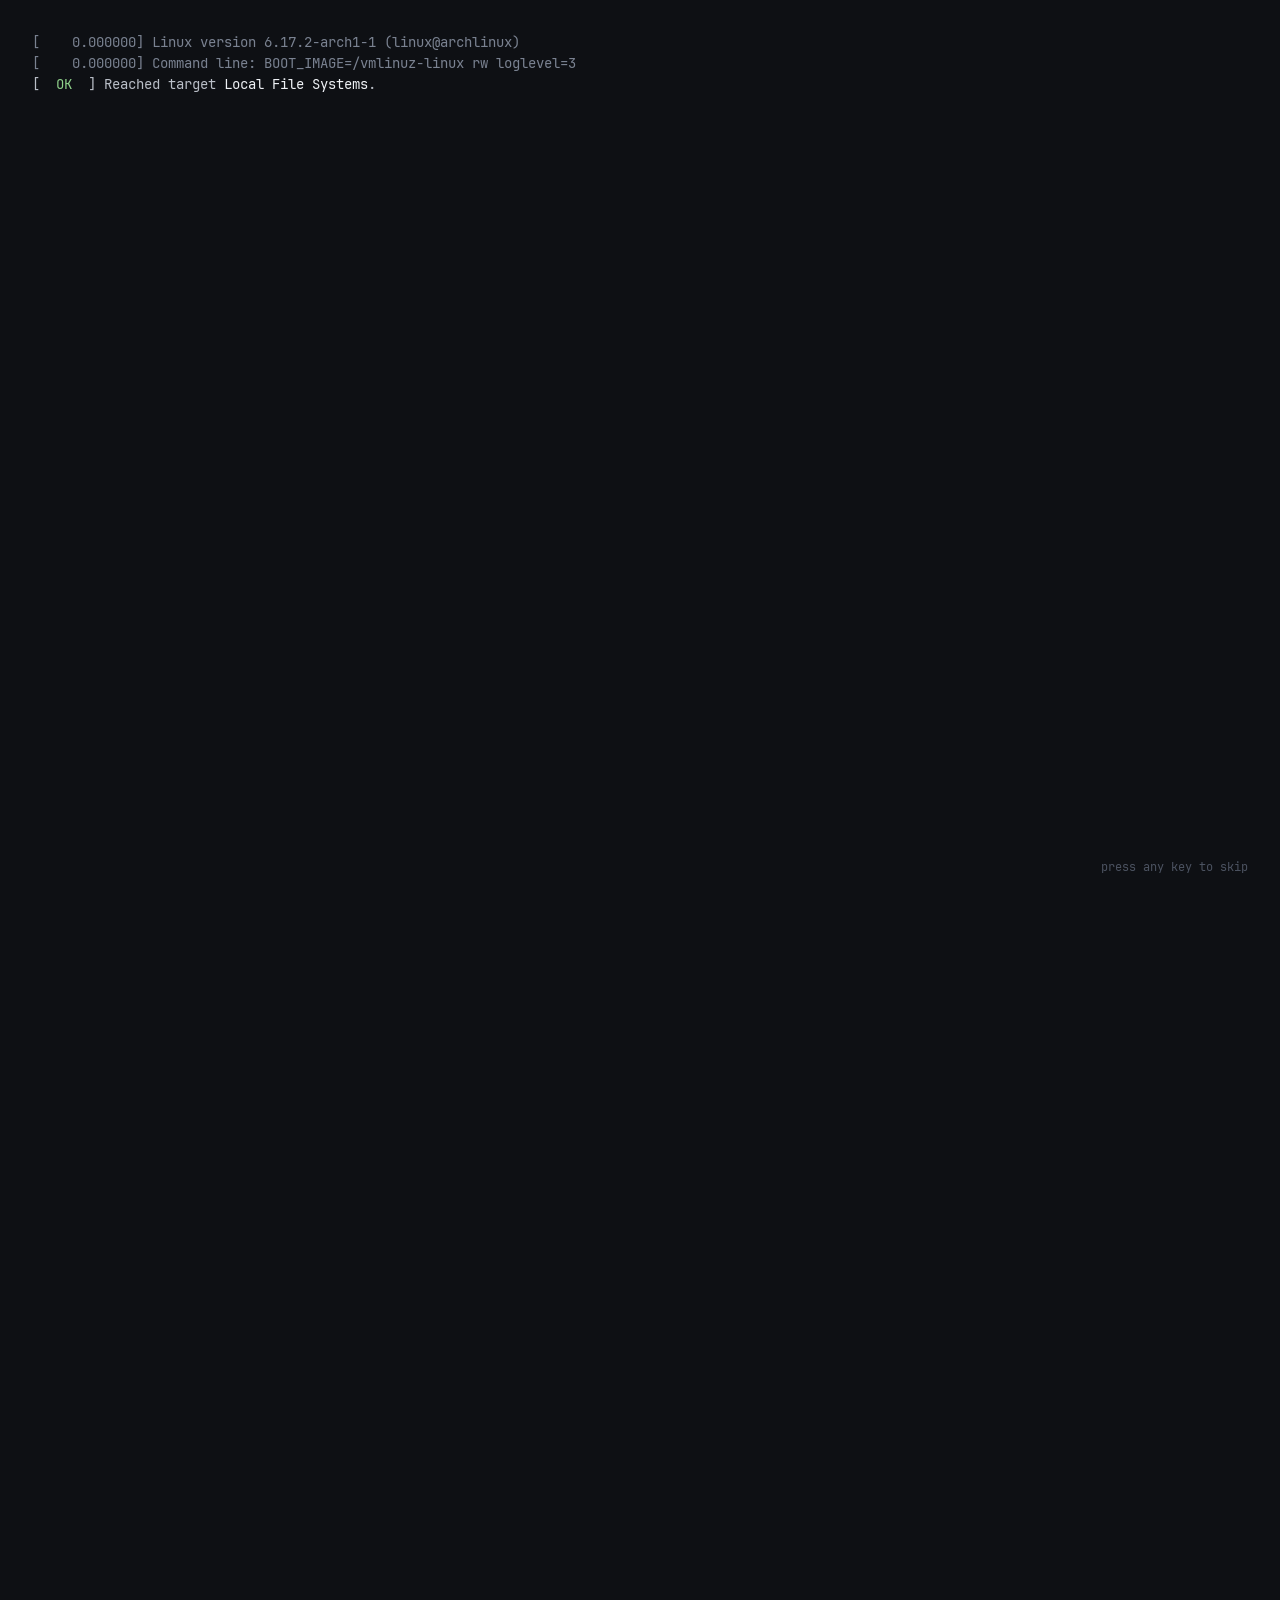
<file: index.html>
<!doctype html>
<html lang="en">
<head>
  <meta charset="utf-8">
  <meta name="viewport" content="width=device-width, initial-scale=1">
  <title>Oliver King</title>
  <meta name="description" content="Oliver King: computer science at Rutgers, VP of RUSLUG, and builder of homelabs, embedded hardware, and AI agents. Based in the NYC area.">
  <meta name="theme-color" content="#0e1014">
  <meta property="og:title" content="Oliver King">
  <meta property="og:description" content="CS @ Rutgers · VP of RUSLUG · homelabs, embedded hardware, and agents.">
  <meta property="og:type" content="website">
  <meta property="og:image" content="https://oliolioxnfre.github.io/portfolio/assets/img/og-icon.png">
  <meta property="og:image:width" content="512">
  <meta property="og:image:height" content="512">
  <meta name="twitter:card" content="summary">
  <link rel="icon" href="favicon.svg" type="image/svg+xml">
  <link rel="preload" href="assets/fonts/JetBrainsMonoNF-Regular.woff2" as="font" type="font/woff2" crossorigin>
  <link rel="stylesheet" href="css/style.css">
  <!-- Decide before first paint whether to play the boot sequence:
       first visit this session, no #deep-link, and motion allowed. -->
  <script>(function (d) { d.classList.add("js"); try { if (!location.hash && !matchMedia("(prefers-reduced-motion: reduce)").matches && sessionStorage.getItem("booted") !== "1") d.classList.add("booting", "intro"); } catch (e) {} })(document.documentElement)</script>
  <script type="module" src="js/home.js"></script>
</head>
<body data-root="./">
  <div id="boot" class="boot" aria-hidden="true">
    <div class="boot-screen" id="boot-screen"></div>
    <p class="boot-skip">press any key to skip</p>
  </div>

  <a class="skip" href="#main">skip to content</a>

  <header class="bar">
    <div class="bar-left">
      <a class="seg seg-session" href="#top" aria-label="Oliver King, home"><span class="nf" aria-hidden="true">&#xf31a;</span><span class="label"> oliver</span></a>
      <nav class="windows" aria-label="Sections">
        <a href="#top" data-win="top"><span class="n">0:</span>whoami</a>
        <a href="#about" data-win="about"><span class="n">1:</span>about</a>
        <a href="#work" data-win="work"><span class="n">2:</span>work</a>
        <a href="#projects" data-win="projects"><span class="n">3:</span>projects</a>
        <a href="#contact" data-win="contact"><span class="n">4:</span>contact</a>
      </nav>
    </div>
    <div class="bar-right">
      <span class="hint" aria-hidden="true"><kbd>:</kbd> cmd</span>
      <span class="seg seg-loc"><span class="nf" aria-hidden="true">&#xf041;</span> nyc</span>
      <span class="seg seg-clock"><span class="nf" aria-hidden="true">&#xf017;</span> <time id="clock">--:--</time></span>
    </div>
  </header>

  <main id="main">
    <!-- Hero -->
    <section id="top" class="hero" aria-labelledby="name">
      <p class="prompt"><span class="ps1">oliver@nyc</span>:<span class="path">~</span>$ <span class="cmd" id="hero-cmd">whoami</span><span class="cursor hero-cursor" aria-hidden="true"></span></p>
      <div class="hero-grid">
        <div class="hero-text">
          <h1 id="name" class="stagger" style="--i:0">Oliver King</h1>
          <p class="tagline stagger" style="--i:1">CS @ Rutgers <span class="sep">·</span> VP of RUSLUG <span class="sep">·</span> homelabs, hardware &amp; agents</p>
          <ul class="links stagger" style="--i:2" id="hero-links">
            <li><a href="https://github.com/oliolioxnfre"><span class="nf" aria-hidden="true">&#xf09b;</span> github</a></li>
            <li><a href="mailto:oli.m.king@proton.me"><span class="nf" aria-hidden="true">&#xf0e0;</span> email</a></li>
            <li><a href="https://www.linkedin.com/in/oliver-m-king"><span class="nf" aria-hidden="true">&#xf0e1;</span> linkedin</a></li>
          </ul>
        </div>
        <figure class="portrait stagger" style="--i:1">
          <img src="assets/img/me.webp" width="832" height="900" alt="Portrait of Oliver King" fetchpriority="high">
        </figure>
      </div>
    </section>

    <!-- About -->
    <section id="about" class="section" aria-labelledby="about-h">
      <header class="sec-head"><span class="sec-num">01</span><h2 id="about-h">About</h2></header>
      <div class="about-grid">
        <div class="prose">
          <p>I'm a computer science student at Rutgers, based in the NYC area. I like working close to the metal (firmware, microcontrollers, my homelab) and building agents that do real work.</p>
          <p>I'm vice president of <a href="https://ruslug.org">RUSLUG</a>, the Rutgers University Student Linux User Group. This past summer I interned at Appenza in Egypt.</p>
        </div>
        <dl class="facts">
          <div><dt><span class="nf" aria-hidden="true">&#xf19d;</span> edu</dt><dd>B.S. Computer Science, Rutgers</dd></div>
          <div><dt><span class="nf" aria-hidden="true">&#xf0c0;</span> club</dt><dd>Vice President, RUSLUG</dd></div>
          <div><dt><span class="nf" aria-hidden="true">&#xf0b1;</span> work</dt><dd>Intern @ Appenza, Egypt</dd></div>
          <div><dt><span class="nf" aria-hidden="true">&#xf041;</span> loc</dt><dd>NYC area</dd></div>
          <div><dt><span class="nf" aria-hidden="true">&#xf120;</span> into</dt><dd>linux, embedded, self-hosting, agents</dd></div>
        </dl>
      </div>
      <figure class="photo">
        <img src="assets/img/ruslug.jpg" width="1400" height="1050" loading="lazy" decoding="async"
             alt="RUSLUG members posing and goofing around in a Rutgers classroom in front of a wall-mounted screen showing a Linux desktop, with a HackRU banner on the wall.">
        <figcaption>RUSLUG, the Rutgers University Student Linux User Group</figcaption>
      </figure>
    </section>

    <!-- Experience -->
    <section id="work" class="section" aria-labelledby="work-h">
      <header class="sec-head"><span class="sec-num">02</span><h2 id="work-h">Experience</h2></header>
      <ol class="timeline" id="timeline"></ol>
    </section>

    <!-- Projects -->
    <section id="projects" class="section" aria-labelledby="projects-h">
      <header class="sec-head"><span class="sec-num">03</span><h2 id="projects-h">Projects</h2></header>
      <ul class="grid" id="project-grid"></ul>
      <noscript><p>Projects are listed on <a href="https://github.com/oliolioxnfre">GitHub</a>.</p></noscript>

      <h3 class="sub-head" id="misc">Other repos</h3>
      <ul class="repos" id="misc-list"></ul>
    </section>

    <!-- Contact -->
    <section id="contact" class="section" aria-labelledby="contact-h">
      <header class="sec-head"><span class="sec-num">04</span><h2 id="contact-h">Contact</h2></header>
      <ul class="contact" id="contact-list">
        <li><a href="mailto:oli.m.king@proton.me"><span class="nf" aria-hidden="true">&#xf0e0;</span><span class="c-k">email</span><span class="c-v">oli.m.king@proton.me</span></a></li>
        <li><a href="https://github.com/oliolioxnfre"><span class="nf" aria-hidden="true">&#xf09b;</span><span class="c-k">github</span><span class="c-v">oliolioxnfre</span></a></li>
        <li><a href="https://www.linkedin.com/in/oliver-m-king"><span class="nf" aria-hidden="true">&#xf0e1;</span><span class="c-k">linkedin</span><span class="c-v">in/oliver-m-king</span></a></li>
      </ul>
    </section>
  </main>

  <footer class="foot">
    <p>© <span id="year">2026</span> oliver king <span class="sep">·</span> plain html/css/js on github pages</p>
    <button type="button" class="reboot" id="reboot"><span class="nf" aria-hidden="true">&#xf2f1;</span> reboot</button>
  </footer>

  <form class="cmdline" id="cmdline" hidden autocomplete="off">
    <label for="cmd-input" class="sr-only">Command</label>
    <span aria-hidden="true">:</span><input id="cmd-input" spellcheck="false" autocapitalize="off">
    <output id="cmd-msg" aria-live="polite"></output>
  </form>
</body>
</html>
</file>
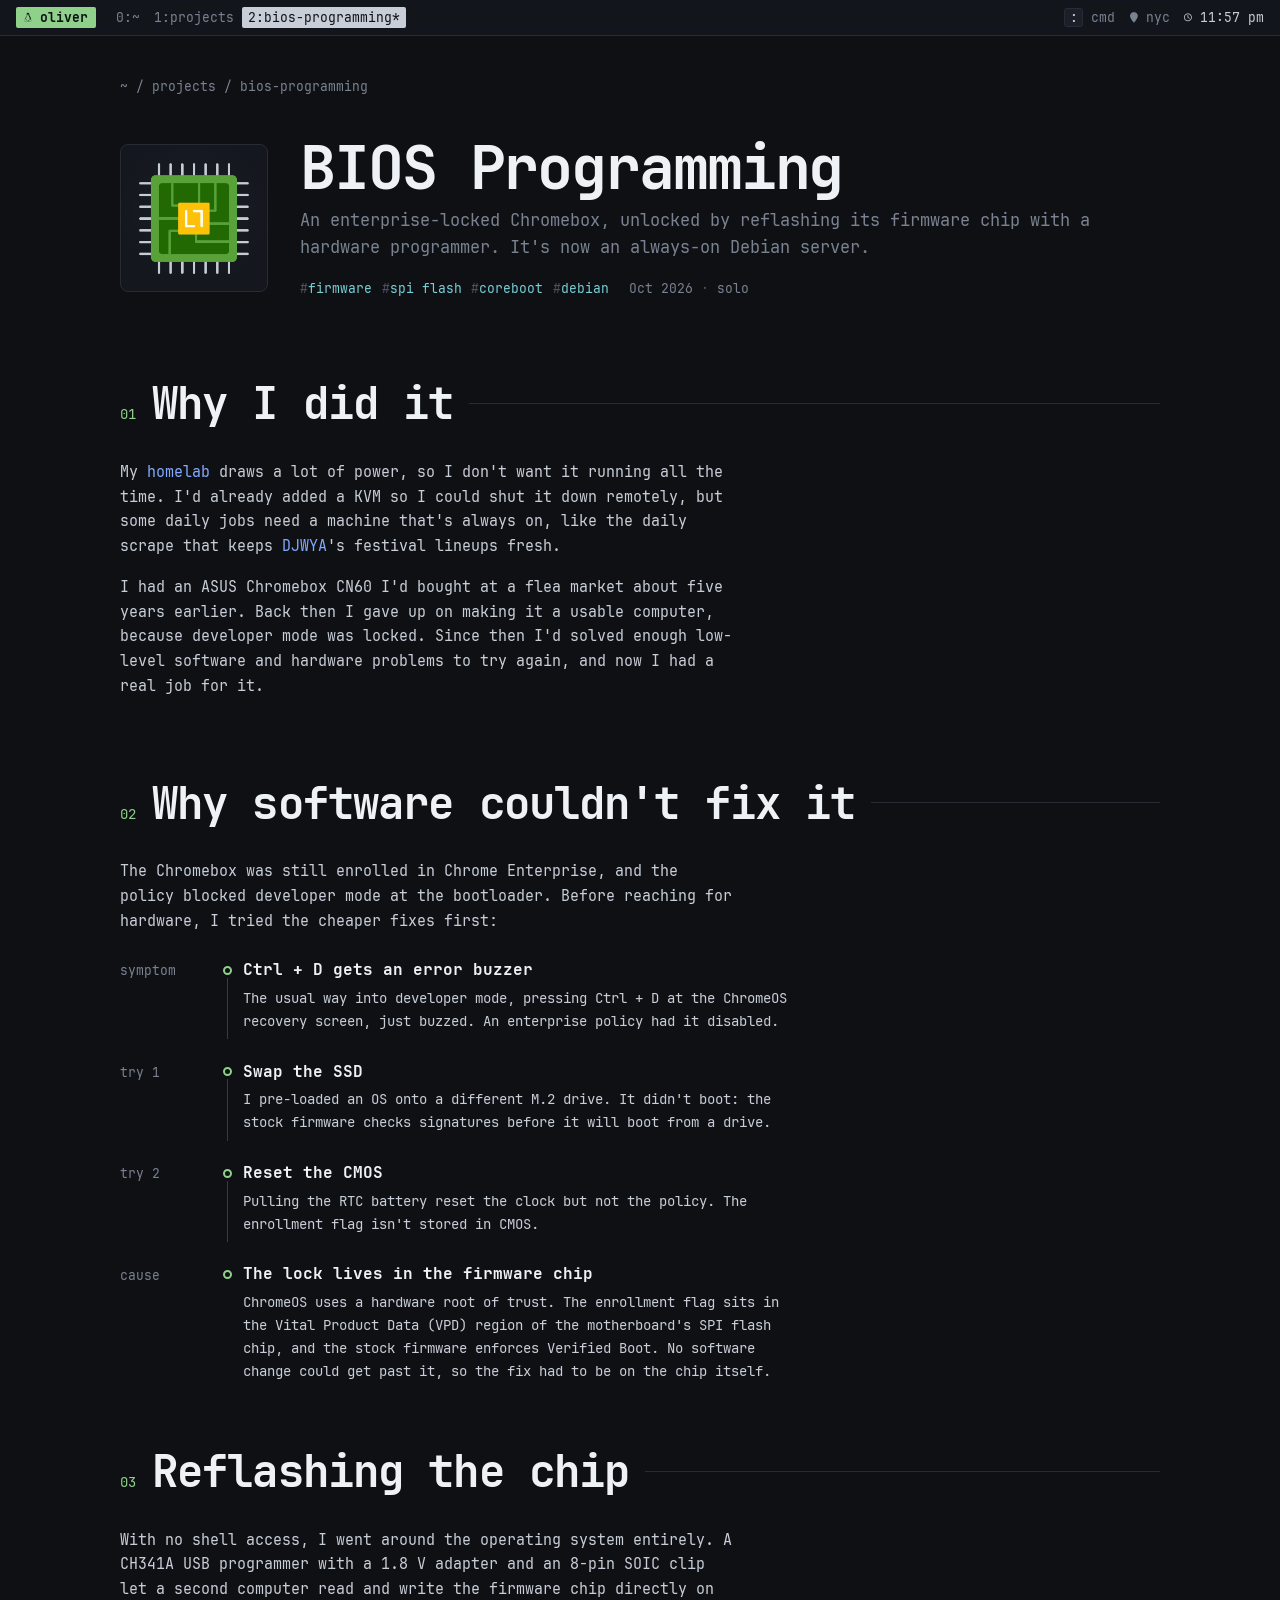
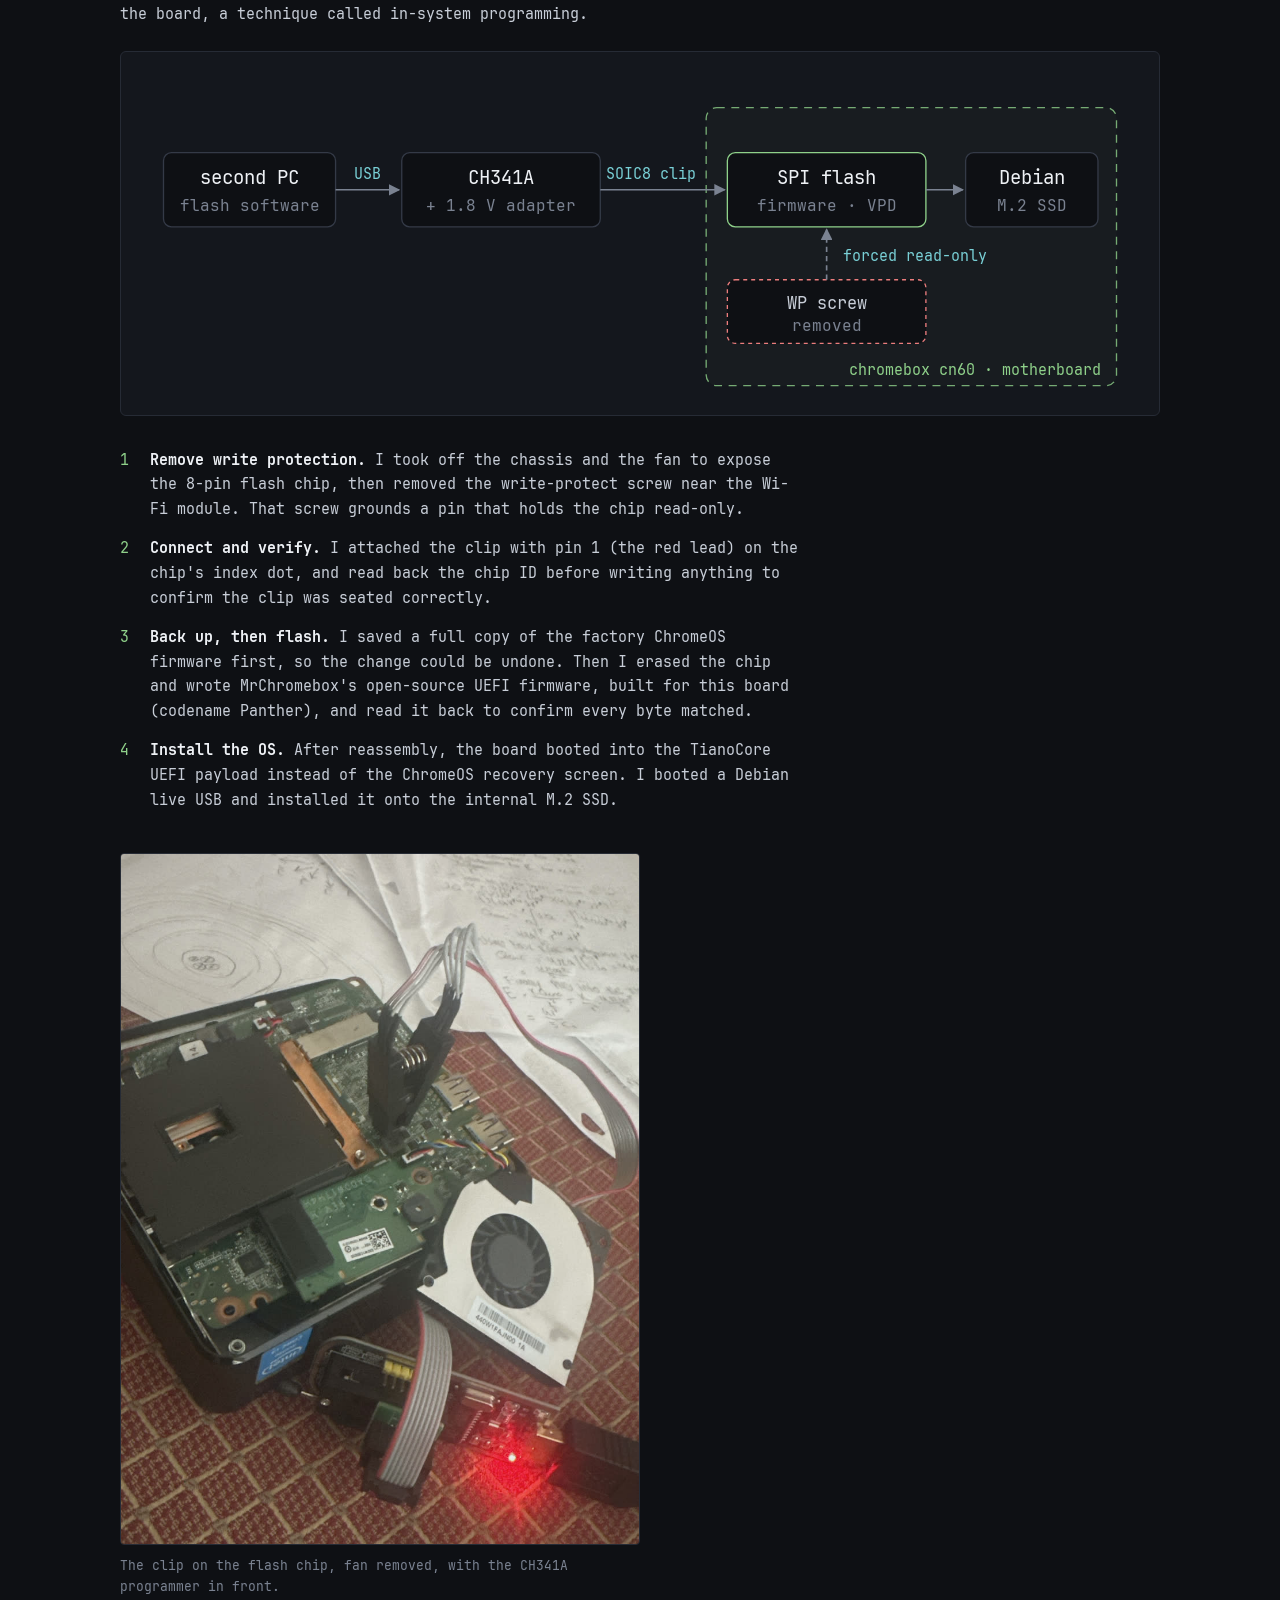
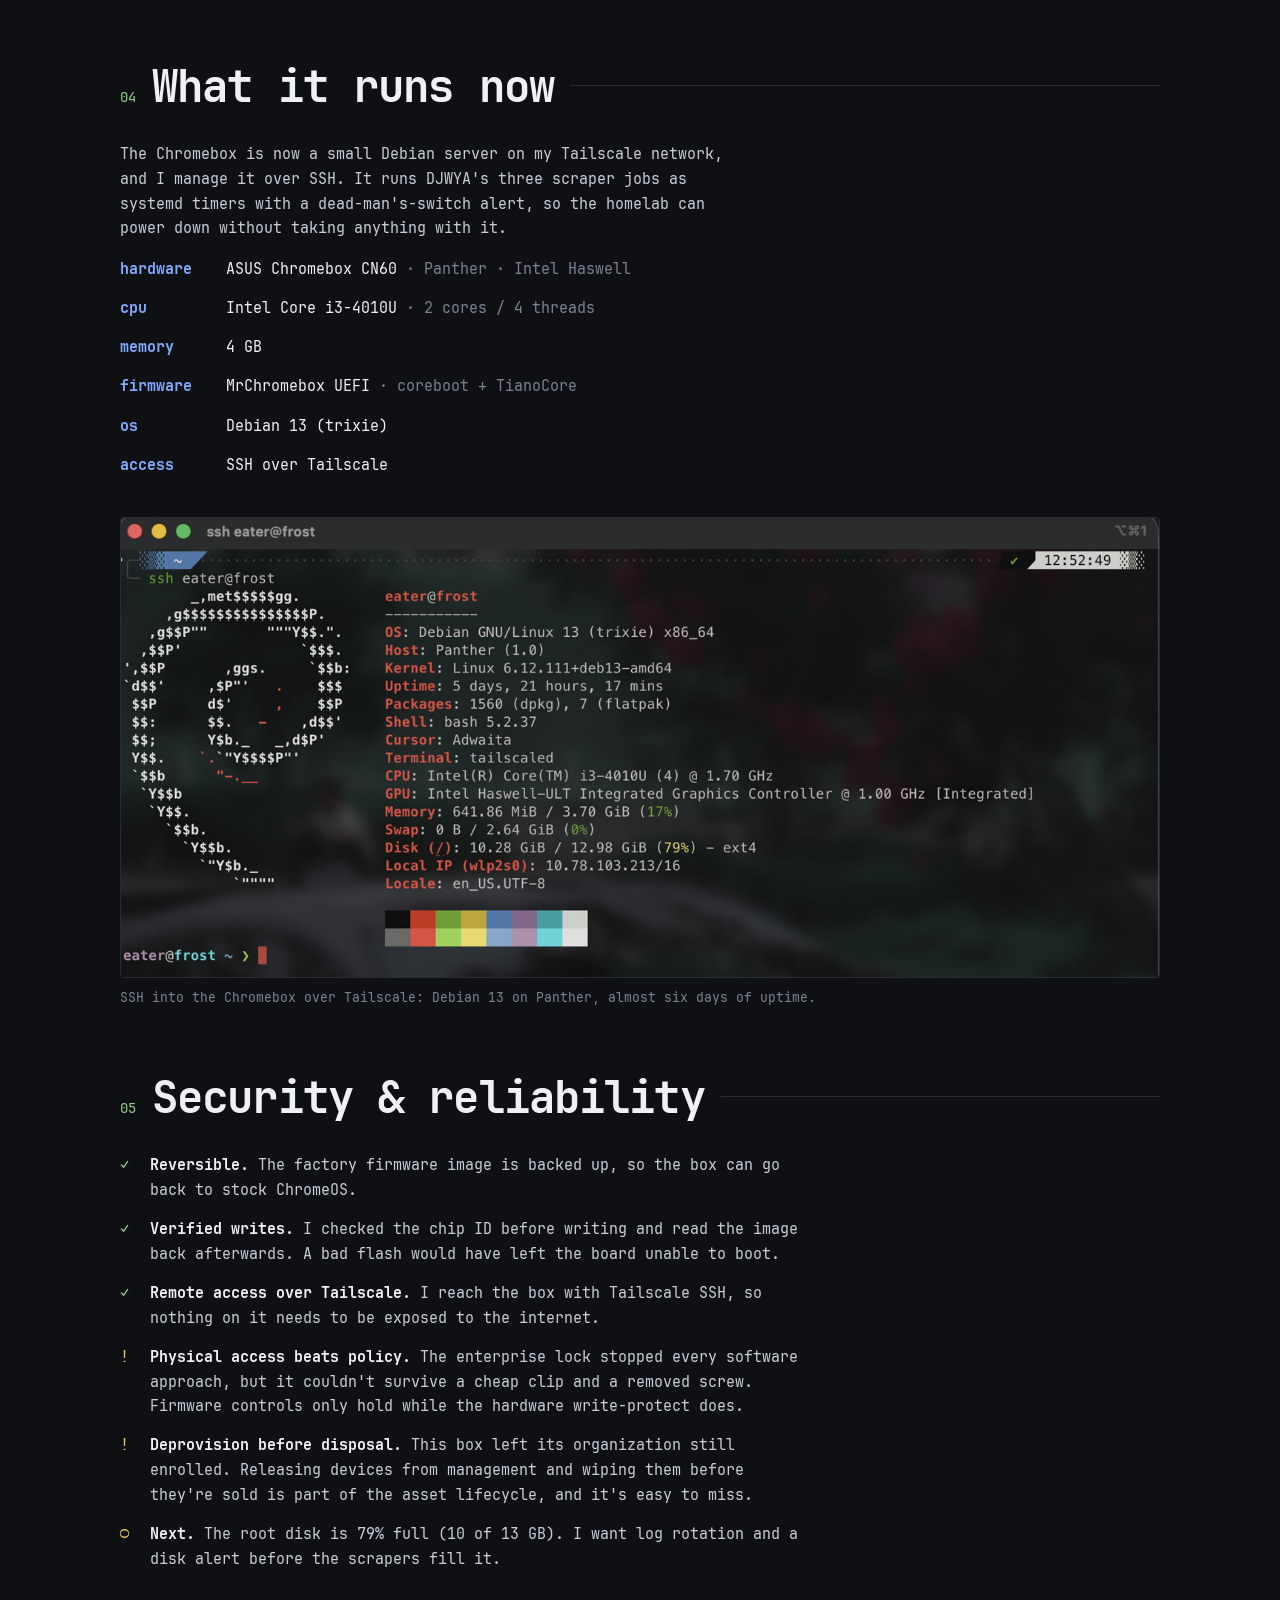
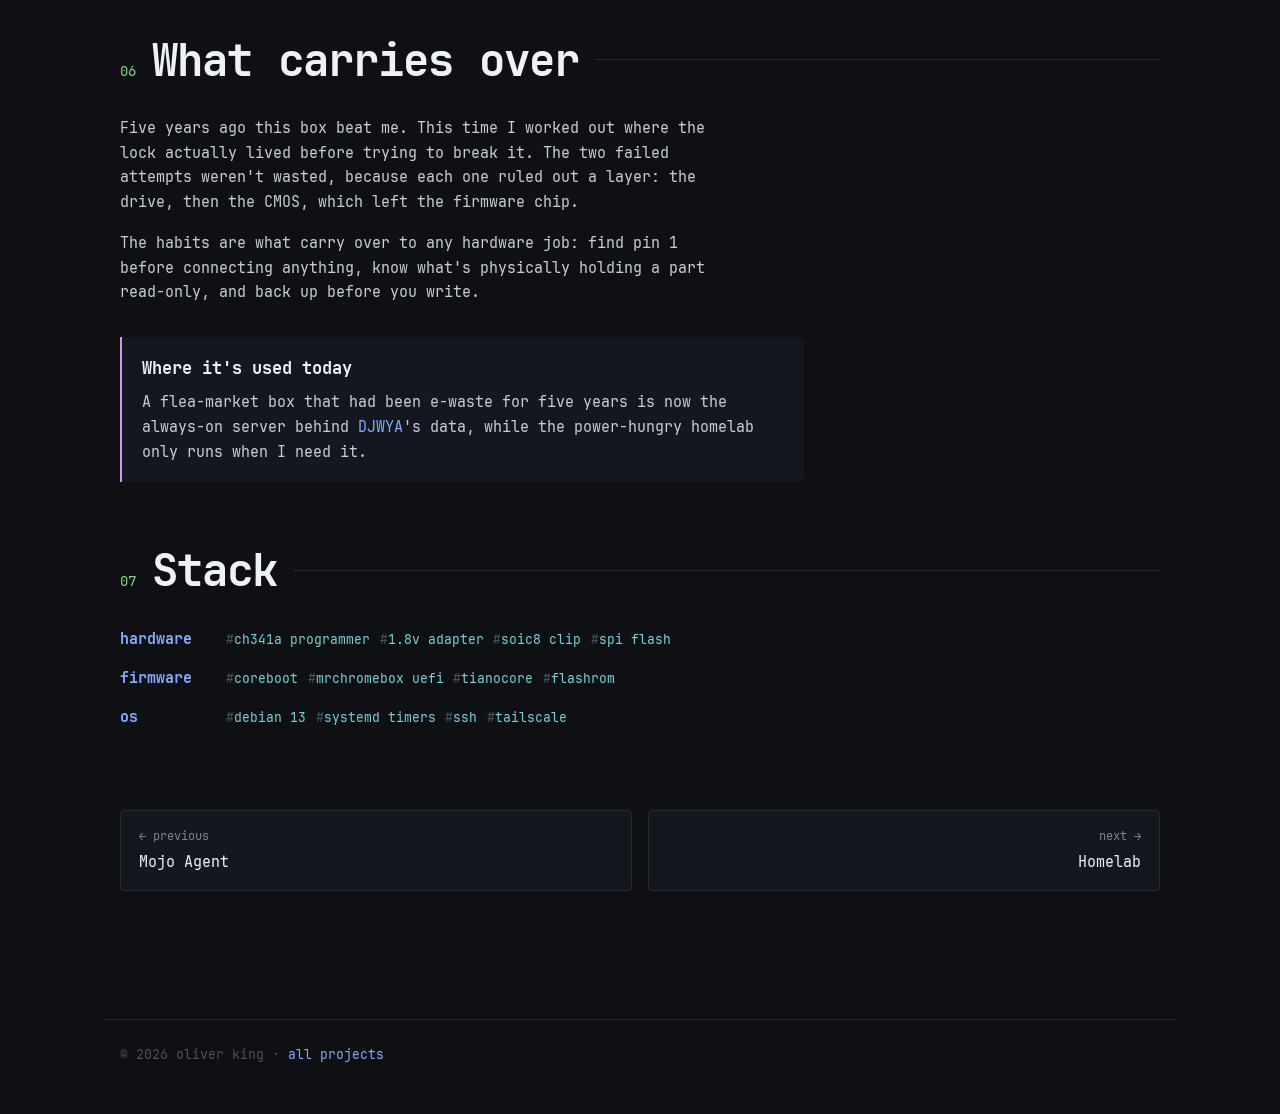
<file: projects/bios-programming/index.html>
<!doctype html>
<html lang="en">
<head>
  <meta charset="utf-8">
  <meta name="viewport" content="width=device-width, initial-scale=1">
  <title>BIOS Programming · Oliver King</title>
  <meta name="description" content="Reflashing the SPI chip of an enterprise-locked ASUS Chromebox with a hardware programmer, turning it into an always-on Debian server.">
  <meta name="theme-color" content="#0e1014">
  <meta property="og:title" content="BIOS Programming · Oliver King">
  <meta property="og:description" content="Reflashing an enterprise-locked Chromebox's firmware with a hardware programmer to turn it into an always-on Debian server.">
  <link rel="icon" href="../../favicon.svg" type="image/svg+xml">
  <link rel="preload" href="../../assets/fonts/JetBrainsMonoNF-Regular.woff2" as="font" type="font/woff2" crossorigin>
  <link rel="stylesheet" href="../../css/style.css">
  <script>document.documentElement.classList.add("js")</script>
  <script type="module" src="../../js/shell.js"></script>
</head>
<body data-root="../../">
  <a class="skip" href="#main">skip to content</a>

  <header class="bar">
    <div class="bar-left">
      <a class="seg seg-session" href="../../" aria-label="Oliver King, home"><span class="nf" aria-hidden="true">&#xf31a;</span><span class="label"> oliver</span></a>
      <nav class="windows" aria-label="Site">
        <a href="../../"><span class="n">0:</span>~</a>
        <a href="../../#projects"><span class="n">1:</span>projects</a>
        <a href="./" aria-current="true"><span class="n">2:</span>bios-programming</a>
      </nav>
    </div>
    <div class="bar-right">
      <span class="hint" aria-hidden="true"><kbd>:</kbd> cmd</span>
      <span class="seg seg-loc"><span class="nf" aria-hidden="true">&#xf041;</span> nyc</span>
      <span class="seg seg-clock"><span class="nf" aria-hidden="true">&#xf017;</span> <time id="clock">--:--</time></span>
    </div>
  </header>

  <main id="main">
    <p class="crumbs"><a href="../../">~</a> / <a href="../../#projects">projects</a> / bios-programming</p>

    <header class="proj-hero">
      <div class="proj-logo">
        <img src="../../assets/img/projects/bios-programming.webp" alt="BIOS Programming logo" style="view-transition-name: logo-bios-programming">
      </div>
      <div>
        <h1>BIOS Programming</h1>
        <p class="tagline">An enterprise-locked Chromebox, unlocked by reflashing its firmware chip with a hardware programmer. It's now an always-on Debian server.</p>
        <ul class="proj-meta">
          <li><ul class="tags" aria-label="Stack"><li>firmware</li><li>spi flash</li><li>coreboot</li><li>debian</li></ul></li>
          <li>Oct 2026 <span class="sep">·</span> solo</li>
        </ul>
      </div>
    </header>

    <div class="proj-body">
      <!-- 01 · why -->
      <section class="section" aria-labelledby="why-h">
        <header class="sec-head"><span class="sec-num">01</span><h2 id="why-h">Why I did it</h2></header>
        <div class="prose">
          <p>My <a href="../homelab/">homelab</a> draws a lot of power, so I don't want it running all the time. I'd already added a KVM so I could shut it down remotely, but some daily jobs need a machine that's always on, like the daily scrape that keeps <a href="../djwya/">DJWYA</a>'s festival lineups fresh.</p>
          <p>I had an ASUS Chromebox CN60 I'd bought at a flea market about five years earlier. Back then I gave up on making it a usable computer, because developer mode was locked. Since then I'd solved enough low-level software and hardware problems to try again, and now I had a real job for it.</p>
        </div>
      </section>

      <!-- 02 · the problem -->
      <section class="section" aria-labelledby="story-h">
        <header class="sec-head"><span class="sec-num">02</span><h2 id="story-h">Why software couldn't fix it</h2></header>
        <div class="prose">
          <p>The Chromebox was still enrolled in Chrome Enterprise, and the policy blocked developer mode at the bootloader. Before reaching for hardware, I tried the cheaper fixes first:</p>
        </div>
        <ol class="timeline story">
          <li><span class="when">symptom</span><span class="dot" aria-hidden="true"></span><div>
            <span class="what">Ctrl + D gets an error buzzer</span>
            <span class="note">The usual way into developer mode, pressing Ctrl + D at the ChromeOS recovery screen, just buzzed. An enterprise policy had it disabled.</span>
          </div></li>
          <li><span class="when">try 1</span><span class="dot" aria-hidden="true"></span><div>
            <span class="what">Swap the SSD</span>
            <span class="note">I pre-loaded an OS onto a different M.2 drive. It didn't boot: the stock firmware checks signatures before it will boot from a drive.</span>
          </div></li>
          <li><span class="when">try 2</span><span class="dot" aria-hidden="true"></span><div>
            <span class="what">Reset the CMOS</span>
            <span class="note">Pulling the RTC battery reset the clock but not the policy. The enrollment flag isn't stored in CMOS.</span>
          </div></li>
          <li><span class="when">cause</span><span class="dot" aria-hidden="true"></span><div>
            <span class="what">The lock lives in the firmware chip</span>
            <span class="note">ChromeOS uses a hardware root of trust. The enrollment flag sits in the Vital Product Data (VPD) region of the motherboard's SPI flash chip, and the stock firmware enforces Verified Boot. No software change could get past it, so the fix had to be on the chip itself.</span>
          </div></li>
        </ol>
      </section>

      <!-- 03 · the fix -->
      <section class="section" aria-labelledby="how-h">
        <header class="sec-head"><span class="sec-num">03</span><h2 id="how-h">Reflashing the chip</h2></header>
        <div class="prose">
          <p>With no shell access, I went around the operating system entirely. A CH341A USB programmer with a 1.8 V adapter and an 8-pin SOIC clip let a second computer read and write the firmware chip directly on the board, a technique called in-system programming.</p>
        </div>
        <figure class="arch">
          <div class="arch-scroll">
            <svg viewBox="0 0 760 250" role="img" aria-labelledby="isp-title isp-desc">
              <title id="isp-title">In-system programming setup</title>
              <desc id="isp-desc">A second computer connects over USB to a CH341A programmer with a 1.8 volt adapter. An 8-pin SOIC clip connects the programmer to the SPI flash chip on the Chromebox motherboard. The flash chip holds the firmware and the VPD region. A write-protect screw grounds the chip into read-only mode and was removed. After flashing, the board boots Debian from its M.2 SSD.</desc>
              <defs>
                <marker id="arw" viewBox="0 0 10 10" refX="9" refY="5" markerWidth="7" markerHeight="7" orient="auto-start-reverse"><path d="M0,0 L10,5 L0,10 z" class="a-head"/></marker>
              </defs>

              <rect class="a-chip" x="430" y="30" width="310" height="210" rx="8"/>
              <text class="a-chip-lbl" x="728" y="232" text-anchor="end">chromebox cn60 · motherboard</text>

              <g class="a-box"><rect x="20" y="64" width="130" height="56" rx="6"/><text x="85" y="88">second PC</text><text class="a-sub" x="85" y="108">flash software</text></g>
              <g class="a-box"><rect x="200" y="64" width="150" height="56" rx="6"/><text x="275" y="88">CH341A</text><text class="a-sub" x="275" y="108">+ 1.8 V adapter</text></g>
              <g class="a-box a-db"><rect x="446" y="64" width="150" height="56" rx="6"/><text x="521" y="88">SPI flash</text><text class="a-sub" x="521" y="108">firmware · VPD</text></g>
              <g class="a-box"><rect x="626" y="64" width="100" height="56" rx="6"/><text x="676" y="88">Debian</text><text class="a-sub" x="676" y="108">M.2 SSD</text></g>
              <g class="a-box a-atk a-ext"><rect x="446" y="160" width="150" height="48" rx="6"/><text x="521" y="182">WP screw</text><text class="a-sub" x="521" y="199">removed</text></g>

              <line class="a-edge" x1="150" y1="92" x2="198" y2="92" marker-end="url(#arw)"/>
              <text class="a-lbl" x="174" y="84" text-anchor="middle">USB</text>
              <line class="a-edge" x1="350" y1="92" x2="444" y2="92" marker-end="url(#arw)"/>
              <text class="a-lbl" x="388" y="84" text-anchor="middle">SOIC8 clip</text>
              <line class="a-edge" x1="596" y1="92" x2="624" y2="92" marker-end="url(#arw)"/>
              <line class="a-edge a-dash" x1="521" y1="160" x2="521" y2="122" marker-end="url(#arw)"/>
              <text class="a-lbl" x="533" y="146">forced read-only</text>
            </svg>
          </div>
        </figure>

        <ol class="checks steps">
          <li><span class="ck" aria-hidden="true">1</span><div><b>Remove write protection.</b> I took off the chassis and the fan to expose the 8-pin flash chip, then removed the write-protect screw near the Wi-Fi module. That screw grounds a pin that holds the chip read-only.</div></li>
          <li><span class="ck" aria-hidden="true">2</span><div><b>Connect and verify.</b> I attached the clip with pin 1 (the red lead) on the chip's index dot, and read back the chip ID before writing anything to confirm the clip was seated correctly.</div></li>
          <li><span class="ck" aria-hidden="true">3</span><div><b>Back up, then flash.</b> I saved a full copy of the factory ChromeOS firmware first, so the change could be undone. Then I erased the chip and wrote MrChromebox's open-source UEFI firmware, built for this board (codename Panther), and read it back to confirm every byte matched.</div></li>
          <li><span class="ck" aria-hidden="true">4</span><div><b>Install the OS.</b> After reassembly, the board booted into the TianoCore UEFI payload instead of the ChromeOS recovery screen. I booted a Debian live USB and installed it onto the internal M.2 SSD.</div></li>
        </ol>

        <figure class="photo tall">
          <img src="../../assets/img/projects/bios-programming/spi-clip.jpg" width="900" height="1200" alt="The opened Chromebox with its fan removed, an SOIC8 test clip clamped onto the flash chip, and the CH341A programmer plugged in with its red light on" loading="lazy" decoding="async">
          <figcaption>The clip on the flash chip, fan removed, with the CH341A programmer in front.</figcaption>
        </figure>
      </section>

      <!-- 04 · result -->
      <section class="section" aria-labelledby="result-h">
        <header class="sec-head"><span class="sec-num">04</span><h2 id="result-h">What it runs now</h2></header>
        <div class="prose">
          <p>The Chromebox is now a small Debian server on my Tailscale network, and I manage it over SSH. It runs DJWYA's three scraper jobs as systemd timers with a dead-man's-switch alert, so the homelab can power down without taking anything with it.</p>
        </div>
        <dl class="stack specs">
          <div><dt>hardware</dt><dd>ASUS Chromebox CN60 <span class="dim">· Panther · Intel Haswell</span></dd></div>
          <div><dt>cpu</dt><dd>Intel Core i3-4010U <span class="dim">· 2 cores / 4 threads</span></dd></div>
          <div><dt>memory</dt><dd>4 GB</dd></div>
          <div><dt>firmware</dt><dd>MrChromebox UEFI <span class="dim">· coreboot + TianoCore</span></dd></div>
          <div><dt>os</dt><dd>Debian 13 (trixie)</dd></div>
          <div><dt>access</dt><dd>SSH over Tailscale</dd></div>
        </dl>
        <figure class="photo">
          <img src="../../assets/img/projects/bios-programming/fastfetch.jpg" width="1400" height="618" alt="Terminal over SSH to the Chromebox showing fastfetch output: Debian GNU/Linux 13 on host Panther, Intel i3-4010U, 3.7 GiB memory, uptime 5 days 21 hours" loading="lazy" decoding="async">
          <figcaption>SSH into the Chromebox over Tailscale: Debian 13 on Panther, almost six days of uptime.</figcaption>
        </figure>
      </section>

      <!-- 05 · security -->
      <section class="section" aria-labelledby="sec-h">
        <header class="sec-head"><span class="sec-num">05</span><h2 id="sec-h">Security &amp; reliability</h2></header>
        <ul class="checks">
          <li><span class="ck" aria-hidden="true">✓</span><div><b>Reversible.</b> The factory firmware image is backed up, so the box can go back to stock ChromeOS.</div></li>
          <li><span class="ck" aria-hidden="true">✓</span><div><b>Verified writes.</b> I checked the chip ID before writing and read the image back afterwards. A bad flash would have left the board unable to boot.</div></li>
          <li><span class="ck" aria-hidden="true">✓</span><div><b>Remote access over Tailscale.</b> I reach the box with Tailscale SSH, so nothing on it needs to be exposed to the internet.</div></li>
          <li><span class="ck todo" aria-hidden="true">!</span><div><b>Physical access beats policy.</b> The enterprise lock stopped every software approach, but it couldn't survive a cheap clip and a removed screw. Firmware controls only hold while the hardware write-protect does.</div></li>
          <li><span class="ck todo" aria-hidden="true">!</span><div><b>Deprovision before disposal.</b> This box left its organization still enrolled. Releasing devices from management and wiping them before they're sold is part of the asset lifecycle, and it's easy to miss.</div></li>
          <li><span class="ck todo" aria-hidden="true">○</span><div><b>Next.</b> The root disk is 79% full (10 of 13 GB). I want log rotation and a disk alert before the scrapers fill it.</div></li>
        </ul>
      </section>

      <!-- 06 · lessons -->
      <section class="section" aria-labelledby="learn-h">
        <header class="sec-head"><span class="sec-num">06</span><h2 id="learn-h">What carries over</h2></header>
        <div class="prose">
          <p>Five years ago this box beat me. This time I worked out where the lock actually lived before trying to break it. The two failed attempts weren't wasted, because each one ruled out a layer: the drive, then the CMOS, which left the firmware chip.</p>
          <p>The habits are what carry over to any hardware job: find pin 1 before connecting anything, know what's physically holding a part read-only, and back up before you write.</p>
        </div>
        <aside class="callout">
          <h3 class="feat-title">Where it's used today</h3>
          <p>A flea-market box that had been e-waste for five years is now the always-on server behind <a href="../djwya/">DJWYA</a>'s data, while the power-hungry homelab only runs when I need it.</p>
        </aside>
      </section>

      <!-- 07 · stack -->
      <section class="section" aria-labelledby="stack-h">
        <header class="sec-head"><span class="sec-num">07</span><h2 id="stack-h">Stack</h2></header>
        <dl class="stack">
          <div><dt>hardware</dt><dd><ul class="tags"><li>ch341a programmer</li><li>1.8v adapter</li><li>soic8 clip</li><li>spi flash</li></ul></dd></div>
          <div><dt>firmware</dt><dd><ul class="tags"><li>coreboot</li><li>mrchromebox uefi</li><li>tianocore</li><li>flashrom</li></ul></dd></div>
          <div><dt>os</dt><dd><ul class="tags"><li>debian 13</li><li>systemd timers</li><li>ssh</li><li>tailscale</li></ul></dd></div>
        </dl>
      </section>
    </div>

    <nav class="proj-nav" aria-label="More projects">
      <a class="prev" href="../mojo-agent/"><span class="lbl">← previous</span>Mojo Agent</a>
      <a class="next" href="../homelab/"><span class="lbl">next →</span>Homelab</a>
    </nav>
  </main>

  <footer class="foot">
    <p>© 2026 oliver king <span class="sep">·</span> <a href="../../#projects">all projects</a></p>
  </footer>

  <form class="cmdline" id="cmdline" hidden autocomplete="off">
    <label for="cmd-input" class="sr-only">Command</label>
    <span aria-hidden="true">:</span><input id="cmd-input" spellcheck="false" autocapitalize="off">
    <output id="cmd-msg" aria-live="polite"></output>
  </form>
</body>
</html>
</file>
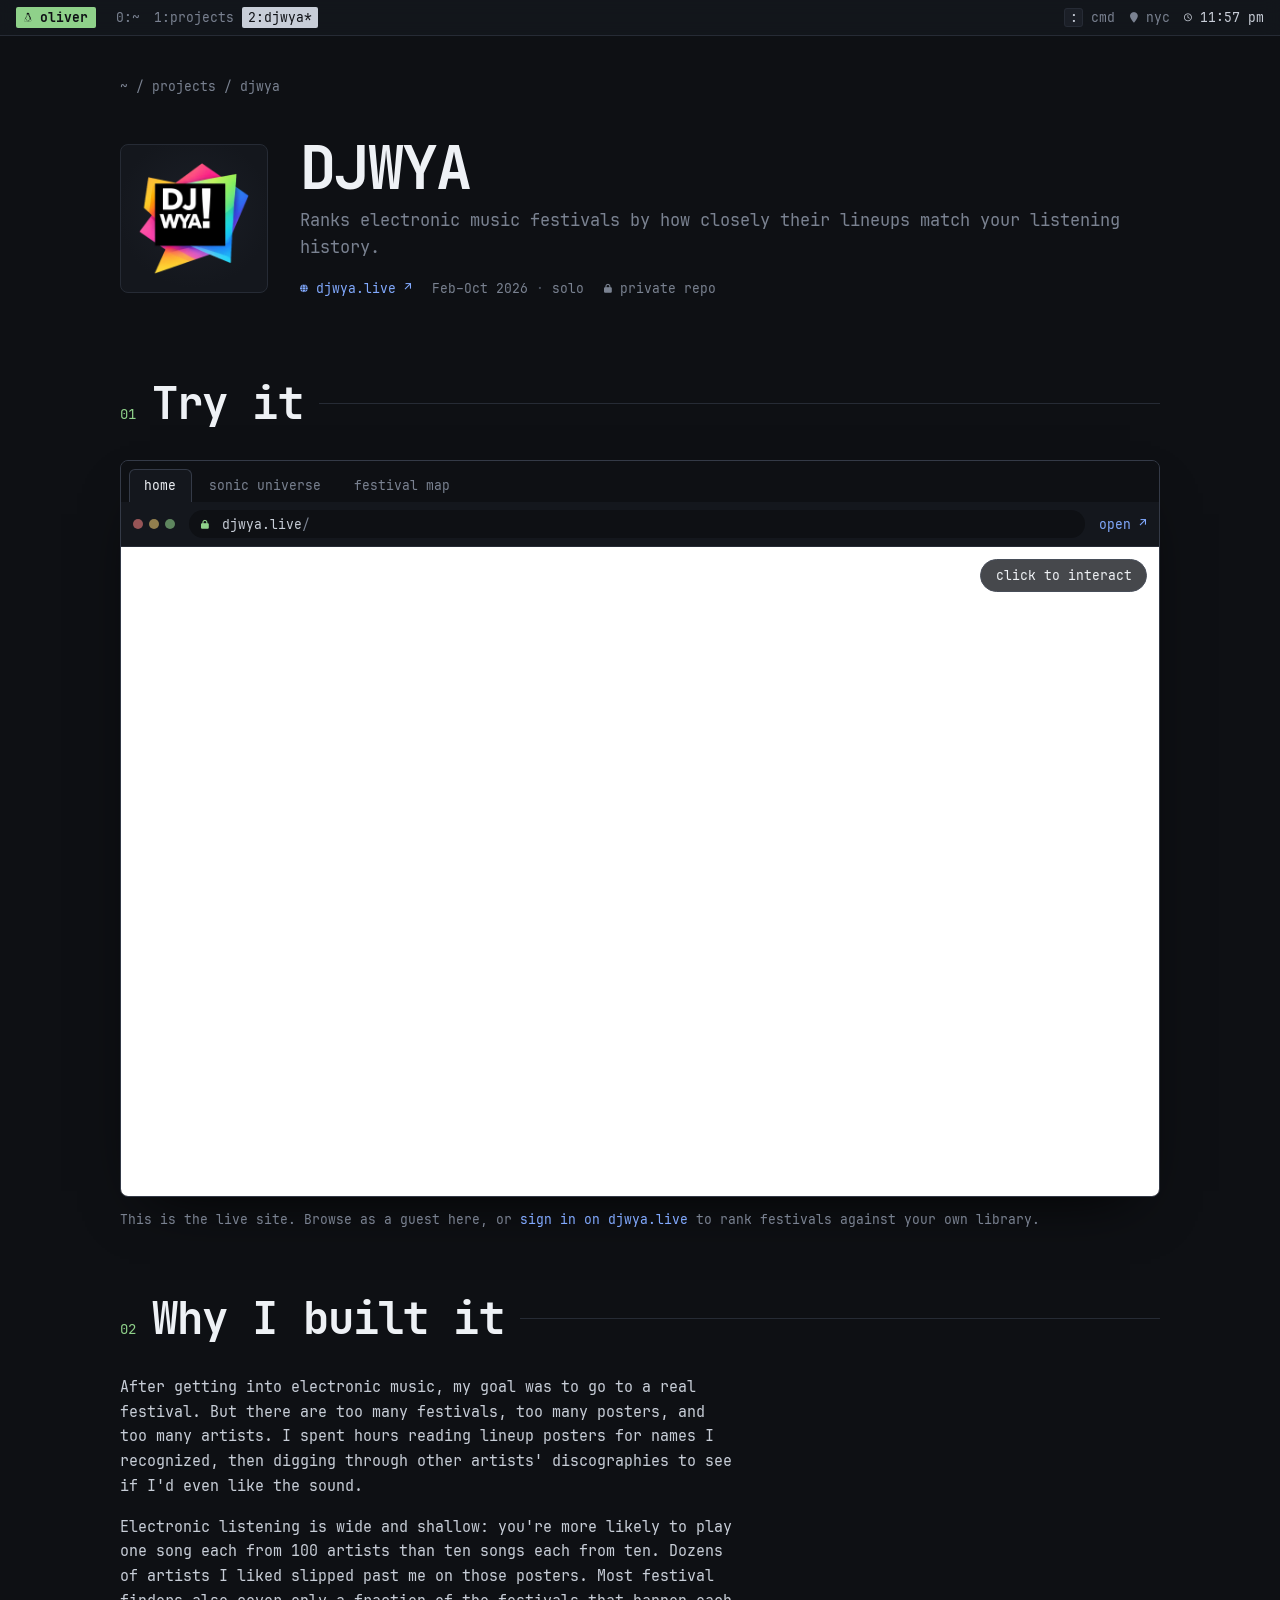
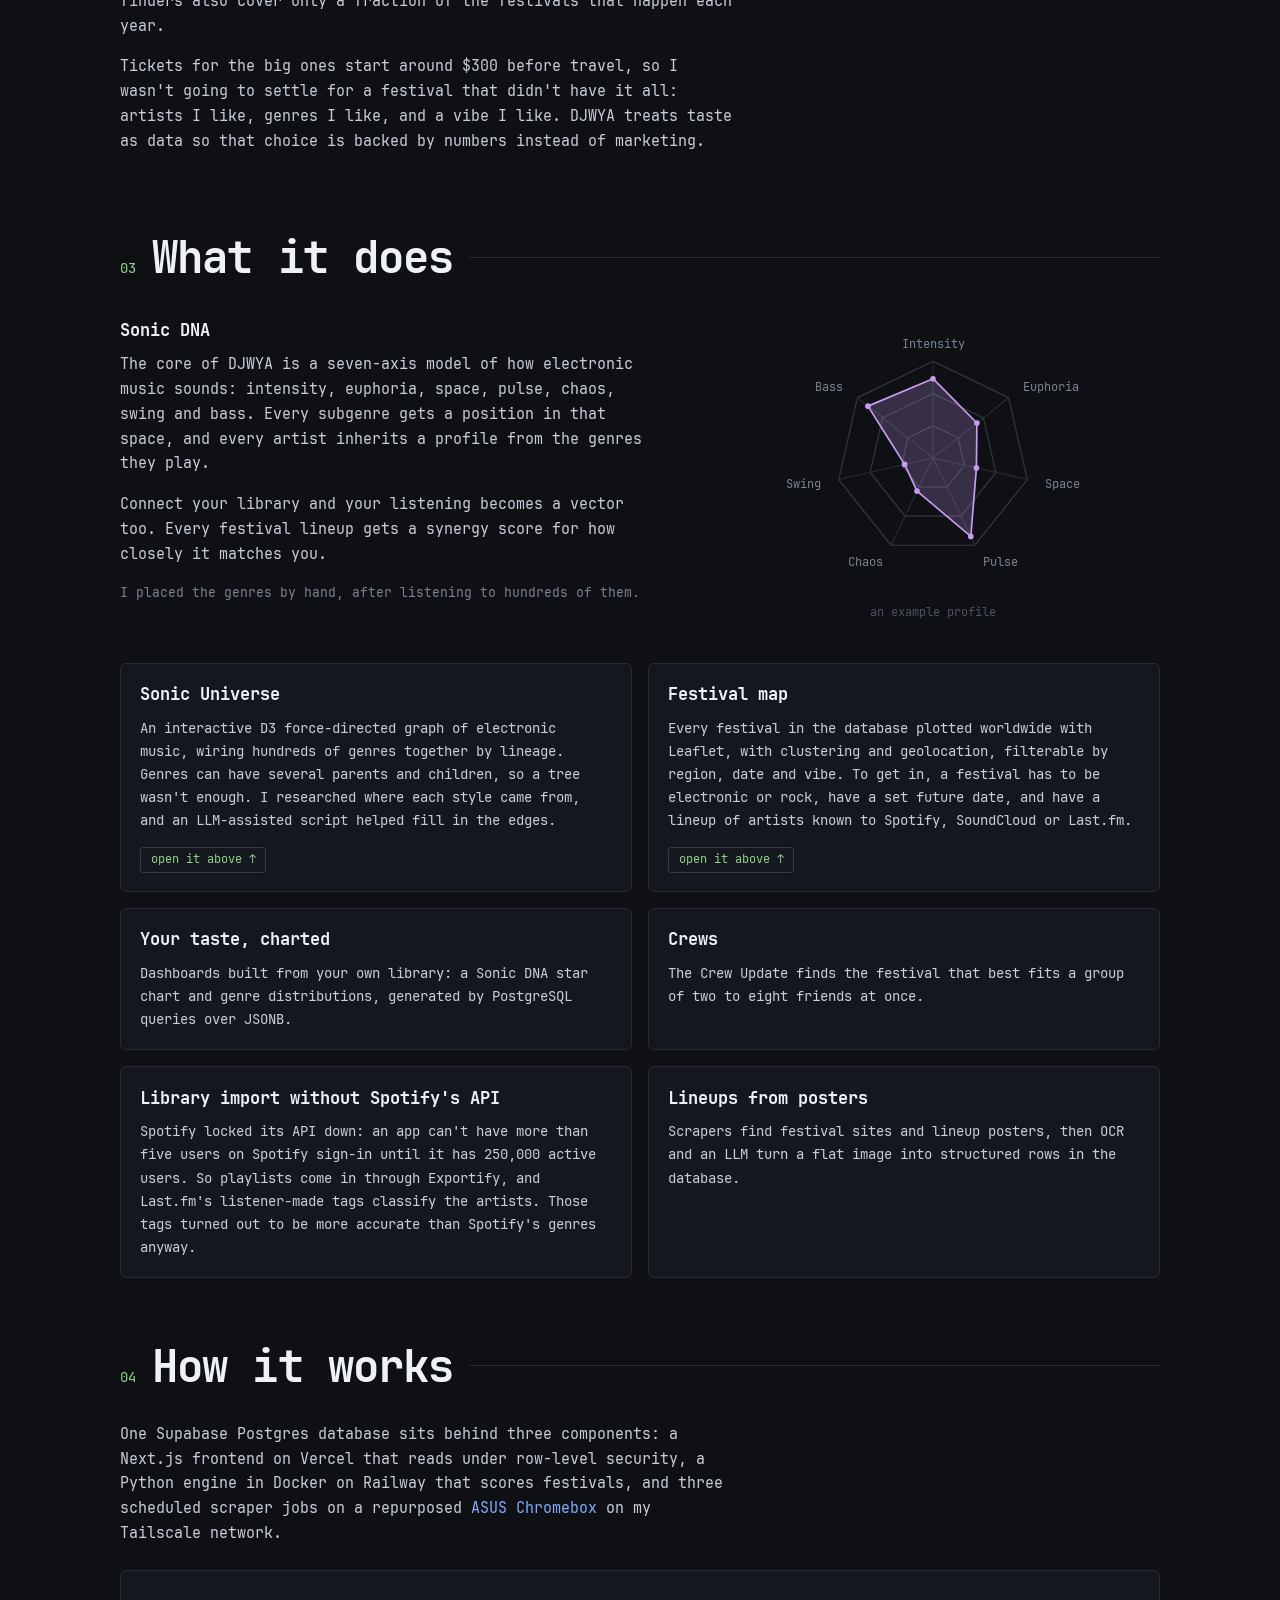
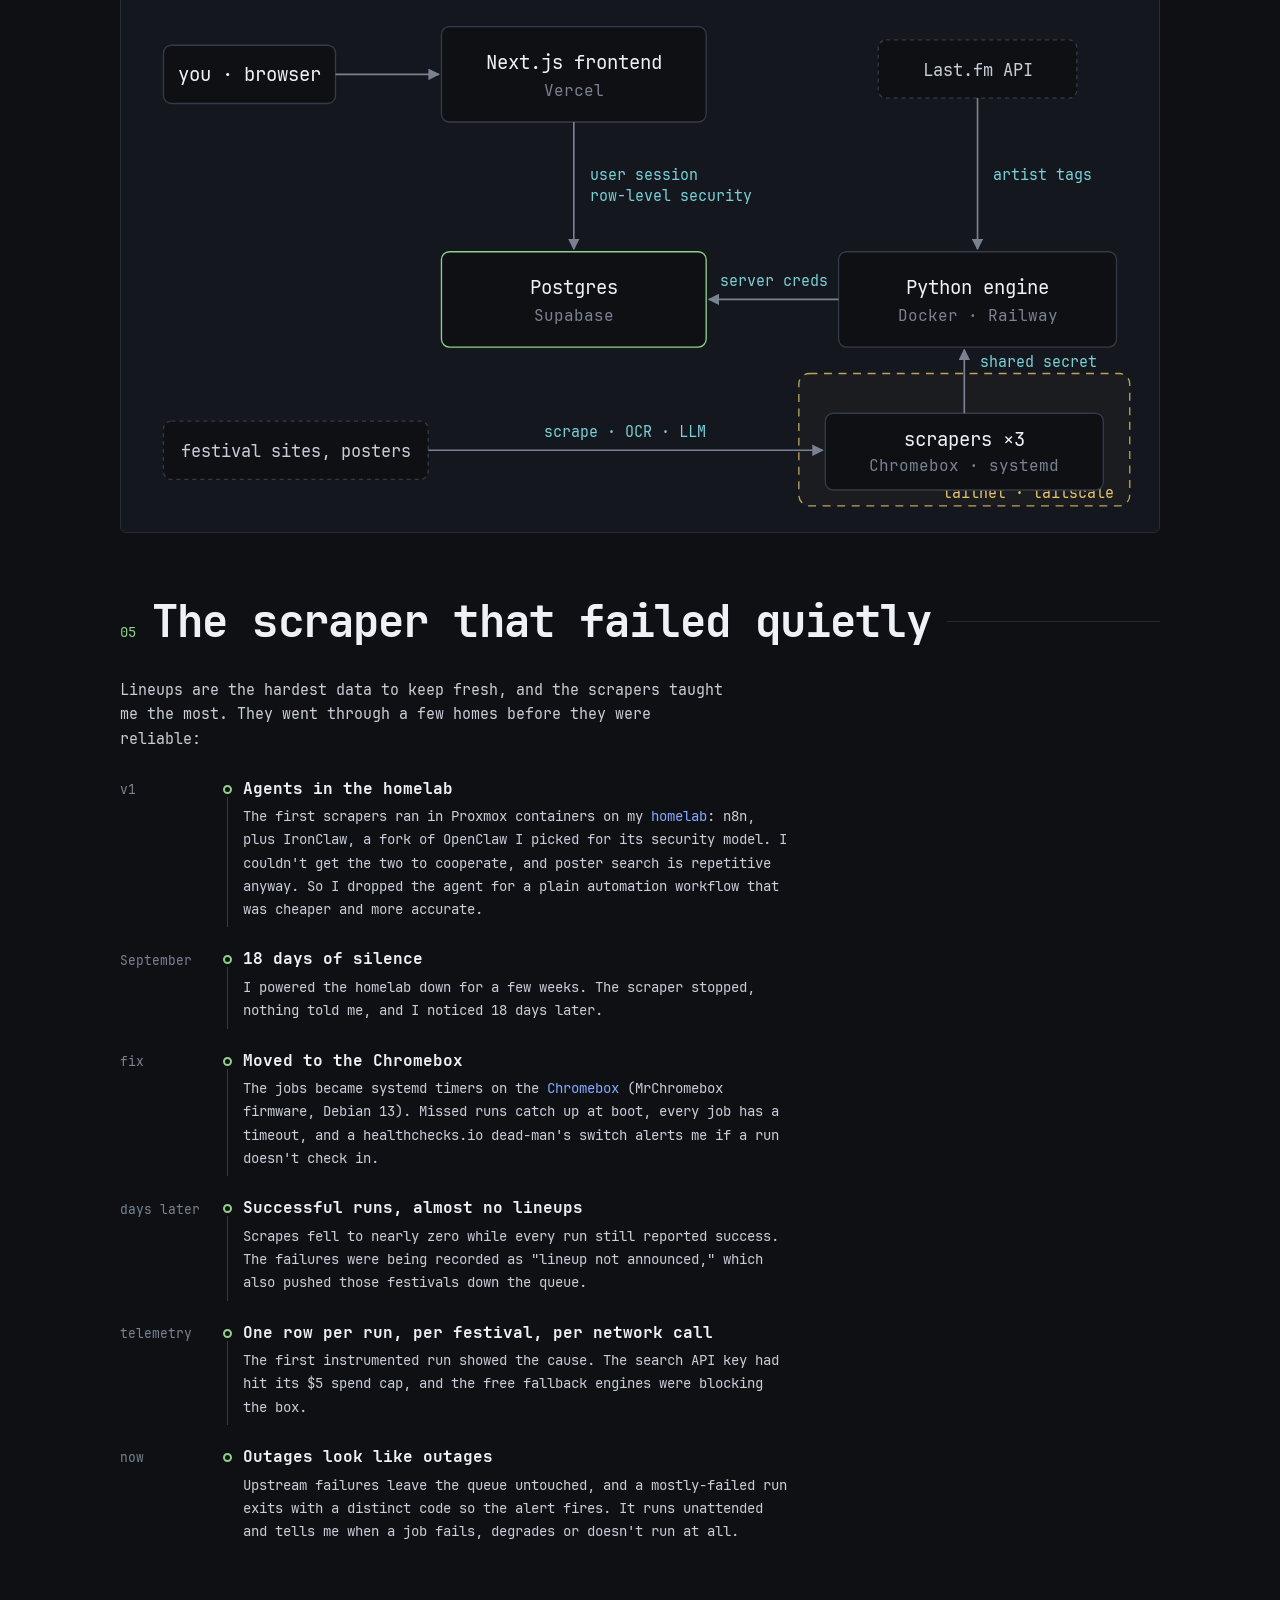
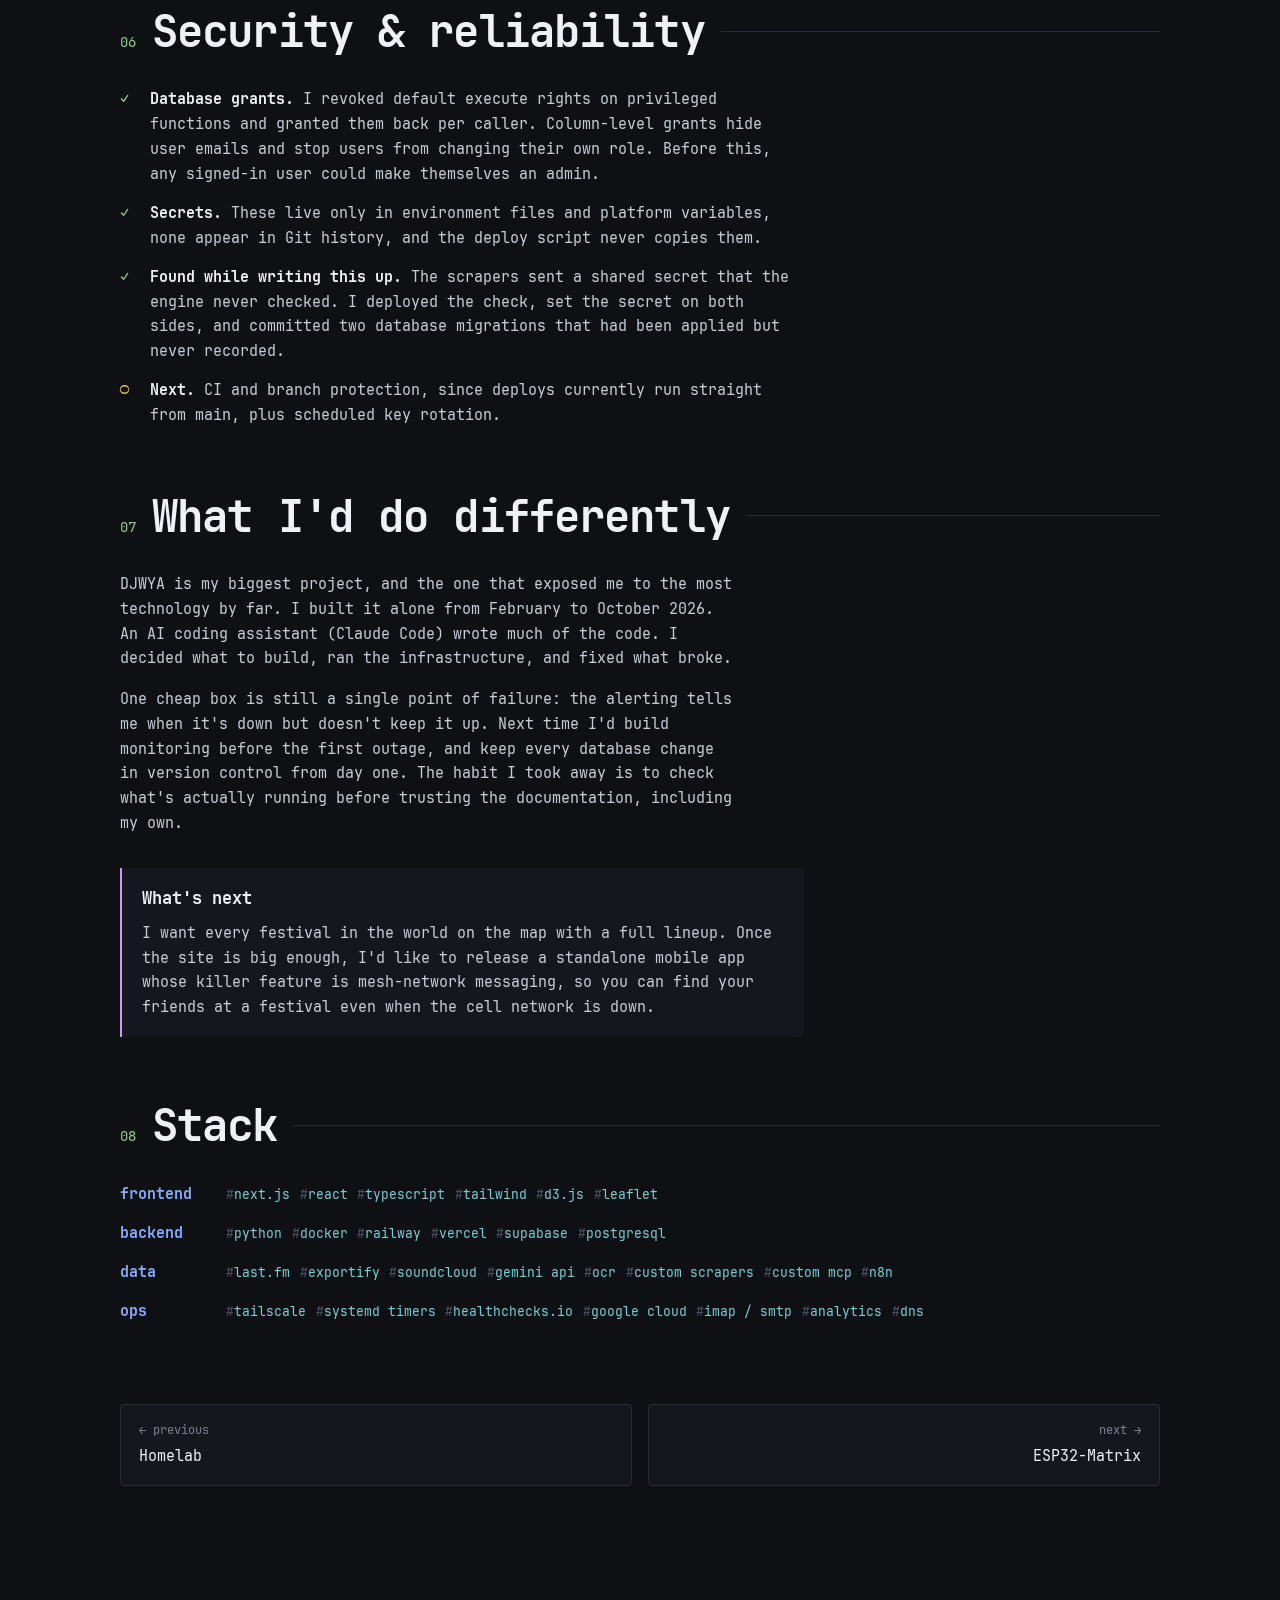
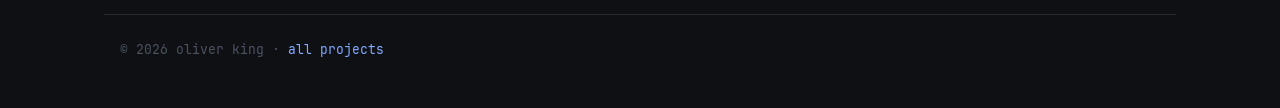
<file: projects/djwya/index.html>
<!doctype html>
<html lang="en">
<head>
  <meta charset="utf-8">
  <meta name="viewport" content="width=device-width, initial-scale=1">
  <title>DJWYA · Oliver King</title>
  <meta name="description" content="DJWYA ranks electronic music festivals by how closely their lineups match your listening history. Built solo, live at djwya.live.">
  <meta name="theme-color" content="#0e1014">
  <meta property="og:title" content="DJWYA · Oliver King">
  <meta property="og:description" content="Ranks electronic music festivals by how closely their lineups match your listening history.">
  <link rel="icon" href="../../favicon.svg" type="image/svg+xml">
  <link rel="preload" href="../../assets/fonts/JetBrainsMonoNF-Regular.woff2" as="font" type="font/woff2" crossorigin>
  <link rel="preconnect" href="https://www.djwya.live">
  <link rel="stylesheet" href="../../css/style.css">
  <script>document.documentElement.classList.add("js")</script>
  <script type="module" src="../../js/shell.js"></script>
  <script type="module" src="../../js/embed.js"></script>
</head>
<body data-root="../../">
  <a class="skip" href="#main">skip to content</a>

  <header class="bar">
    <div class="bar-left">
      <a class="seg seg-session" href="../../" aria-label="Oliver King, home"><span class="nf" aria-hidden="true">&#xf31a;</span><span class="label"> oliver</span></a>
      <nav class="windows" aria-label="Site">
        <a href="../../"><span class="n">0:</span>~</a>
        <a href="../../#projects"><span class="n">1:</span>projects</a>
        <a href="./" aria-current="true"><span class="n">2:</span>djwya</a>
      </nav>
    </div>
    <div class="bar-right">
      <span class="hint" aria-hidden="true"><kbd>:</kbd> cmd</span>
      <span class="seg seg-loc"><span class="nf" aria-hidden="true">&#xf041;</span> nyc</span>
      <span class="seg seg-clock"><span class="nf" aria-hidden="true">&#xf017;</span> <time id="clock">--:--</time></span>
    </div>
  </header>

  <main id="main">
    <p class="crumbs"><a href="../../">~</a> / <a href="../../#projects">projects</a> / djwya</p>

    <header class="proj-hero">
      <div class="proj-logo">
        <img src="../../assets/img/projects/djwya.webp" alt="DJWYA logo" style="view-transition-name: logo-djwya">
      </div>
      <div>
        <h1>DJWYA</h1>
        <p class="tagline">Ranks electronic music festivals by how closely their lineups match your listening history.</p>
        <ul class="proj-meta">
          <li><a href="https://www.djwya.live/"><span class="nf" aria-hidden="true">&#xf0ac;</span> djwya.live ↗</a></li>
          <li>Feb–Oct 2026 <span class="sep">·</span> solo</li>
          <li><span><span class="nf" aria-hidden="true">&#xf023;</span> private repo</span></li>
        </ul>
      </div>
    </header>

    <div class="proj-body">
      <!-- 01 · live demo -->
      <section class="section" aria-labelledby="demo-h">
        <header class="sec-head"><span class="sec-num">01</span><h2 id="demo-h">Try it</h2></header>

        <div class="browser" id="demo" data-origin="https://www.djwya.live">
          <div class="browser-tabs" role="tablist" aria-label="Pages of the live site">
            <button type="button" role="tab" aria-selected="true" data-path="/">home</button>
            <button type="button" role="tab" aria-selected="false" data-path="/graph">sonic universe</button>
            <button type="button" role="tab" aria-selected="false" data-path="/festivals">festival map</button>
          </div>
          <div class="browser-bar">
            <span class="dots" aria-hidden="true"><i></i><i></i><i></i></span>
            <span class="browser-url"><span class="nf" aria-hidden="true">&#xf023;</span> djwya.live<span class="browser-path">/</span></span>
            <a class="browser-open" href="https://www.djwya.live/" target="_blank" rel="noopener">open ↗</a>
          </div>
          <div class="browser-view">
            <iframe src="https://www.djwya.live/" title="DJWYA, live site" loading="lazy"
                    referrerpolicy="strict-origin-when-cross-origin" allow="geolocation; fullscreen"></iframe>
            <button type="button" class="browser-shield"><span>click to interact</span></button>
          </div>
        </div>
        <p class="demo-note">This is the live site. Browse as a guest here, or <a href="https://www.djwya.live/login">sign in on djwya.live</a> to rank festivals against your own library.</p>
      </section>

      <!-- 02 · why -->
      <section class="section" aria-labelledby="why-h">
        <header class="sec-head"><span class="sec-num">02</span><h2 id="why-h">Why I built it</h2></header>
        <div class="prose">
          <p>After getting into electronic music, my goal was to go to a real festival. But there are too many festivals, too many posters, and too many artists. I spent hours reading lineup posters for names I recognized, then digging through other artists' discographies to see if I'd even like the sound.</p>
          <p>Electronic listening is wide and shallow: you're more likely to play one song each from 100 artists than ten songs each from ten. Dozens of artists I liked slipped past me on those posters. Most festival finders also cover only a fraction of the festivals that happen each year.</p>
          <p>Tickets for the big ones start around $300 before travel, so I wasn't going to settle for a festival that didn't have it all: artists I like, genres I like, and a vibe I like. DJWYA treats taste as data so that choice is backed by numbers instead of marketing.</p>
        </div>
      </section>

      <!-- 03 · what it does -->
      <section class="section" aria-labelledby="what-h">
        <header class="sec-head"><span class="sec-num">03</span><h2 id="what-h">What it does</h2></header>

        <div class="dna">
          <div class="prose">
            <h3 class="feat-title">Sonic DNA</h3>
            <p>The core of DJWYA is a seven-axis model of how electronic music sounds: intensity, euphoria, space, pulse, chaos, swing and bass. Every subgenre gets a position in that space, and every artist inherits a profile from the genres they play.</p>
            <p>Connect your library and your listening becomes a vector too. Every festival lineup gets a synergy score for how closely it matches you.</p>
            <p class="dim small">I placed the genres by hand, after listening to hundreds of them.</p>
          </div>
          <figure class="dna-fig">
            <svg class="radar" viewBox="0 0 320 250" role="img" aria-label="Example Sonic DNA profile on seven axes: intensity, euphoria, space, pulse, chaos, swing and bass"><polygon class="r-ring" points="160.0,99.3 182.4,110.1 187.9,134.4 172.4,153.8 147.6,153.8 132.1,134.4 137.6,110.1"/><polygon class="r-ring" points="160.0,70.7 204.8,92.3 215.9,140.8 184.9,179.7 135.1,179.7 104.1,140.8 115.2,92.3"/><polygon class="r-ring" points="160.0,42.0 227.2,74.4 243.8,147.1 197.3,205.5 122.7,205.5 76.2,147.1 92.8,74.4"/><line class="r-spoke" x1="160" y1="128" x2="160.0" y2="42.0"/><line class="r-spoke" x1="160" y1="128" x2="227.2" y2="74.4"/><line class="r-spoke" x1="160" y1="128" x2="243.8" y2="147.1"/><line class="r-spoke" x1="160" y1="128" x2="197.3" y2="205.5"/><line class="r-spoke" x1="160" y1="128" x2="122.7" y2="205.5"/><line class="r-spoke" x1="160" y1="128" x2="76.2" y2="147.1"/><line class="r-spoke" x1="160" y1="128" x2="92.8" y2="74.4"/><polygon class="r-shape" points="160.0,57.5 199.0,96.9 198.6,136.8 193.6,197.7 145.8,157.4 134.8,133.7 102.2,81.9"/><circle class="r-dot" cx="160.0" cy="57.5" r="2.5"/><circle class="r-dot" cx="199.0" cy="96.9" r="2.5"/><circle class="r-dot" cx="198.6" cy="136.8" r="2.5"/><circle class="r-dot" cx="193.6" cy="197.7" r="2.5"/><circle class="r-dot" cx="145.8" cy="157.4" r="2.5"/><circle class="r-dot" cx="134.8" cy="133.7" r="2.5"/><circle class="r-dot" cx="102.2" cy="81.9" r="2.5"/><text class="r-lbl" x="160.0" y="30.0" text-anchor="middle">Intensity</text><text class="r-lbl" x="239.7" y="68.4" text-anchor="start">Euphoria</text><text class="r-lbl" x="259.4" y="154.7" text-anchor="start">Space</text><text class="r-lbl" x="204.3" y="223.9" text-anchor="start">Pulse</text><text class="r-lbl" x="115.7" y="223.9" text-anchor="end">Chaos</text><text class="r-lbl" x="60.6" y="154.7" text-anchor="end">Swing</text><text class="r-lbl" x="80.3" y="68.4" text-anchor="end">Bass</text></svg>
            <figcaption>an example profile</figcaption>
          </figure>
        </div>

        <ul class="features">
          <li>
            <h3 class="feat-title">Sonic Universe</h3>
            <p>An interactive D3 force-directed graph of electronic music, wiring hundreds of genres together by lineage. Genres can have several parents and children, so a tree wasn't enough. I researched where each style came from, and an LLM-assisted script helped fill in the edges.</p>
            <button type="button" class="demo-jump" data-demo="/graph">open it above ↑</button>
          </li>
          <li>
            <h3 class="feat-title">Festival map</h3>
            <p>Every festival in the database plotted worldwide with Leaflet, with clustering and geolocation, filterable by region, date and vibe. To get in, a festival has to be electronic or rock, have a set future date, and have a lineup of artists known to Spotify, SoundCloud or Last.fm.</p>
            <button type="button" class="demo-jump" data-demo="/festivals">open it above ↑</button>
          </li>
          <li>
            <h3 class="feat-title">Your taste, charted</h3>
            <p>Dashboards built from your own library: a Sonic DNA star chart and genre distributions, generated by PostgreSQL queries over JSONB.</p>
          </li>
          <li>
            <h3 class="feat-title">Crews</h3>
            <p>The Crew Update finds the festival that best fits a group of two to eight friends at once.</p>
          </li>
          <li>
            <h3 class="feat-title">Library import without Spotify's API</h3>
            <p>Spotify locked its API down: an app can't have more than five users on Spotify sign-in until it has 250,000 active users. So playlists come in through Exportify, and Last.fm's listener-made tags classify the artists. Those tags turned out to be more accurate than Spotify's genres anyway.</p>
          </li>
          <li>
            <h3 class="feat-title">Lineups from posters</h3>
            <p>Scrapers find festival sites and lineup posters, then OCR and an LLM turn a flat image into structured rows in the database.</p>
          </li>
        </ul>
      </section>

      <!-- 04 · architecture -->
      <section class="section" aria-labelledby="how-h">
        <header class="sec-head"><span class="sec-num">04</span><h2 id="how-h">How it works</h2></header>
        <div class="prose">
          <p>One Supabase Postgres database sits behind three components: a Next.js frontend on Vercel that reads under row-level security, a Python engine in Docker on Railway that scores festivals, and three scheduled scraper jobs on a repurposed <a href="../bios-programming/">ASUS Chromebox</a> on my Tailscale network.</p>
        </div>
        <figure class="arch">
          <div class="arch-scroll">
            <svg viewBox="0 0 760 400" role="img" aria-labelledby="arch-title arch-desc">
              <title id="arch-title">DJWYA architecture</title>
              <desc id="arch-desc">The browser talks to a Next.js frontend on Vercel, which reads Postgres under row-level security. A Python engine on Railway pulls artist tags from Last.fm and writes to Postgres with server credentials. Three scraper jobs on a Chromebox inside the Tailscale network read festival sites and posters and post lineups to the engine with a shared secret.</desc>
              <defs>
                <marker id="arw" viewBox="0 0 10 10" refX="9" refY="5" markerWidth="7" markerHeight="7" orient="auto-start-reverse"><path d="M0,0 L10,5 L0,10 z" class="a-head"/></marker>
              </defs>

              <rect class="a-net" x="500" y="292" width="250" height="100" rx="8"/>
              <text class="a-net-lbl" x="738" y="386" text-anchor="end">tailnet · tailscale</text>

              <g class="a-box"><rect x="20" y="44" width="130" height="44" rx="6"/><text x="85" y="71">you · browser</text></g>
              <g class="a-box"><rect x="230" y="30" width="200" height="72" rx="6"/><text x="330" y="62">Next.js frontend</text><text class="a-sub" x="330" y="82">Vercel</text></g>
              <g class="a-box a-db"><rect x="230" y="200" width="200" height="72" rx="6"/><text x="330" y="232">Postgres</text><text class="a-sub" x="330" y="252">Supabase</text></g>
              <g class="a-box"><rect x="530" y="200" width="210" height="72" rx="6"/><text x="635" y="232">Python engine</text><text class="a-sub" x="635" y="252">Docker · Railway</text></g>
              <g class="a-box a-ext"><rect x="560" y="40" width="150" height="44" rx="6"/><text x="635" y="67">Last.fm API</text></g>
              <g class="a-box"><rect x="520" y="322" width="210" height="58" rx="6"/><text x="625" y="347">scrapers ×3</text><text class="a-sub" x="625" y="366">Chromebox · systemd</text></g>
              <g class="a-box a-ext"><rect x="20" y="328" width="200" height="44" rx="6"/><text x="120" y="355">festival sites, posters</text></g>

              <line class="a-edge" x1="150" y1="66" x2="228" y2="66" marker-end="url(#arw)"/>
              <line class="a-edge" x1="330" y1="102" x2="330" y2="198" marker-end="url(#arw)"/>
              <text class="a-lbl" x="342" y="146">user session</text><text class="a-lbl" x="342" y="162">row-level security</text>
              <line class="a-edge" x1="530" y1="236" x2="432" y2="236" marker-end="url(#arw)"/>
              <text class="a-lbl" x="481" y="226" text-anchor="middle">server creds</text>
              <line class="a-edge" x1="635" y1="84" x2="635" y2="198" marker-end="url(#arw)"/>
              <text class="a-lbl" x="647" y="146">artist tags</text>
              <line class="a-edge" x1="625" y1="322" x2="625" y2="274" marker-end="url(#arw)"/>
              <text class="a-lbl" x="637" y="287">shared secret</text>
              <line class="a-edge" x1="220" y1="350" x2="518" y2="350" marker-end="url(#arw)"/>
              <text class="a-lbl" x="369" y="340" text-anchor="middle">scrape · OCR · LLM</text>
            </svg>
          </div>
        </figure>
      </section>

      <!-- 05 · the interesting problem -->
      <section class="section" aria-labelledby="story-h">
        <header class="sec-head"><span class="sec-num">05</span><h2 id="story-h">The scraper that failed quietly</h2></header>
        <div class="prose">
          <p>Lineups are the hardest data to keep fresh, and the scrapers taught me the most. They went through a few homes before they were reliable:</p>
        </div>
        <ol class="timeline story">
          <li><span class="when">v1</span><span class="dot" aria-hidden="true"></span><div>
            <span class="what">Agents in the homelab</span>
            <span class="note">The first scrapers ran in Proxmox containers on my <a href="../homelab/">homelab</a>: n8n, plus IronClaw, a fork of OpenClaw I picked for its security model. I couldn't get the two to cooperate, and poster search is repetitive anyway. So I dropped the agent for a plain automation workflow that was cheaper and more accurate.</span>
          </div></li>
          <li><span class="when">September</span><span class="dot" aria-hidden="true"></span><div>
            <span class="what">18 days of silence</span>
            <span class="note">I powered the homelab down for a few weeks. The scraper stopped, nothing told me, and I noticed 18 days later.</span>
          </div></li>
          <li><span class="when">fix</span><span class="dot" aria-hidden="true"></span><div>
            <span class="what">Moved to the Chromebox</span>
            <span class="note">The jobs became systemd timers on the <a href="../bios-programming/">Chromebox</a> (MrChromebox firmware, Debian 13). Missed runs catch up at boot, every job has a timeout, and a healthchecks.io dead-man's switch alerts me if a run doesn't check in.</span>
          </div></li>
          <li><span class="when">days later</span><span class="dot" aria-hidden="true"></span><div>
            <span class="what">Successful runs, almost no lineups</span>
            <span class="note">Scrapes fell to nearly zero while every run still reported success. The failures were being recorded as "lineup not announced," which also pushed those festivals down the queue.</span>
          </div></li>
          <li><span class="when">telemetry</span><span class="dot" aria-hidden="true"></span><div>
            <span class="what">One row per run, per festival, per network call</span>
            <span class="note">The first instrumented run showed the cause. The search API key had hit its $5 spend cap, and the free fallback engines were blocking the box.</span>
          </div></li>
          <li><span class="when">now</span><span class="dot" aria-hidden="true"></span><div>
            <span class="what">Outages look like outages</span>
            <span class="note">Upstream failures leave the queue untouched, and a mostly-failed run exits with a distinct code so the alert fires. It runs unattended and tells me when a job fails, degrades or doesn't run at all.</span>
          </div></li>
        </ol>
      </section>

      <!-- 06 · security -->
      <section class="section" aria-labelledby="sec-h">
        <header class="sec-head"><span class="sec-num">06</span><h2 id="sec-h">Security &amp; reliability</h2></header>
        <ul class="checks">
          <li><span class="ck" aria-hidden="true">✓</span><div><b>Database grants.</b> I revoked default execute rights on privileged functions and granted them back per caller. Column-level grants hide user emails and stop users from changing their own role. Before this, any signed-in user could make themselves an admin.</div></li>
          <li><span class="ck" aria-hidden="true">✓</span><div><b>Secrets.</b> These live only in environment files and platform variables, none appear in Git history, and the deploy script never copies them.</div></li>
          <li><span class="ck" aria-hidden="true">✓</span><div><b>Found while writing this up.</b> The scrapers sent a shared secret that the engine never checked. I deployed the check, set the secret on both sides, and committed two database migrations that had been applied but never recorded.</div></li>
          <li><span class="ck todo" aria-hidden="true">○</span><div><b>Next.</b> CI and branch protection, since deploys currently run straight from main, plus scheduled key rotation.</div></li>
        </ul>
      </section>

      <!-- 07 · lessons -->
      <section class="section" aria-labelledby="learn-h">
        <header class="sec-head"><span class="sec-num">07</span><h2 id="learn-h">What I'd do differently</h2></header>
        <div class="prose">
          <p>DJWYA is my biggest project, and the one that exposed me to the most technology by far. I built it alone from February to October 2026. An AI coding assistant (Claude Code) wrote much of the code. I decided what to build, ran the infrastructure, and fixed what broke.</p>
          <p>One cheap box is still a single point of failure: the alerting tells me when it's down but doesn't keep it up. Next time I'd build monitoring before the first outage, and keep every database change in version control from day one. The habit I took away is to check what's actually running before trusting the documentation, including my own.</p>
        </div>
        <aside class="callout">
          <h3 class="feat-title">What's next</h3>
          <p>I want every festival in the world on the map with a full lineup. Once the site is big enough, I'd like to release a standalone mobile app whose killer feature is mesh-network messaging, so you can find your friends at a festival even when the cell network is down.</p>
        </aside>
      </section>

      <!-- 08 · stack -->
      <section class="section" aria-labelledby="stack-h">
        <header class="sec-head"><span class="sec-num">08</span><h2 id="stack-h">Stack</h2></header>
        <dl class="stack">
          <div><dt>frontend</dt><dd><ul class="tags"><li>next.js</li><li>react</li><li>typescript</li><li>tailwind</li><li>d3.js</li><li>leaflet</li></ul></dd></div>
          <div><dt>backend</dt><dd><ul class="tags"><li>python</li><li>docker</li><li>railway</li><li>vercel</li><li>supabase</li><li>postgresql</li></ul></dd></div>
          <div><dt>data</dt><dd><ul class="tags"><li>last.fm</li><li>exportify</li><li>soundcloud</li><li>gemini api</li><li>ocr</li><li>custom scrapers</li><li>custom mcp</li><li>n8n</li></ul></dd></div>
          <div><dt>ops</dt><dd><ul class="tags"><li>tailscale</li><li>systemd timers</li><li>healthchecks.io</li><li>google cloud</li><li>imap / smtp</li><li>analytics</li><li>dns</li></ul></dd></div>
        </dl>
      </section>
    </div>

    <nav class="proj-nav" aria-label="More projects">
      <a class="prev" href="../homelab/"><span class="lbl">← previous</span>Homelab</a>
      <a class="next" href="../esp32-matrix/"><span class="lbl">next →</span>ESP32-Matrix</a>
    </nav>
  </main>

  <footer class="foot">
    <p>© 2026 oliver king <span class="sep">·</span> <a href="../../#projects">all projects</a></p>
  </footer>

  <form class="cmdline" id="cmdline" hidden autocomplete="off">
    <label for="cmd-input" class="sr-only">Command</label>
    <span aria-hidden="true">:</span><input id="cmd-input" spellcheck="false" autocapitalize="off">
    <output id="cmd-msg" aria-live="polite"></output>
  </form>
</body>
</html>
</file>
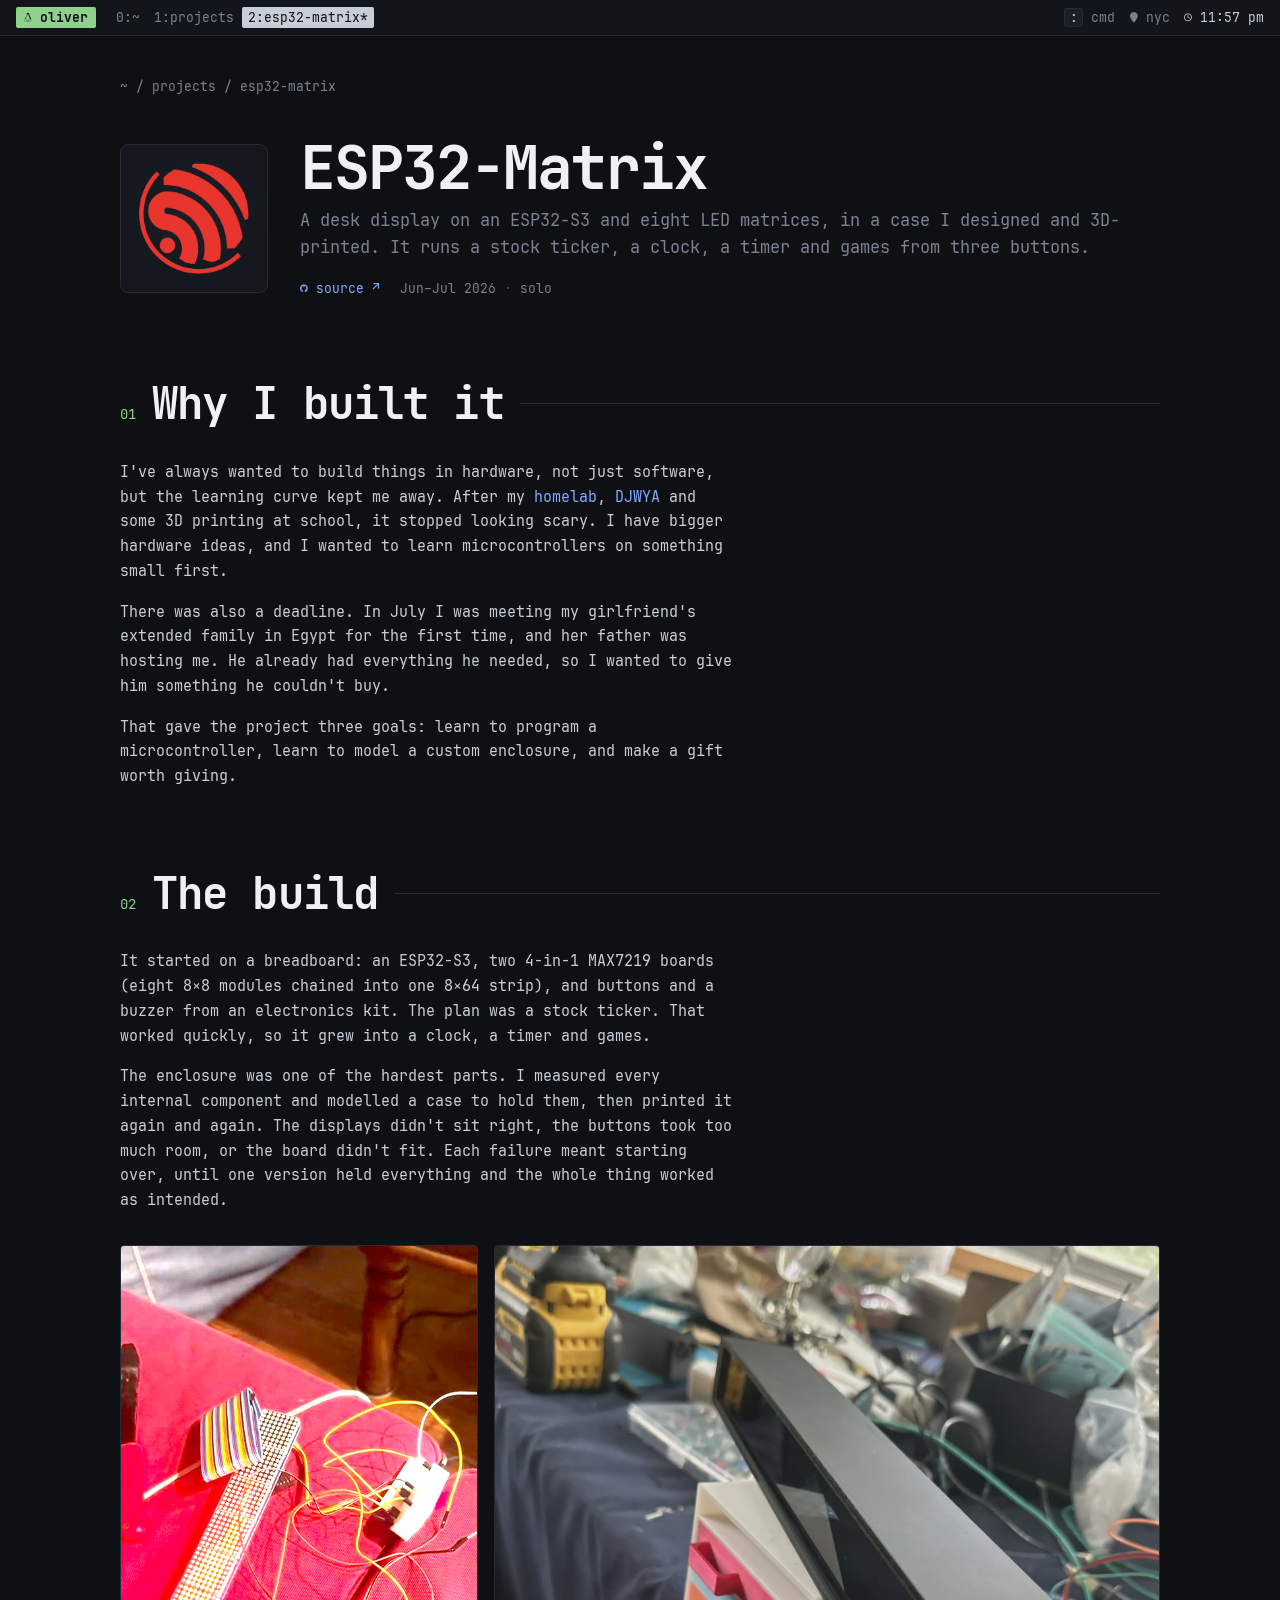
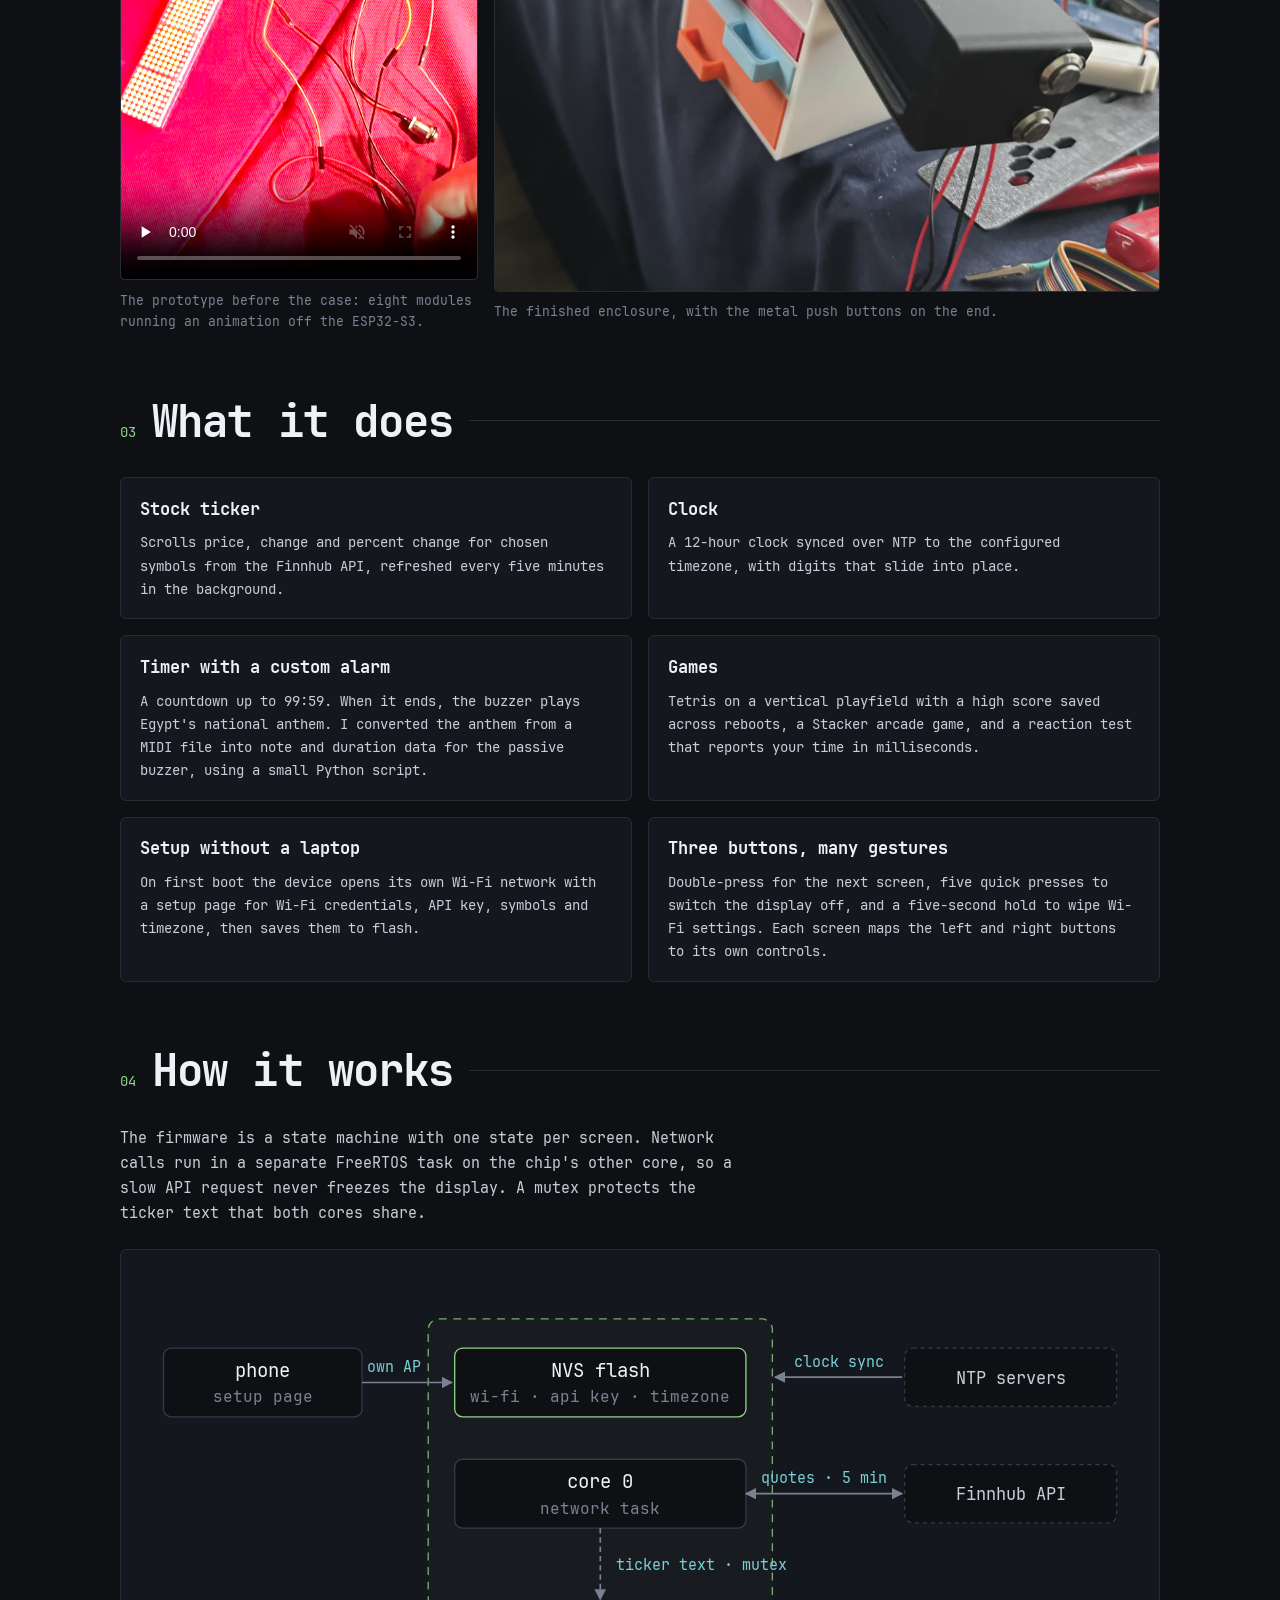
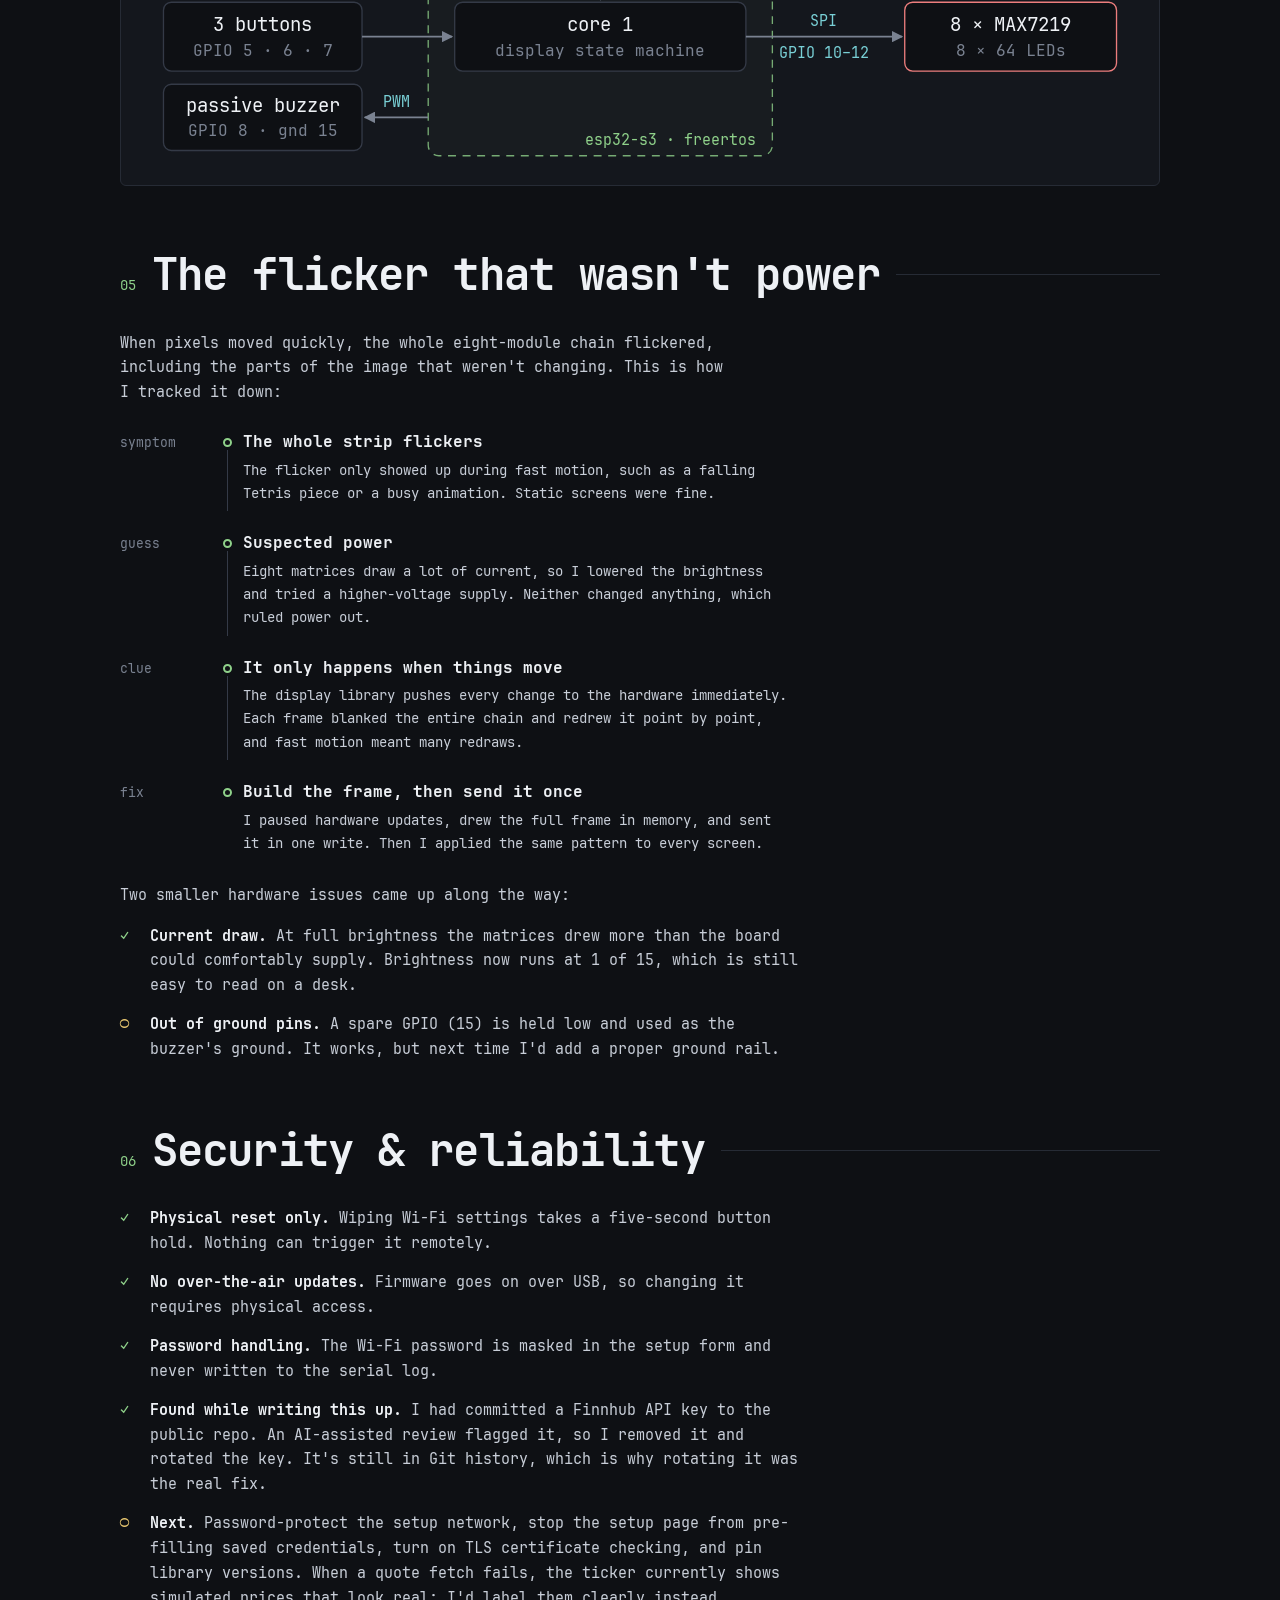
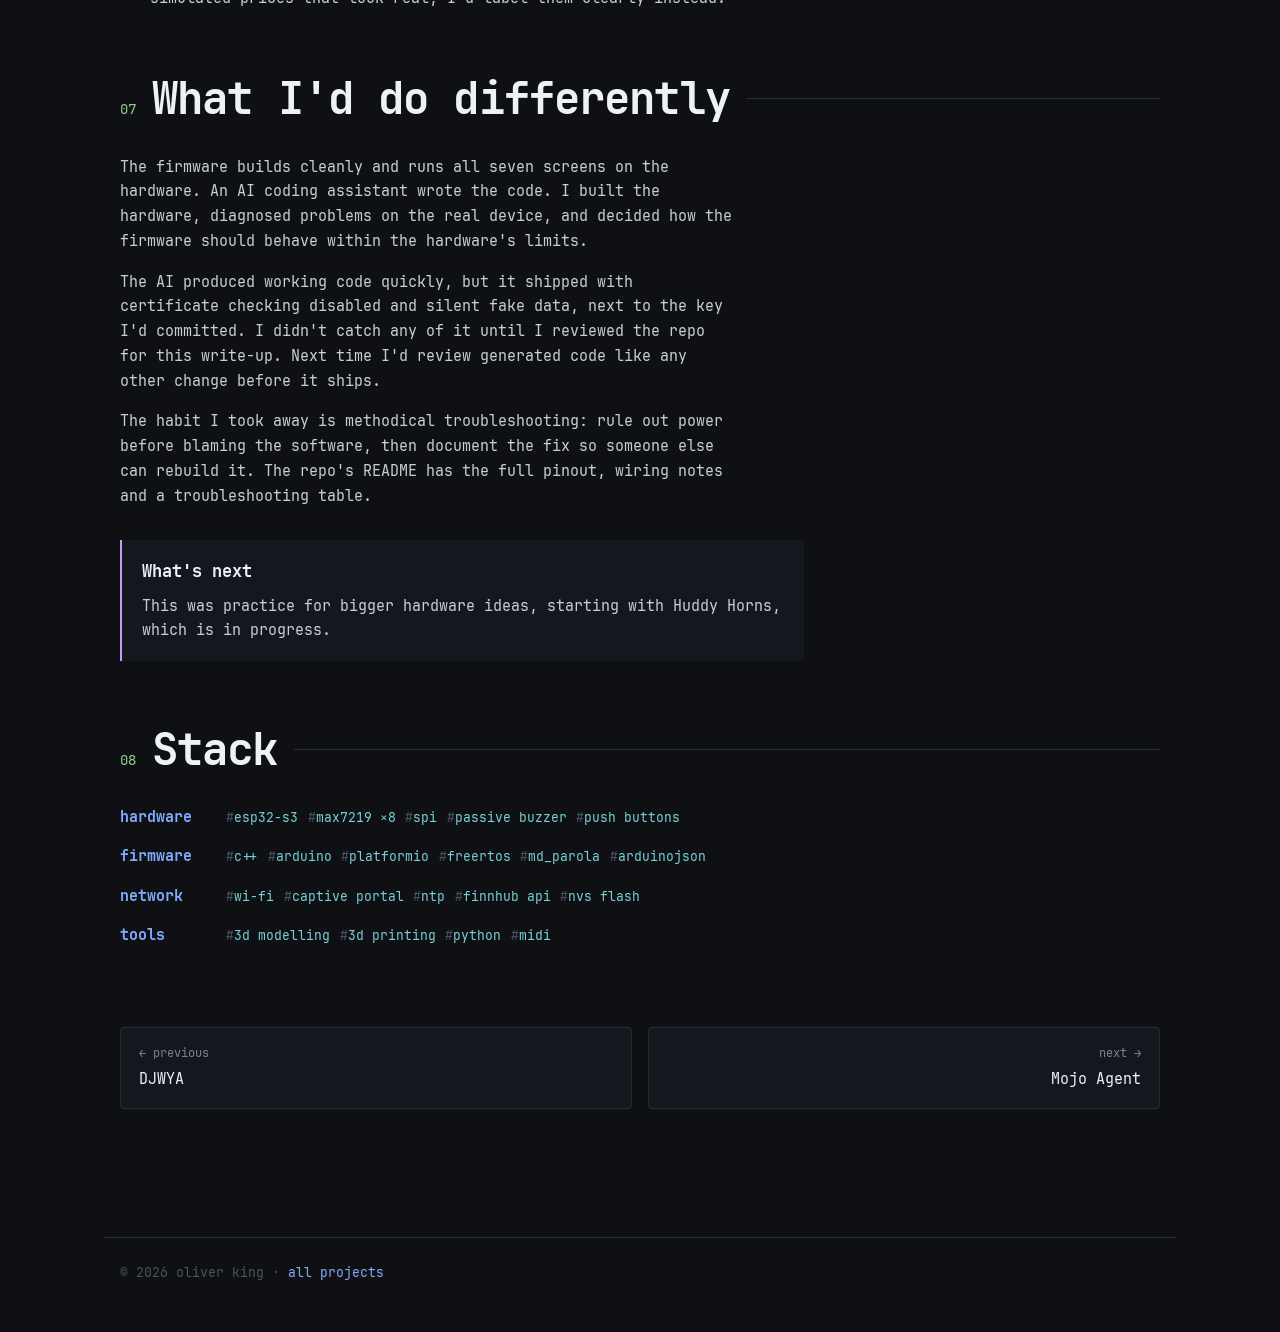
<file: projects/esp32-matrix/index.html>
<!doctype html>
<html lang="en">
<head>
  <meta charset="utf-8">
  <meta name="viewport" content="width=device-width, initial-scale=1">
  <title>ESP32-Matrix · Oliver King</title>
  <meta name="description" content="A desk display I built from an ESP32-S3 and eight MAX7219 LED matrices in a 3D-printed case: stock ticker, clock, timer and games on three buttons.">
  <meta name="theme-color" content="#0e1014">
  <meta property="og:title" content="ESP32-Matrix · Oliver King">
  <meta property="og:description" content="ESP32-S3 desk display on eight LED matrices in a 3D-printed case: stock ticker, clock, timer and games.">
  <link rel="icon" href="../../favicon.svg" type="image/svg+xml">
  <link rel="preload" href="../../assets/fonts/JetBrainsMonoNF-Regular.woff2" as="font" type="font/woff2" crossorigin>
  <link rel="stylesheet" href="../../css/style.css">
  <script>document.documentElement.classList.add("js")</script>
  <script type="module" src="../../js/shell.js"></script>
</head>
<body data-root="../../">
  <a class="skip" href="#main">skip to content</a>

  <header class="bar">
    <div class="bar-left">
      <a class="seg seg-session" href="../../" aria-label="Oliver King, home"><span class="nf" aria-hidden="true">&#xf31a;</span><span class="label"> oliver</span></a>
      <nav class="windows" aria-label="Site">
        <a href="../../"><span class="n">0:</span>~</a>
        <a href="../../#projects"><span class="n">1:</span>projects</a>
        <a href="./" aria-current="true"><span class="n">2:</span>esp32-matrix</a>
      </nav>
    </div>
    <div class="bar-right">
      <span class="hint" aria-hidden="true"><kbd>:</kbd> cmd</span>
      <span class="seg seg-loc"><span class="nf" aria-hidden="true">&#xf041;</span> nyc</span>
      <span class="seg seg-clock"><span class="nf" aria-hidden="true">&#xf017;</span> <time id="clock">--:--</time></span>
    </div>
  </header>

  <main id="main">
    <p class="crumbs"><a href="../../">~</a> / <a href="../../#projects">projects</a> / esp32-matrix</p>

    <header class="proj-hero">
      <div class="proj-logo">
        <img src="../../assets/img/projects/esp32-matrix.webp" alt="ESP32-Matrix logo" style="view-transition-name: logo-esp32-matrix">
      </div>
      <div>
        <h1>ESP32-Matrix</h1>
        <p class="tagline">A desk display on an ESP32-S3 and eight LED matrices, in a case I designed and 3D-printed. It runs a stock ticker, a clock, a timer and games from three buttons.</p>
        <ul class="proj-meta">
          <li><a href="https://github.com/oliolioxnfre/ESP32AttiaMatrix"><span class="nf" aria-hidden="true">&#xf09b;</span> source ↗</a></li>
          <li>Jun–Jul 2026 <span class="sep">·</span> solo</li>
        </ul>
      </div>
    </header>

    <div class="proj-body">
      <!-- 01 · why -->
      <section class="section" aria-labelledby="why-h">
        <header class="sec-head"><span class="sec-num">01</span><h2 id="why-h">Why I built it</h2></header>
        <div class="prose">
          <p>I've always wanted to build things in hardware, not just software, but the learning curve kept me away. After my <a href="../homelab/">homelab</a>, <a href="../djwya/">DJWYA</a> and some 3D printing at school, it stopped looking scary. I have bigger hardware ideas, and I wanted to learn microcontrollers on something small first.</p>
          <p>There was also a deadline. In July I was meeting my girlfriend's extended family in Egypt for the first time, and her father was hosting me. He already had everything he needed, so I wanted to give him something he couldn't buy.</p>
          <p>That gave the project three goals: learn to program a microcontroller, learn to model a custom enclosure, and make a gift worth giving.</p>
        </div>
      </section>

      <!-- 02 · the build -->
      <section class="section" aria-labelledby="build-h">
        <header class="sec-head"><span class="sec-num">02</span><h2 id="build-h">The build</h2></header>
        <div class="prose">
          <p>It started on a breadboard: an ESP32-S3, two 4-in-1 MAX7219 boards (eight 8×8 modules chained into one 8×64 strip), and buttons and a buzzer from an electronics kit. The plan was a stock ticker. That worked quickly, so it grew into a clock, a timer and games.</p>
          <p>The enclosure was one of the hardest parts. I measured every internal component and modelled a case to hold them, then printed it again and again. The displays didn't sit right, the buttons took too much room, or the board didn't fit. Each failure meant starting over, until one version held everything and the whole thing worked as intended.</p>
        </div>
        <div class="gallery">
          <figure>
            <video src="../../assets/img/projects/esp32-matrix/prototype.mp4" poster="../../assets/img/projects/esp32-matrix/prototype-poster.jpg" width="540" height="960" controls muted loop playsinline preload="none" aria-label="The bare LED strip on a workbench running an animation, wired to the ESP32-S3"></video>
            <figcaption>The prototype before the case: eight modules running an animation off the ESP32-S3.</figcaption>
          </figure>
          <figure>
            <img src="../../assets/img/projects/esp32-matrix/enclosure.jpg" width="1400" height="1361" alt="The finished black 3D-printed enclosure on a workbench, with two metal push buttons on its end and wires running out the back" loading="lazy" decoding="async">
            <figcaption>The finished enclosure, with the metal push buttons on the end.</figcaption>
          </figure>
        </div>
      </section>

      <!-- 03 · what it does -->
      <section class="section" aria-labelledby="what-h">
        <header class="sec-head"><span class="sec-num">03</span><h2 id="what-h">What it does</h2></header>
        <ul class="features">
          <li>
            <h3 class="feat-title">Stock ticker</h3>
            <p>Scrolls price, change and percent change for chosen symbols from the Finnhub API, refreshed every five minutes in the background.</p>
          </li>
          <li>
            <h3 class="feat-title">Clock</h3>
            <p>A 12-hour clock synced over NTP to the configured timezone, with digits that slide into place.</p>
          </li>
          <li>
            <h3 class="feat-title">Timer with a custom alarm</h3>
            <p>A countdown up to 99:59. When it ends, the buzzer plays Egypt's national anthem. I converted the anthem from a MIDI file into note and duration data for the passive buzzer, using a small Python script.</p>
          </li>
          <li>
            <h3 class="feat-title">Games</h3>
            <p>Tetris on a vertical playfield with a high score saved across reboots, a Stacker arcade game, and a reaction test that reports your time in milliseconds.</p>
          </li>
          <li>
            <h3 class="feat-title">Setup without a laptop</h3>
            <p>On first boot the device opens its own Wi-Fi network with a setup page for Wi-Fi credentials, API key, symbols and timezone, then saves them to flash.</p>
          </li>
          <li>
            <h3 class="feat-title">Three buttons, many gestures</h3>
            <p>Double-press for the next screen, five quick presses to switch the display off, and a five-second hold to wipe Wi-Fi settings. Each screen maps the left and right buttons to its own controls.</p>
          </li>
        </ul>
      </section>

      <!-- 04 · how it works -->
      <section class="section" aria-labelledby="how-h">
        <header class="sec-head"><span class="sec-num">04</span><h2 id="how-h">How it works</h2></header>
        <div class="prose">
          <p>The firmware is a state machine with one state per screen. Network calls run in a separate FreeRTOS task on the chip's other core, so a slow API request never freezes the display. A mutex protects the ticker text that both cores share.</p>
        </div>
        <figure class="arch">
          <div class="arch-scroll">
            <svg viewBox="0 0 760 380" role="img" aria-labelledby="esp-title esp-desc">
              <title id="esp-title">ESP32-Matrix wiring and firmware</title>
              <desc id="esp-desc">The ESP32-S3 runs a network task on core 0, which fetches quotes from the Finnhub API, and the display state machine on core 1, which drives eight MAX7219 modules over SPI on GPIO 10 to 12. The two share ticker text under a mutex. Three buttons connect on GPIO 5, 6 and 7, and a passive buzzer on GPIO 8 uses GPIO 15 as its ground. A phone joins the device's own Wi-Fi network to save settings to NVS flash, and the clock syncs from NTP servers.</desc>
              <defs>
                <marker id="arw" viewBox="0 0 10 10" refX="9" refY="5" markerWidth="7" markerHeight="7" orient="auto-start-reverse"><path d="M0,0 L10,5 L0,10 z" class="a-head"/></marker>
              </defs>

              <rect class="a-chip" x="220" y="40" width="260" height="330" rx="8"/>
              <text class="a-chip-lbl" x="468" y="362" text-anchor="end">esp32-s3 · freertos</text>

              <g class="a-box a-db"><rect x="240" y="62" width="220" height="52" rx="6"/><text x="350" y="84">NVS flash</text><text class="a-sub" x="350" y="103">wi-fi · api key · timezone</text></g>
              <g class="a-box"><rect x="240" y="146" width="220" height="52" rx="6"/><text x="350" y="168">core 0</text><text class="a-sub" x="350" y="187">network task</text></g>
              <g class="a-box"><rect x="240" y="254" width="220" height="52" rx="6"/><text x="350" y="276">core 1</text><text class="a-sub" x="350" y="295">display state machine</text></g>

              <g class="a-box"><rect x="20" y="62" width="150" height="52" rx="6"/><text x="95" y="84">phone</text><text class="a-sub" x="95" y="103">setup page</text></g>
              <g class="a-box"><rect x="20" y="254" width="150" height="52" rx="6"/><text x="95" y="276">3 buttons</text><text class="a-sub" x="95" y="295">GPIO 5 · 6 · 7</text></g>
              <g class="a-box"><rect x="20" y="316" width="150" height="50" rx="6"/><text x="95" y="337">passive buzzer</text><text class="a-sub" x="95" y="355">GPIO 8 · gnd 15</text></g>

              <g class="a-box a-ext"><rect x="580" y="62" width="160" height="44" rx="6"/><text x="660" y="89">NTP servers</text></g>
              <g class="a-box a-ext"><rect x="580" y="150" width="160" height="44" rx="6"/><text x="660" y="177">Finnhub API</text></g>
              <g class="a-box a-led"><rect x="580" y="254" width="160" height="52" rx="6"/><text x="660" y="276">8 × MAX7219</text><text class="a-sub" x="660" y="295">8 × 64 LEDs</text></g>

              <line class="a-edge" x1="170" y1="88" x2="238" y2="88" marker-end="url(#arw)"/>
              <text class="a-lbl" x="194" y="80" text-anchor="middle">own AP</text>
              <line class="a-edge" x1="578" y1="84" x2="482" y2="84" marker-end="url(#arw)"/>
              <text class="a-lbl" x="530" y="76" text-anchor="middle">clock sync</text>
              <line class="a-edge" x1="460" y1="172" x2="578" y2="172" marker-end="url(#arw)" marker-start="url(#arw)"/>
              <text class="a-lbl" x="519" y="164" text-anchor="middle">quotes · 5 min</text>
              <line class="a-edge a-dash" x1="350" y1="198" x2="350" y2="252" marker-end="url(#arw)"/>
              <text class="a-lbl" x="362" y="230">ticker text · mutex</text>
              <line class="a-edge" x1="170" y1="280" x2="238" y2="280" marker-end="url(#arw)"/>
              <line class="a-edge" x1="460" y1="280" x2="578" y2="280" marker-end="url(#arw)"/>
              <text class="a-lbl" x="519" y="272" text-anchor="middle">SPI</text>
              <text class="a-lbl" x="519" y="296" text-anchor="middle">GPIO 10–12</text>
              <line class="a-edge" x1="220" y1="341" x2="172" y2="341" marker-end="url(#arw)"/>
              <text class="a-lbl" x="196" y="333" text-anchor="middle">PWM</text>
            </svg>
          </div>
        </figure>
      </section>

      <!-- 05 · the interesting problem -->
      <section class="section" aria-labelledby="story-h">
        <header class="sec-head"><span class="sec-num">05</span><h2 id="story-h">The flicker that wasn't power</h2></header>
        <div class="prose">
          <p>When pixels moved quickly, the whole eight-module chain flickered, including the parts of the image that weren't changing. This is how I tracked it down:</p>
        </div>
        <ol class="timeline story">
          <li><span class="when">symptom</span><span class="dot" aria-hidden="true"></span><div>
            <span class="what">The whole strip flickers</span>
            <span class="note">The flicker only showed up during fast motion, such as a falling Tetris piece or a busy animation. Static screens were fine.</span>
          </div></li>
          <li><span class="when">guess</span><span class="dot" aria-hidden="true"></span><div>
            <span class="what">Suspected power</span>
            <span class="note">Eight matrices draw a lot of current, so I lowered the brightness and tried a higher-voltage supply. Neither changed anything, which ruled power out.</span>
          </div></li>
          <li><span class="when">clue</span><span class="dot" aria-hidden="true"></span><div>
            <span class="what">It only happens when things move</span>
            <span class="note">The display library pushes every change to the hardware immediately. Each frame blanked the entire chain and redrew it point by point, and fast motion meant many redraws.</span>
          </div></li>
          <li><span class="when">fix</span><span class="dot" aria-hidden="true"></span><div>
            <span class="what">Build the frame, then send it once</span>
            <span class="note">I paused hardware updates, drew the full frame in memory, and sent it in one write. Then I applied the same pattern to every screen.</span>
          </div></li>
        </ol>
        <div class="prose story-after">
          <p>Two smaller hardware issues came up along the way:</p>
        </div>
        <ul class="checks">
          <li><span class="ck" aria-hidden="true">✓</span><div><b>Current draw.</b> At full brightness the matrices drew more than the board could comfortably supply. Brightness now runs at 1 of 15, which is still easy to read on a desk.</div></li>
          <li><span class="ck todo" aria-hidden="true">○</span><div><b>Out of ground pins.</b> A spare GPIO (15) is held low and used as the buzzer's ground. It works, but next time I'd add a proper ground rail.</div></li>
        </ul>
      </section>

      <!-- 06 · security -->
      <section class="section" aria-labelledby="sec-h">
        <header class="sec-head"><span class="sec-num">06</span><h2 id="sec-h">Security &amp; reliability</h2></header>
        <ul class="checks">
          <li><span class="ck" aria-hidden="true">✓</span><div><b>Physical reset only.</b> Wiping Wi-Fi settings takes a five-second button hold. Nothing can trigger it remotely.</div></li>
          <li><span class="ck" aria-hidden="true">✓</span><div><b>No over-the-air updates.</b> Firmware goes on over USB, so changing it requires physical access.</div></li>
          <li><span class="ck" aria-hidden="true">✓</span><div><b>Password handling.</b> The Wi-Fi password is masked in the setup form and never written to the serial log.</div></li>
          <li><span class="ck" aria-hidden="true">✓</span><div><b>Found while writing this up.</b> I had committed a Finnhub API key to the public repo. An AI-assisted review flagged it, so I removed it and rotated the key. It's still in Git history, which is why rotating it was the real fix.</div></li>
          <li><span class="ck todo" aria-hidden="true">○</span><div><b>Next.</b> Password-protect the setup network, stop the setup page from pre-filling saved credentials, turn on TLS certificate checking, and pin library versions. When a quote fetch fails, the ticker currently shows simulated prices that look real; I'd label them clearly instead.</div></li>
        </ul>
      </section>

      <!-- 07 · lessons -->
      <section class="section" aria-labelledby="learn-h">
        <header class="sec-head"><span class="sec-num">07</span><h2 id="learn-h">What I'd do differently</h2></header>
        <div class="prose">
          <p>The firmware builds cleanly and runs all seven screens on the hardware. An AI coding assistant wrote the code. I built the hardware, diagnosed problems on the real device, and decided how the firmware should behave within the hardware's limits.</p>
          <p>The AI produced working code quickly, but it shipped with certificate checking disabled and silent fake data, next to the key I'd committed. I didn't catch any of it until I reviewed the repo for this write-up. Next time I'd review generated code like any other change before it ships.</p>
          <p>The habit I took away is methodical troubleshooting: rule out power before blaming the software, then document the fix so someone else can rebuild it. The repo's README has the full pinout, wiring notes and a troubleshooting table.</p>
        </div>
        <aside class="callout">
          <h3 class="feat-title">What's next</h3>
          <p>This was practice for bigger hardware ideas, starting with Huddy Horns, which is in progress.</p>
        </aside>
      </section>

      <!-- 08 · stack -->
      <section class="section" aria-labelledby="stack-h">
        <header class="sec-head"><span class="sec-num">08</span><h2 id="stack-h">Stack</h2></header>
        <dl class="stack">
          <div><dt>hardware</dt><dd><ul class="tags"><li>esp32-s3</li><li>max7219 ×8</li><li>spi</li><li>passive buzzer</li><li>push buttons</li></ul></dd></div>
          <div><dt>firmware</dt><dd><ul class="tags"><li>c++</li><li>arduino</li><li>platformio</li><li>freertos</li><li>md_parola</li><li>arduinojson</li></ul></dd></div>
          <div><dt>network</dt><dd><ul class="tags"><li>wi-fi</li><li>captive portal</li><li>ntp</li><li>finnhub api</li><li>nvs flash</li></ul></dd></div>
          <div><dt>tools</dt><dd><ul class="tags"><li>3d modelling</li><li>3d printing</li><li>python</li><li>midi</li></ul></dd></div>
        </dl>
      </section>
    </div>

    <nav class="proj-nav" aria-label="More projects">
      <a class="prev" href="../djwya/"><span class="lbl">← previous</span>DJWYA</a>
      <a class="next" href="../mojo-agent/"><span class="lbl">next →</span>Mojo Agent</a>
    </nav>
  </main>

  <footer class="foot">
    <p>© 2026 oliver king <span class="sep">·</span> <a href="../../#projects">all projects</a></p>
  </footer>

  <form class="cmdline" id="cmdline" hidden autocomplete="off">
    <label for="cmd-input" class="sr-only">Command</label>
    <span aria-hidden="true">:</span><input id="cmd-input" spellcheck="false" autocapitalize="off">
    <output id="cmd-msg" aria-live="polite"></output>
  </form>
</body>
</html>
</file>
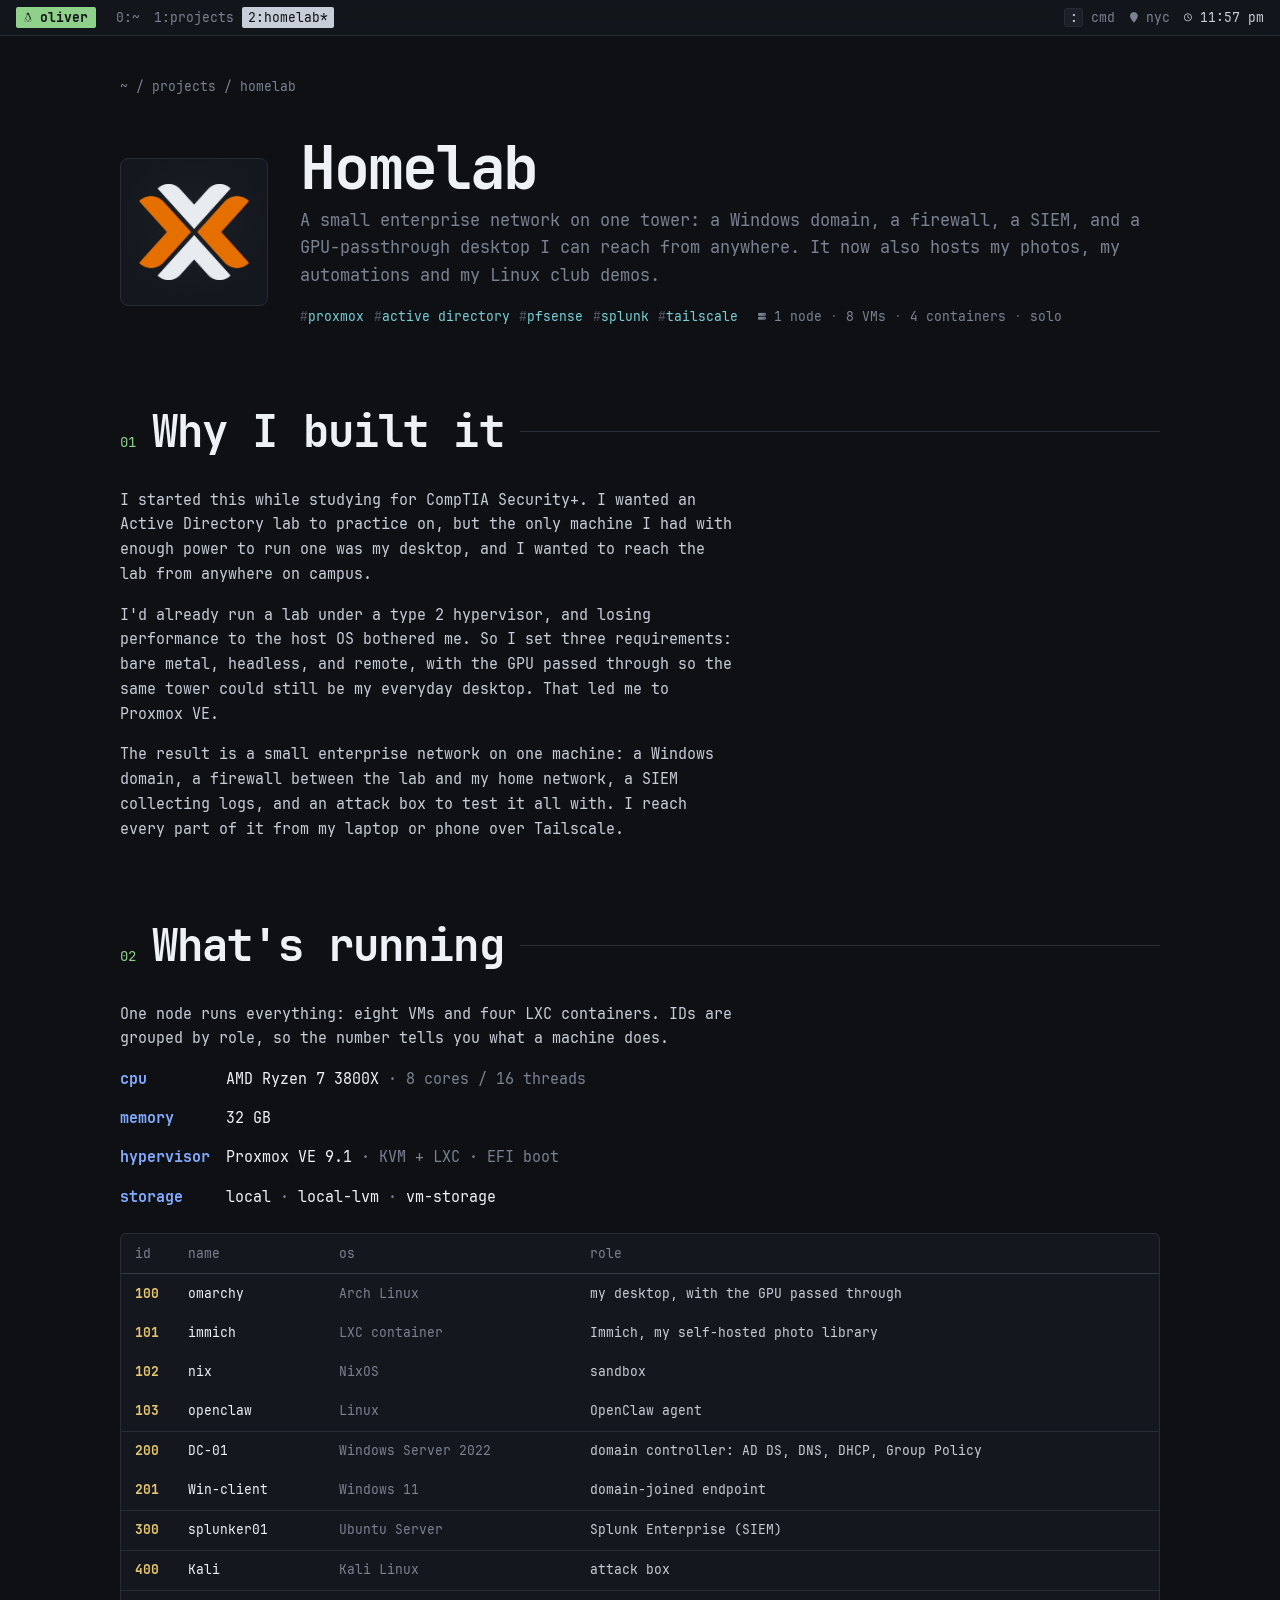
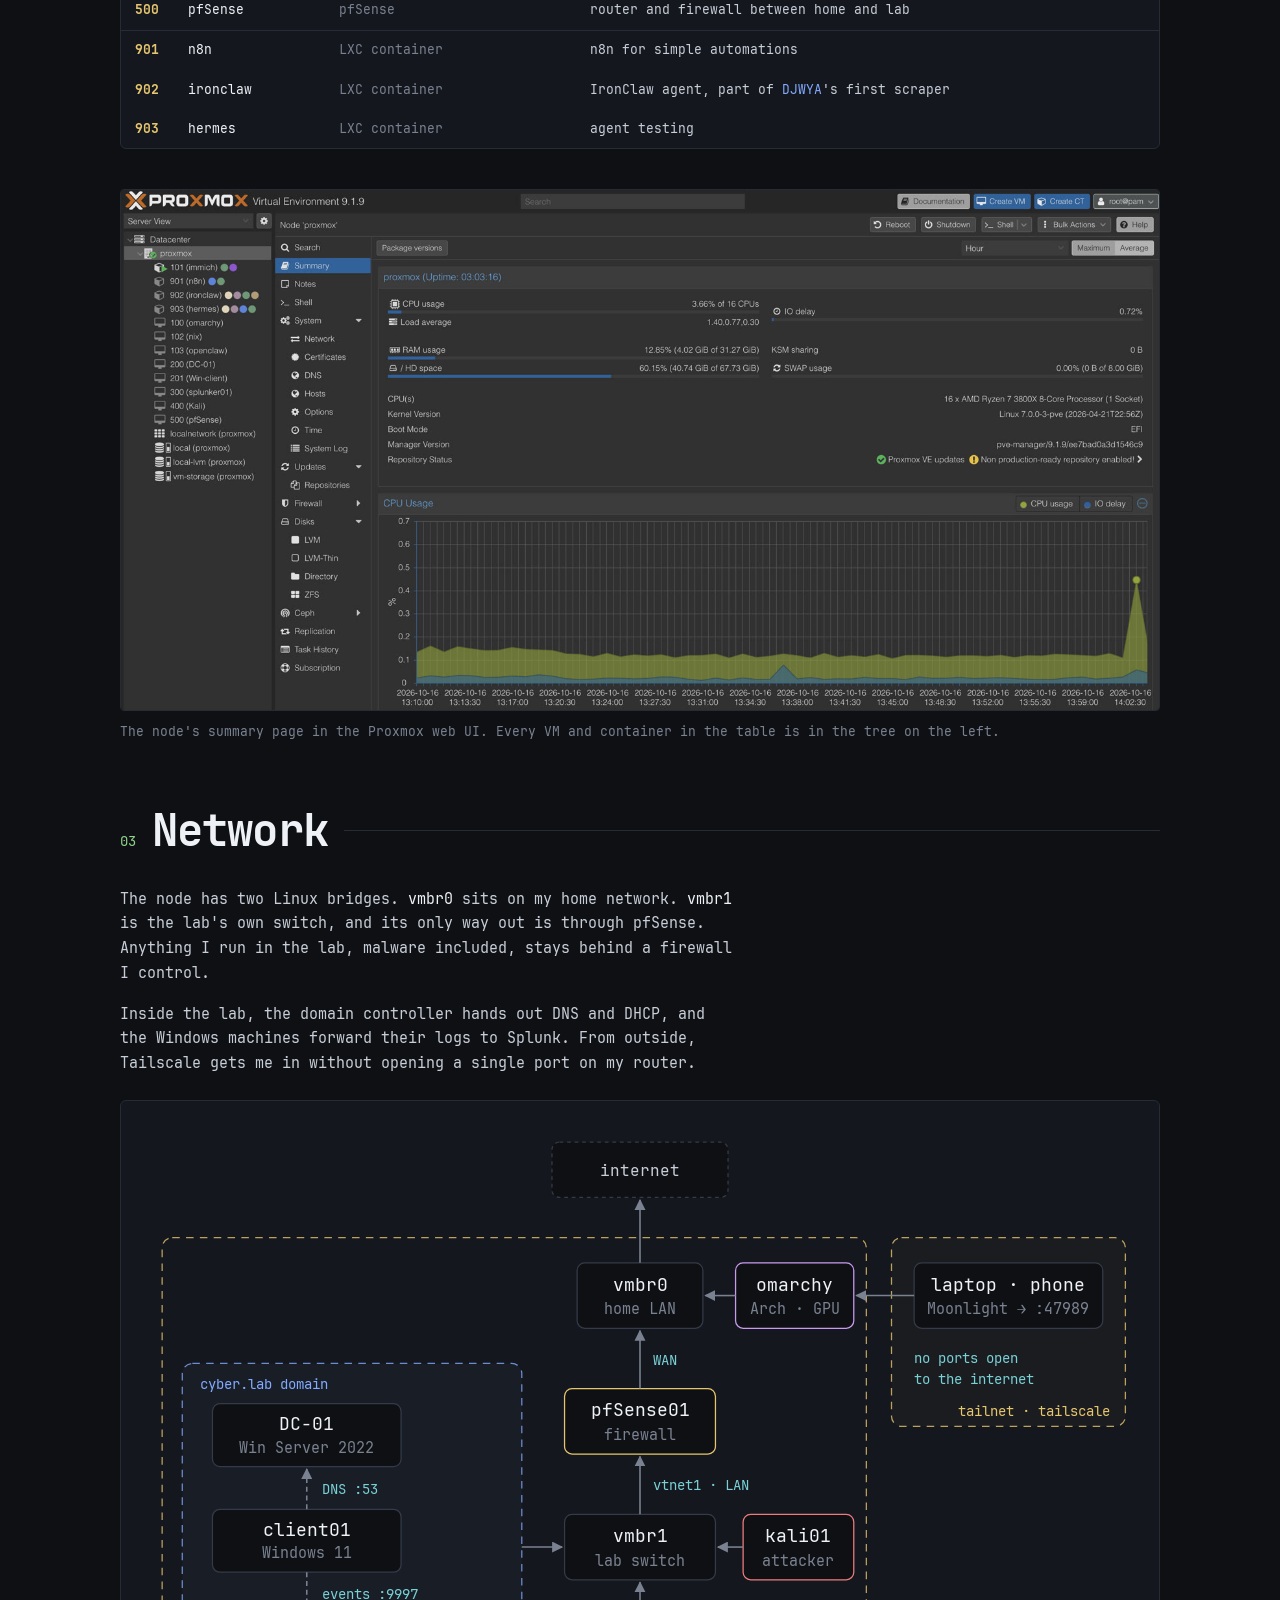
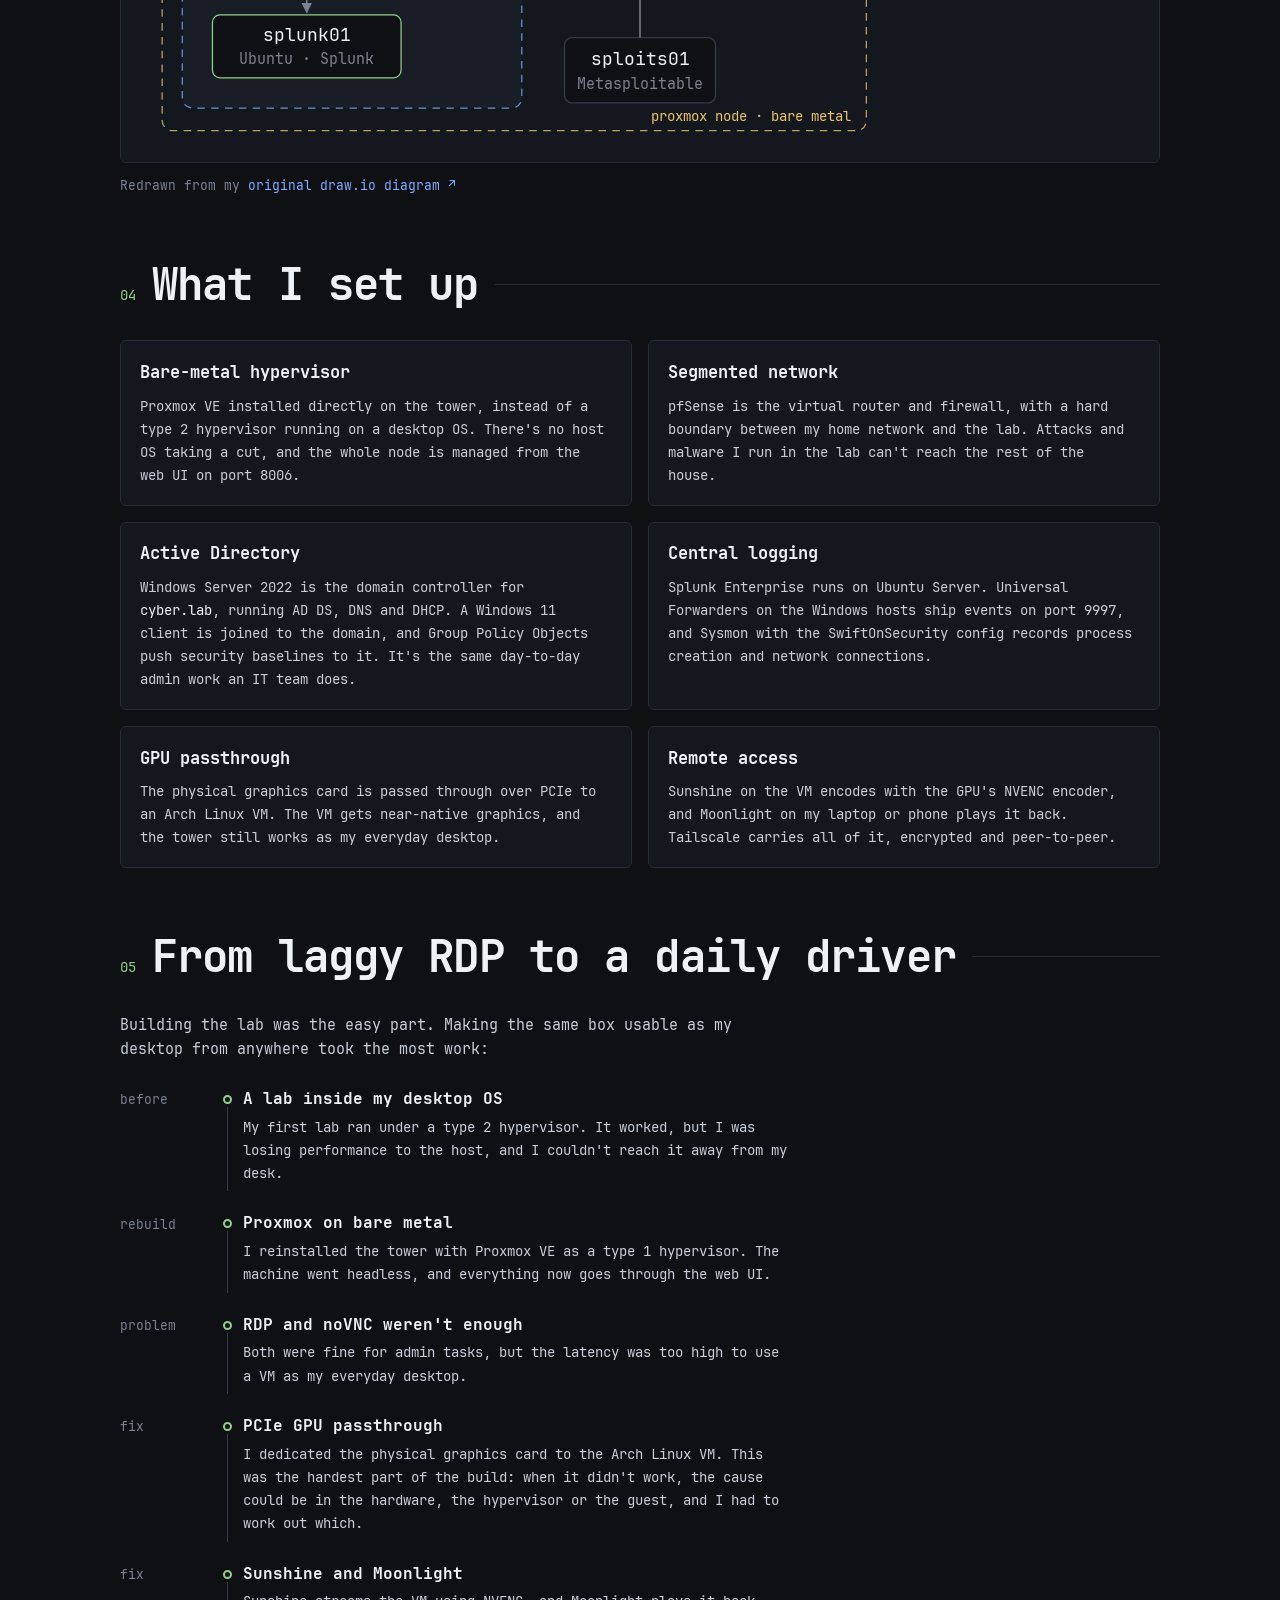
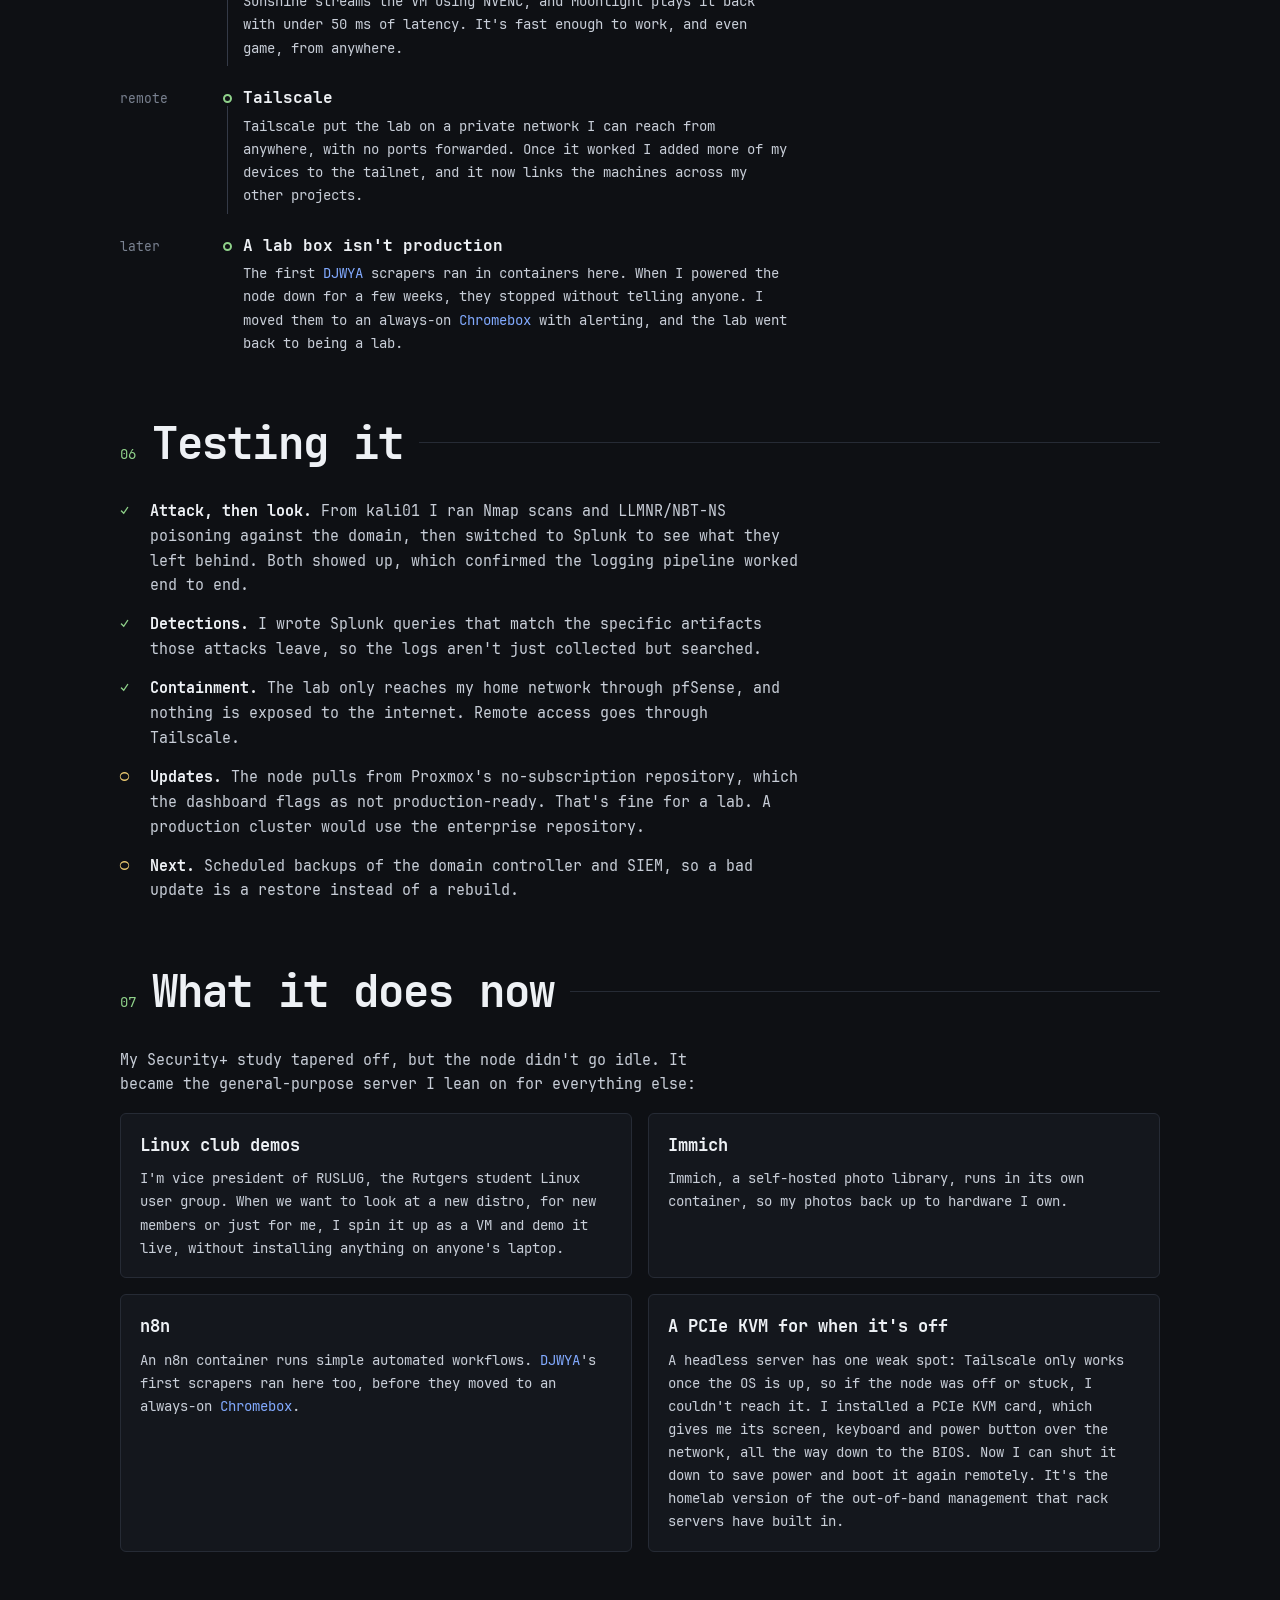
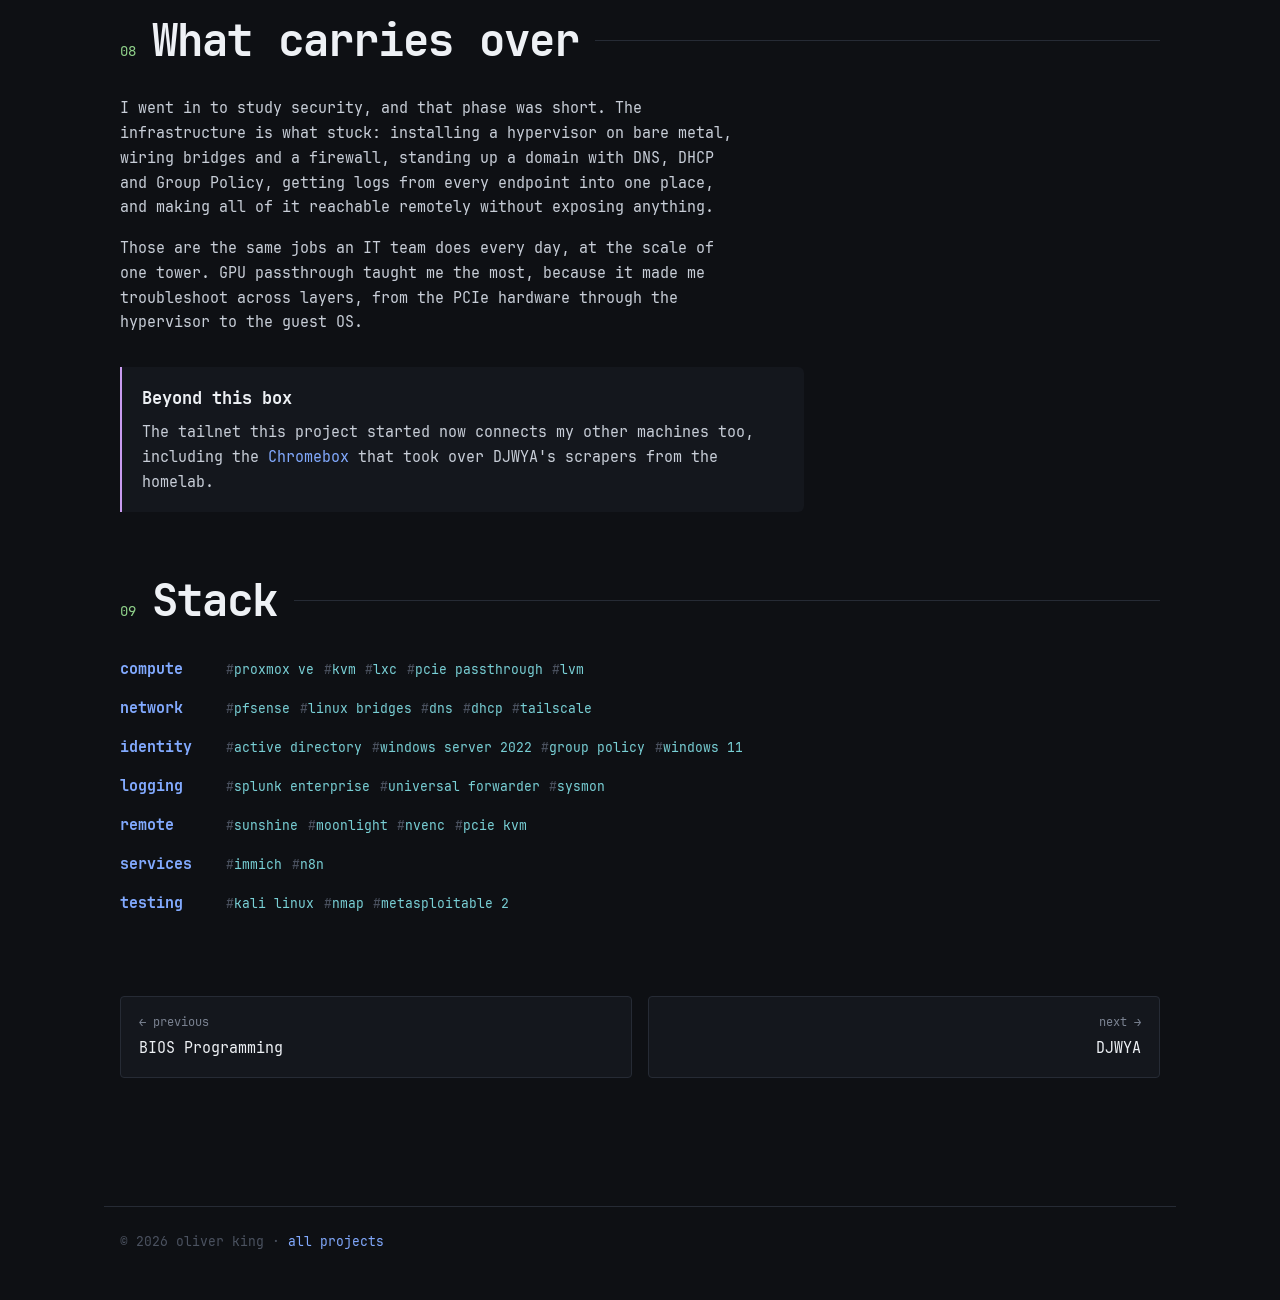
<file: projects/homelab/index.html>
<!doctype html>
<html lang="en">
<head>
  <meta charset="utf-8">
  <meta name="viewport" content="width=device-width, initial-scale=1">
  <title>Homelab · Oliver King</title>
  <meta name="description" content="A small enterprise network on one tower: Proxmox on bare metal, a pfSense-segmented lab, an Active Directory domain, Splunk logging, and GPU passthrough streamed anywhere over Tailscale.">
  <meta name="theme-color" content="#0e1014">
  <meta property="og:title" content="Homelab · Oliver King">
  <meta property="og:description" content="Proxmox on bare metal running an Active Directory domain, pfSense, Splunk and a GPU-passthrough desktop I can reach from anywhere.">
  <link rel="icon" href="../../favicon.svg" type="image/svg+xml">
  <link rel="preload" href="../../assets/fonts/JetBrainsMonoNF-Regular.woff2" as="font" type="font/woff2" crossorigin>
  <link rel="stylesheet" href="../../css/style.css">
  <script>document.documentElement.classList.add("js")</script>
  <script type="module" src="../../js/shell.js"></script>
</head>
<body data-root="../../">
  <a class="skip" href="#main">skip to content</a>

  <header class="bar">
    <div class="bar-left">
      <a class="seg seg-session" href="../../" aria-label="Oliver King, home"><span class="nf" aria-hidden="true">&#xf31a;</span><span class="label"> oliver</span></a>
      <nav class="windows" aria-label="Site">
        <a href="../../"><span class="n">0:</span>~</a>
        <a href="../../#projects"><span class="n">1:</span>projects</a>
        <a href="./" aria-current="true"><span class="n">2:</span>homelab</a>
      </nav>
    </div>
    <div class="bar-right">
      <span class="hint" aria-hidden="true"><kbd>:</kbd> cmd</span>
      <span class="seg seg-loc"><span class="nf" aria-hidden="true">&#xf041;</span> nyc</span>
      <span class="seg seg-clock"><span class="nf" aria-hidden="true">&#xf017;</span> <time id="clock">--:--</time></span>
    </div>
  </header>

  <main id="main">
    <p class="crumbs"><a href="../../">~</a> / <a href="../../#projects">projects</a> / homelab</p>

    <header class="proj-hero">
      <div class="proj-logo">
        <img src="../../assets/img/projects/homelab.webp" alt="Homelab logo" style="view-transition-name: logo-homelab">
      </div>
      <div>
        <h1>Homelab</h1>
        <p class="tagline">A small enterprise network on one tower: a Windows domain, a firewall, a SIEM, and a GPU-passthrough desktop I can reach from anywhere. It now also hosts my photos, my automations and my Linux club demos.</p>
        <ul class="proj-meta">
          <li><ul class="tags" aria-label="Stack"><li>proxmox</li><li>active directory</li><li>pfsense</li><li>splunk</li><li>tailscale</li></ul></li>
          <li><span><span class="nf" aria-hidden="true">&#xf233;</span> 1 node <span class="sep">·</span> 8 VMs <span class="sep">·</span> 4 containers <span class="sep">·</span> solo</span></li>
        </ul>
      </div>
    </header>

    <div class="proj-body">
      <!-- 01 · why -->
      <section class="section" aria-labelledby="why-h">
        <header class="sec-head"><span class="sec-num">01</span><h2 id="why-h">Why I built it</h2></header>
        <div class="prose">
          <p>I started this while studying for CompTIA Security+. I wanted an Active Directory lab to practice on, but the only machine I had with enough power to run one was my desktop, and I wanted to reach the lab from anywhere on campus.</p>
          <p>I'd already run a lab under a type 2 hypervisor, and losing performance to the host OS bothered me. So I set three requirements: bare metal, headless, and remote, with the GPU passed through so the same tower could still be my everyday desktop. That led me to Proxmox VE.</p>
          <p>The result is a small enterprise network on one machine: a Windows domain, a firewall between the lab and my home network, a SIEM collecting logs, and an attack box to test it all with. I reach every part of it from my laptop or phone over Tailscale.</p>
        </div>
      </section>

      <!-- 02 · inventory -->
      <section class="section" aria-labelledby="inv-h">
        <header class="sec-head"><span class="sec-num">02</span><h2 id="inv-h">What's running</h2></header>
        <div class="prose">
          <p>One node runs everything: eight VMs and four LXC containers. IDs are grouped by role, so the number tells you what a machine does.</p>
        </div>
        <dl class="stack specs">
          <div><dt>cpu</dt><dd>AMD Ryzen 7 3800X <span class="dim">· 8 cores / 16 threads</span></dd></div>
          <div><dt>memory</dt><dd>32 GB</dd></div>
          <div><dt>hypervisor</dt><dd>Proxmox VE 9.1 <span class="dim">· KVM + LXC · EFI boot</span></dd></div>
          <div><dt>storage</dt><dd>local <span class="dim">·</span> local-lvm <span class="dim">·</span> vm-storage</dd></div>
        </dl>
        <div class="inv-wrap">
          <table class="inv">
            <caption class="sr-only">Virtual machines and containers on the Proxmox node</caption>
            <thead><tr><th scope="col">id</th><th scope="col">name</th><th scope="col">os</th><th scope="col">role</th></tr></thead>
            <tbody>
              <tr class="g"><th scope="row">100</th><td>omarchy</td><td>Arch Linux</td><td>my desktop, with the GPU passed through</td></tr>
              <tr><th scope="row">101</th><td>immich</td><td>LXC container</td><td>Immich, my self-hosted photo library</td></tr>
              <tr><th scope="row">102</th><td>nix</td><td>NixOS</td><td>sandbox</td></tr>
              <tr><th scope="row">103</th><td>openclaw</td><td>Linux</td><td>OpenClaw agent</td></tr>
              <tr class="g"><th scope="row">200</th><td>DC-01</td><td>Windows Server 2022</td><td>domain controller: AD DS, DNS, DHCP, Group Policy</td></tr>
              <tr><th scope="row">201</th><td>Win-client</td><td>Windows 11</td><td>domain-joined endpoint</td></tr>
              <tr class="g"><th scope="row">300</th><td>splunker01</td><td>Ubuntu Server</td><td>Splunk Enterprise (SIEM)</td></tr>
              <tr class="g"><th scope="row">400</th><td>Kali</td><td>Kali Linux</td><td>attack box</td></tr>
              <tr class="g"><th scope="row">500</th><td>pfSense</td><td>pfSense</td><td>router and firewall between home and lab</td></tr>
              <tr class="g"><th scope="row">901</th><td>n8n</td><td>LXC container</td><td>n8n for simple automations</td></tr>
              <tr><th scope="row">902</th><td>ironclaw</td><td>LXC container</td><td>IronClaw agent, part of <a href="../djwya/">DJWYA</a>'s first scraper</td></tr>
              <tr><th scope="row">903</th><td>hermes</td><td>LXC container</td><td>agent testing</td></tr>
            </tbody>
          </table>
        </div>
        <figure class="photo">
          <img src="../../assets/img/projects/homelab/proxmox-dashboard.jpg" width="1600" height="802" alt="Proxmox VE 9.1.9 node summary: 16 CPUs on a Ryzen 7 3800X, 31 GiB RAM, and a tree on the left listing the containers immich, n8n, ironclaw and hermes and the VMs omarchy, nix, openclaw, DC-01, Win-client, splunker01, Kali and pfSense" loading="lazy" decoding="async">
          <figcaption>The node's summary page in the Proxmox web UI. Every VM and container in the table is in the tree on the left.</figcaption>
        </figure>
      </section>

      <!-- 03 · network -->
      <section class="section" aria-labelledby="net-h">
        <header class="sec-head"><span class="sec-num">03</span><h2 id="net-h">Network</h2></header>
        <div class="prose">
          <p>The node has two Linux bridges. <code>vmbr0</code> sits on my home network. <code>vmbr1</code> is the lab's own switch, and its only way out is through pfSense. Anything I run in the lab, malware included, stays behind a firewall I control.</p>
          <p>Inside the lab, the domain controller hands out DNS and DHCP, and the Windows machines forward their logs to Splunk. From outside, Tailscale gets me in without opening a single port on my router.</p>
        </div>
        <figure class="arch">
          <div class="arch-scroll">
            <svg viewBox="0 0 800 500" role="img" aria-labelledby="net-title net-desc">
              <title id="net-title">Homelab network</title>
              <desc id="net-desc">A single Proxmox node. The vmbr0 bridge connects to the home network and the internet. pfSense routes between vmbr0 and vmbr1, the isolated lab switch. On vmbr1 are the cyber.lab domain (DC-01, client01 and splunk01), kali01 and sploits01. client01 uses DC-01 for DNS on port 53 and forwards events to splunk01 on port 9997. The Arch desktop VM sits on vmbr0, and a laptop and phone on the Tailscale network stream it with Moonlight on port 47989.</desc>
              <defs>
                <marker id="arw" viewBox="0 0 10 10" refX="9" refY="5" markerWidth="7" markerHeight="7" orient="auto-start-reverse"><path d="M0,0 L10,5 L0,10 z" class="a-head"/></marker>
              </defs>

              <rect class="a-net a-node" x="20" y="96" width="560" height="392" rx="8"/>
              <text class="a-net-lbl" x="568" y="480" text-anchor="end">proxmox node · bare metal</text>
              <rect class="a-dom" x="36" y="196" width="270" height="274" rx="8"/>
              <text class="a-dom-lbl" x="50" y="216">cyber.lab domain</text>
              <rect class="a-net" x="600" y="96" width="186" height="150" rx="8"/>
              <text class="a-net-lbl" x="774" y="238" text-anchor="end">tailnet · tailscale</text>

              <g class="a-box a-ext"><rect x="330" y="20" width="140" height="44" rx="6"/><text x="400" y="47">internet</text></g>
              <g class="a-box"><rect x="350" y="116" width="100" height="52" rx="6"/><text x="400" y="138">vmbr0</text><text class="a-sub" x="400" y="157">home LAN</text></g>
              <g class="a-box a-gpu"><rect x="476" y="116" width="94" height="52" rx="6"/><text x="523" y="138">omarchy</text><text class="a-sub" x="523" y="157">Arch · GPU</text></g>
              <g class="a-box a-fw"><rect x="340" y="216" width="120" height="52" rx="6"/><text x="400" y="238">pfSense01</text><text class="a-sub" x="400" y="257">firewall</text></g>
              <g class="a-box"><rect x="340" y="316" width="120" height="52" rx="6"/><text x="400" y="338">vmbr1</text><text class="a-sub" x="400" y="357">lab switch</text></g>
              <g class="a-box"><rect x="340" y="414" width="120" height="52" rx="6"/><text x="400" y="436">sploits01</text><text class="a-sub" x="400" y="455">Metasploitable</text></g>
              <g class="a-box a-atk"><rect x="482" y="316" width="88" height="52" rx="6"/><text x="526" y="338">kali01</text><text class="a-sub" x="526" y="357">attacker</text></g>
              <g class="a-box"><rect x="60" y="228" width="150" height="50" rx="6"/><text x="135" y="249">DC-01</text><text class="a-sub" x="135" y="267">Win Server 2022</text></g>
              <g class="a-box"><rect x="60" y="312" width="150" height="50" rx="6"/><text x="135" y="333">client01</text><text class="a-sub" x="135" y="351">Windows 11</text></g>
              <g class="a-box a-db"><rect x="60" y="396" width="150" height="50" rx="6"/><text x="135" y="417">splunk01</text><text class="a-sub" x="135" y="435">Ubuntu · Splunk</text></g>
              <g class="a-box"><rect x="618" y="116" width="150" height="52" rx="6"/><text x="693" y="138">laptop · phone</text><text class="a-sub" x="693" y="157">Moonlight → :47989</text></g>
              <text class="a-lbl" x="618" y="196">no ports open</text>
              <text class="a-lbl" x="618" y="212">to the internet</text>

              <line class="a-edge" x1="400" y1="116" x2="400" y2="66" marker-end="url(#arw)"/>
              <line class="a-edge" x1="476" y1="142" x2="452" y2="142" marker-end="url(#arw)"/>
              <line class="a-edge" x1="618" y1="142" x2="572" y2="142" marker-end="url(#arw)"/>
              <line class="a-edge" x1="400" y1="216" x2="400" y2="170" marker-end="url(#arw)"/>
              <text class="a-lbl" x="410" y="197">WAN</text>
              <line class="a-edge" x1="400" y1="316" x2="400" y2="270" marker-end="url(#arw)"/>
              <text class="a-lbl" x="410" y="297">vtnet1 · LAN</text>
              <line class="a-edge" x1="400" y1="414" x2="400" y2="370" marker-end="url(#arw)"/>
              <line class="a-edge" x1="482" y1="342" x2="462" y2="342" marker-end="url(#arw)"/>
              <line class="a-edge" x1="306" y1="342" x2="338" y2="342" marker-end="url(#arw)"/>
              <line class="a-edge a-dash" x1="135" y1="312" x2="135" y2="280" marker-end="url(#arw)"/>
              <text class="a-lbl" x="147" y="300">DNS :53</text>
              <line class="a-edge a-dash" x1="135" y1="362" x2="135" y2="394" marker-end="url(#arw)"/>
              <text class="a-lbl" x="147" y="383">events :9997</text>
            </svg>
          </div>
        </figure>
        <p class="demo-note">Redrawn from my <a href="../../assets/img/projects/homelab/network-diagram.jpg">original draw.io diagram ↗</a></p>
      </section>

      <!-- 04 · what I set up -->
      <section class="section" aria-labelledby="what-h">
        <header class="sec-head"><span class="sec-num">04</span><h2 id="what-h">What I set up</h2></header>
        <ul class="features">
          <li>
            <h3 class="feat-title">Bare-metal hypervisor</h3>
            <p>Proxmox VE installed directly on the tower, instead of a type 2 hypervisor running on a desktop OS. There's no host OS taking a cut, and the whole node is managed from the web UI on port 8006.</p>
          </li>
          <li>
            <h3 class="feat-title">Segmented network</h3>
            <p>pfSense is the virtual router and firewall, with a hard boundary between my home network and the lab. Attacks and malware I run in the lab can't reach the rest of the house.</p>
          </li>
          <li>
            <h3 class="feat-title">Active Directory</h3>
            <p>Windows Server 2022 is the domain controller for <code>cyber.lab</code>, running AD DS, DNS and DHCP. A Windows 11 client is joined to the domain, and Group Policy Objects push security baselines to it. It's the same day-to-day admin work an IT team does.</p>
          </li>
          <li>
            <h3 class="feat-title">Central logging</h3>
            <p>Splunk Enterprise runs on Ubuntu Server. Universal Forwarders on the Windows hosts ship events on port 9997, and Sysmon with the SwiftOnSecurity config records process creation and network connections.</p>
          </li>
          <li>
            <h3 class="feat-title">GPU passthrough</h3>
            <p>The physical graphics card is passed through over PCIe to an Arch Linux VM. The VM gets near-native graphics, and the tower still works as my everyday desktop.</p>
          </li>
          <li>
            <h3 class="feat-title">Remote access</h3>
            <p>Sunshine on the VM encodes with the GPU's NVENC encoder, and Moonlight on my laptop or phone plays it back. Tailscale carries all of it, encrypted and peer-to-peer.</p>
          </li>
        </ul>
      </section>

      <!-- 05 · the interesting problem -->
      <section class="section" aria-labelledby="story-h">
        <header class="sec-head"><span class="sec-num">05</span><h2 id="story-h">From laggy RDP to a daily driver</h2></header>
        <div class="prose">
          <p>Building the lab was the easy part. Making the same box usable as my desktop from anywhere took the most work:</p>
        </div>
        <ol class="timeline story">
          <li><span class="when">before</span><span class="dot" aria-hidden="true"></span><div>
            <span class="what">A lab inside my desktop OS</span>
            <span class="note">My first lab ran under a type 2 hypervisor. It worked, but I was losing performance to the host, and I couldn't reach it away from my desk.</span>
          </div></li>
          <li><span class="when">rebuild</span><span class="dot" aria-hidden="true"></span><div>
            <span class="what">Proxmox on bare metal</span>
            <span class="note">I reinstalled the tower with Proxmox VE as a type 1 hypervisor. The machine went headless, and everything now goes through the web UI.</span>
          </div></li>
          <li><span class="when">problem</span><span class="dot" aria-hidden="true"></span><div>
            <span class="what">RDP and noVNC weren't enough</span>
            <span class="note">Both were fine for admin tasks, but the latency was too high to use a VM as my everyday desktop.</span>
          </div></li>
          <li><span class="when">fix</span><span class="dot" aria-hidden="true"></span><div>
            <span class="what">PCIe GPU passthrough</span>
            <span class="note">I dedicated the physical graphics card to the Arch Linux VM. This was the hardest part of the build: when it didn't work, the cause could be in the hardware, the hypervisor or the guest, and I had to work out which.</span>
          </div></li>
          <li><span class="when">fix</span><span class="dot" aria-hidden="true"></span><div>
            <span class="what">Sunshine and Moonlight</span>
            <span class="note">Sunshine streams the VM using NVENC, and Moonlight plays it back with under 50 ms of latency. It's fast enough to work, and even game, from anywhere.</span>
          </div></li>
          <li><span class="when">remote</span><span class="dot" aria-hidden="true"></span><div>
            <span class="what">Tailscale</span>
            <span class="note">Tailscale put the lab on a private network I can reach from anywhere, with no ports forwarded. Once it worked I added more of my devices to the tailnet, and it now links the machines across my other projects.</span>
          </div></li>
          <li><span class="when">later</span><span class="dot" aria-hidden="true"></span><div>
            <span class="what">A lab box isn't production</span>
            <span class="note">The first <a href="../djwya/">DJWYA</a> scrapers ran in containers here. When I powered the node down for a few weeks, they stopped without telling anyone. I moved them to an always-on <a href="../bios-programming/">Chromebox</a> with alerting, and the lab went back to being a lab.</span>
          </div></li>
        </ol>
      </section>

      <!-- 06 · testing -->
      <section class="section" aria-labelledby="test-h">
        <header class="sec-head"><span class="sec-num">06</span><h2 id="test-h">Testing it</h2></header>
        <ul class="checks">
          <li><span class="ck" aria-hidden="true">✓</span><div><b>Attack, then look.</b> From kali01 I ran Nmap scans and LLMNR/NBT-NS poisoning against the domain, then switched to Splunk to see what they left behind. Both showed up, which confirmed the logging pipeline worked end to end.</div></li>
          <li><span class="ck" aria-hidden="true">✓</span><div><b>Detections.</b> I wrote Splunk queries that match the specific artifacts those attacks leave, so the logs aren't just collected but searched.</div></li>
          <li><span class="ck" aria-hidden="true">✓</span><div><b>Containment.</b> The lab only reaches my home network through pfSense, and nothing is exposed to the internet. Remote access goes through Tailscale.</div></li>
          <li><span class="ck todo" aria-hidden="true">○</span><div><b>Updates.</b> The node pulls from Proxmox's no-subscription repository, which the dashboard flags as not production-ready. That's fine for a lab. A production cluster would use the enterprise repository.</div></li>
          <li><span class="ck todo" aria-hidden="true">○</span><div><b>Next.</b> Scheduled backups of the domain controller and SIEM, so a bad update is a restore instead of a rebuild.</div></li>
        </ul>
      </section>

      <!-- 07 · now -->
      <section class="section" aria-labelledby="now-h">
        <header class="sec-head"><span class="sec-num">07</span><h2 id="now-h">What it does now</h2></header>
        <div class="prose">
          <p>My Security+ study tapered off, but the node didn't go idle. It became the general-purpose server I lean on for everything else:</p>
        </div>
        <ul class="features">
          <li>
            <h3 class="feat-title">Linux club demos</h3>
            <p>I'm vice president of RUSLUG, the Rutgers student Linux user group. When we want to look at a new distro, for new members or just for me, I spin it up as a VM and demo it live, without installing anything on anyone's laptop.</p>
          </li>
          <li>
            <h3 class="feat-title">Immich</h3>
            <p>Immich, a self-hosted photo library, runs in its own container, so my photos back up to hardware I own.</p>
          </li>
          <li>
            <h3 class="feat-title">n8n</h3>
            <p>An n8n container runs simple automated workflows. <a href="../djwya/">DJWYA</a>'s first scrapers ran here too, before they moved to an always-on <a href="../bios-programming/">Chromebox</a>.</p>
          </li>
          <li>
            <h3 class="feat-title">A PCIe KVM for when it's off</h3>
            <p>A headless server has one weak spot: Tailscale only works once the OS is up, so if the node was off or stuck, I couldn't reach it. I installed a PCIe KVM card, which gives me its screen, keyboard and power button over the network, all the way down to the BIOS. Now I can shut it down to save power and boot it again remotely. It's the homelab version of the out-of-band management that rack servers have built in.</p>
          </li>
        </ul>
      </section>

      <!-- 08 · lessons -->
      <section class="section" aria-labelledby="learn-h">
        <header class="sec-head"><span class="sec-num">08</span><h2 id="learn-h">What carries over</h2></header>
        <div class="prose">
          <p>I went in to study security, and that phase was short. The infrastructure is what stuck: installing a hypervisor on bare metal, wiring bridges and a firewall, standing up a domain with DNS, DHCP and Group Policy, getting logs from every endpoint into one place, and making all of it reachable remotely without exposing anything.</p>
          <p>Those are the same jobs an IT team does every day, at the scale of one tower. GPU passthrough taught me the most, because it made me troubleshoot across layers, from the PCIe hardware through the hypervisor to the guest OS.</p>
        </div>
        <aside class="callout">
          <h3 class="feat-title">Beyond this box</h3>
          <p>The tailnet this project started now connects my other machines too, including the <a href="../bios-programming/">Chromebox</a> that took over DJWYA's scrapers from the homelab.</p>
        </aside>
      </section>

      <!-- 09 · stack -->
      <section class="section" aria-labelledby="stack-h">
        <header class="sec-head"><span class="sec-num">09</span><h2 id="stack-h">Stack</h2></header>
        <dl class="stack">
          <div><dt>compute</dt><dd><ul class="tags"><li>proxmox ve</li><li>kvm</li><li>lxc</li><li>pcie passthrough</li><li>lvm</li></ul></dd></div>
          <div><dt>network</dt><dd><ul class="tags"><li>pfsense</li><li>linux bridges</li><li>dns</li><li>dhcp</li><li>tailscale</li></ul></dd></div>
          <div><dt>identity</dt><dd><ul class="tags"><li>active directory</li><li>windows server 2022</li><li>group policy</li><li>windows 11</li></ul></dd></div>
          <div><dt>logging</dt><dd><ul class="tags"><li>splunk enterprise</li><li>universal forwarder</li><li>sysmon</li></ul></dd></div>
          <div><dt>remote</dt><dd><ul class="tags"><li>sunshine</li><li>moonlight</li><li>nvenc</li><li>pcie kvm</li></ul></dd></div>
          <div><dt>services</dt><dd><ul class="tags"><li>immich</li><li>n8n</li></ul></dd></div>
          <div><dt>testing</dt><dd><ul class="tags"><li>kali linux</li><li>nmap</li><li>metasploitable 2</li></ul></dd></div>
        </dl>
      </section>
    </div>

    <nav class="proj-nav" aria-label="More projects">
      <a class="prev" href="../bios-programming/"><span class="lbl">← previous</span>BIOS Programming</a>
      <a class="next" href="../djwya/"><span class="lbl">next →</span>DJWYA</a>
    </nav>
  </main>

  <footer class="foot">
    <p>© 2026 oliver king <span class="sep">·</span> <a href="../../#projects">all projects</a></p>
  </footer>

  <form class="cmdline" id="cmdline" hidden autocomplete="off">
    <label for="cmd-input" class="sr-only">Command</label>
    <span aria-hidden="true">:</span><input id="cmd-input" spellcheck="false" autocapitalize="off">
    <output id="cmd-msg" aria-live="polite"></output>
  </form>
</body>
</html>
</file>
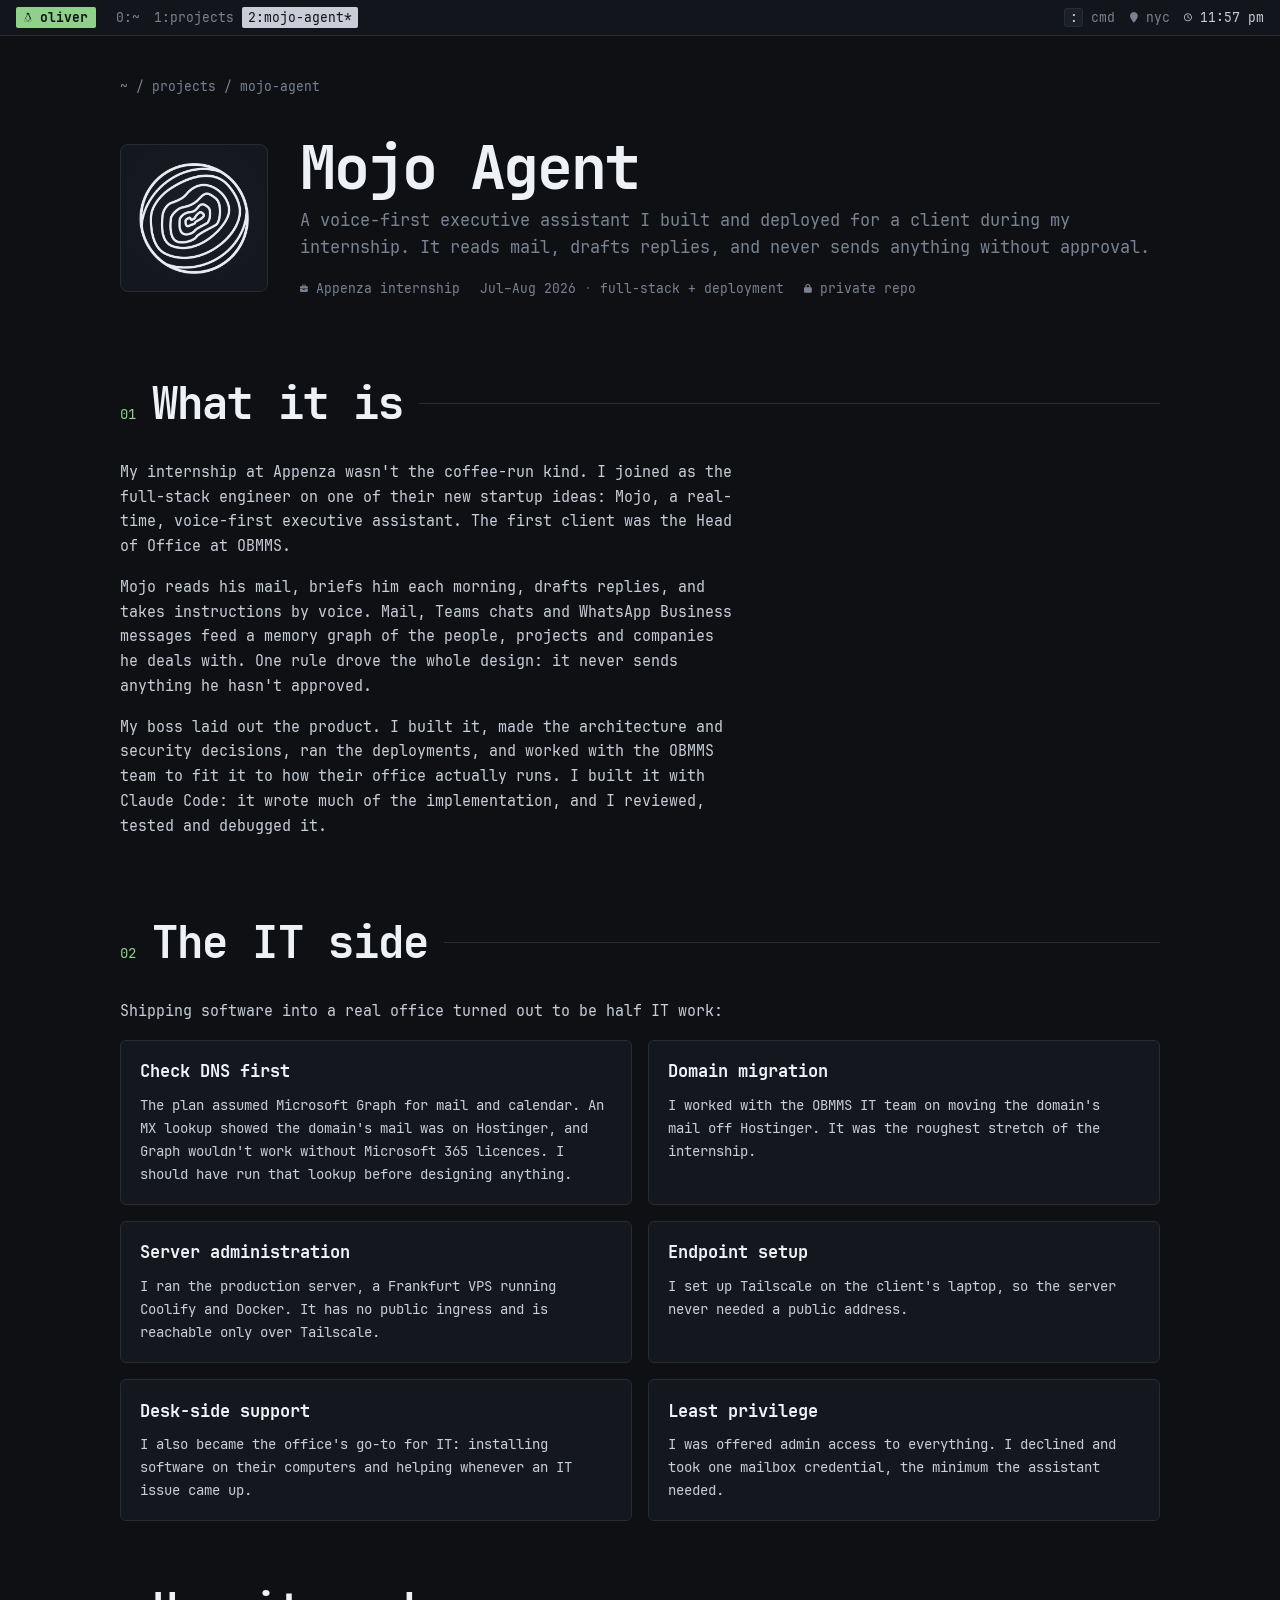
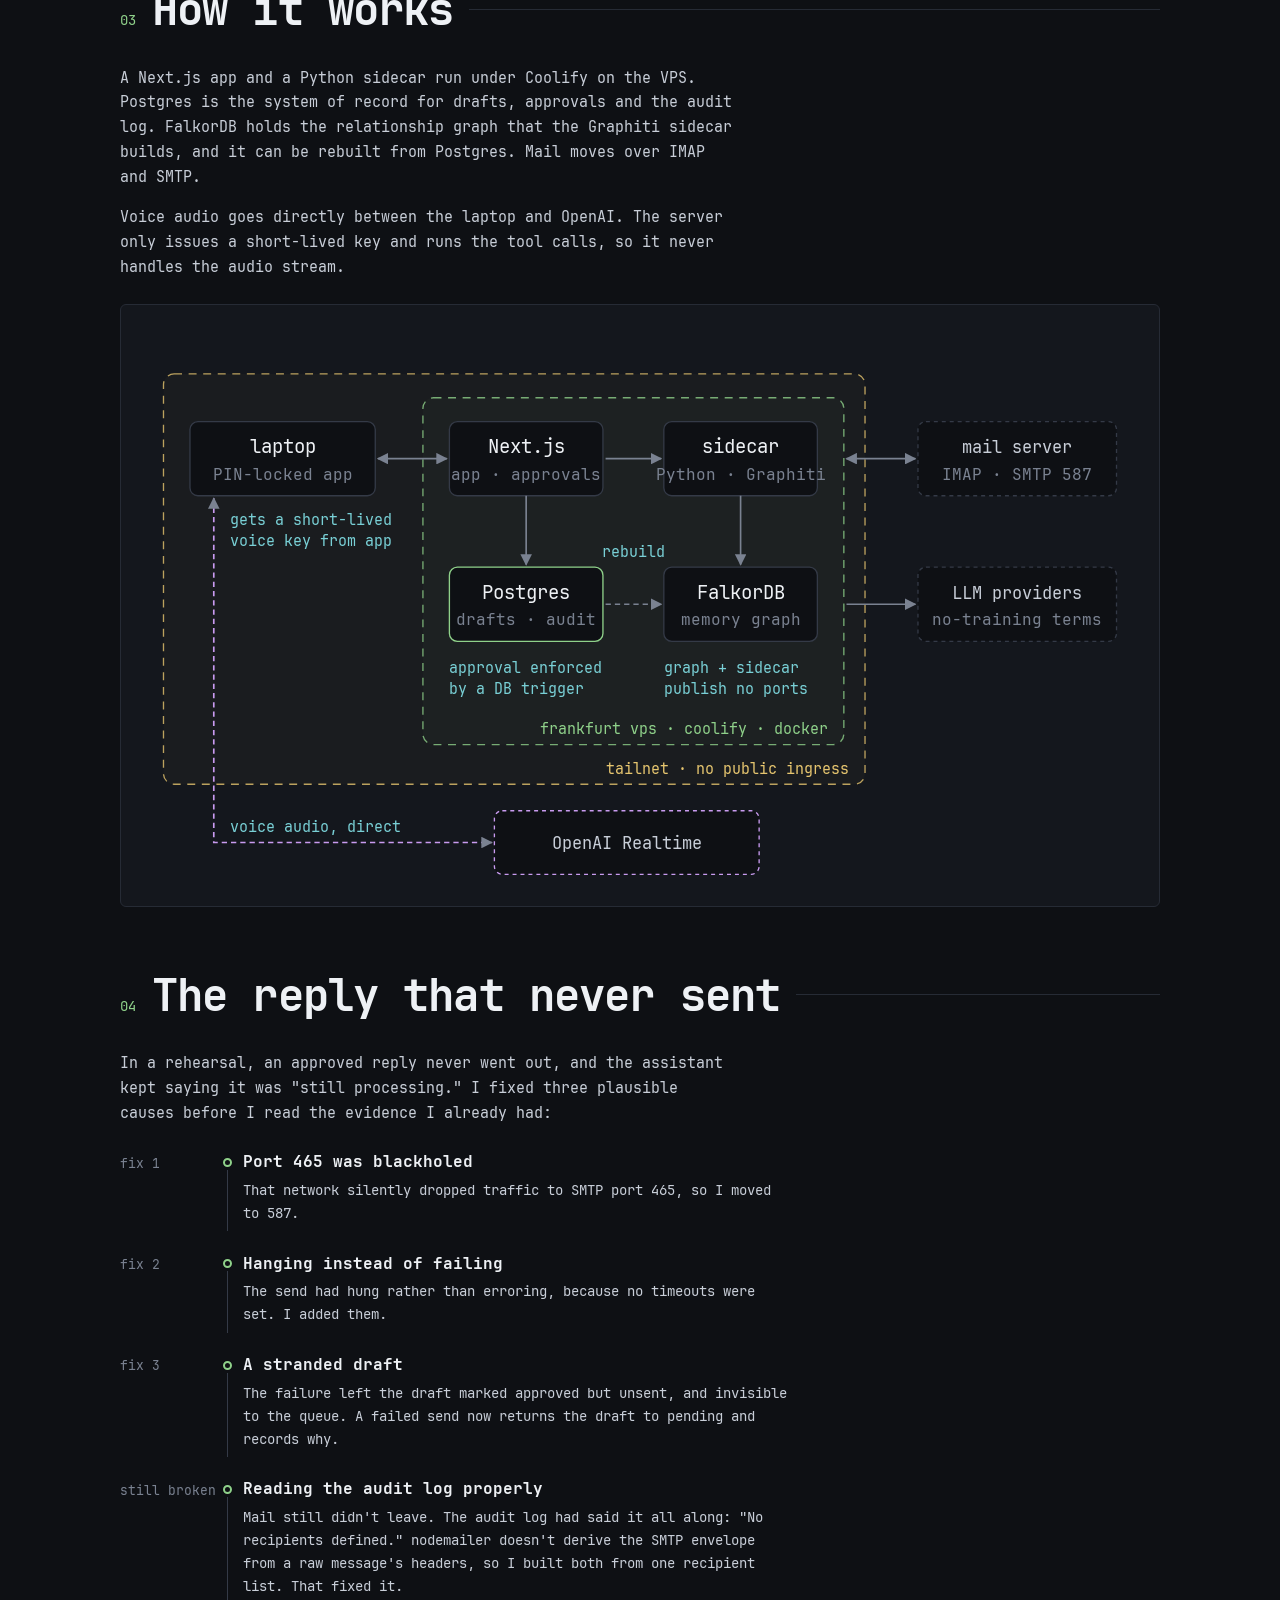
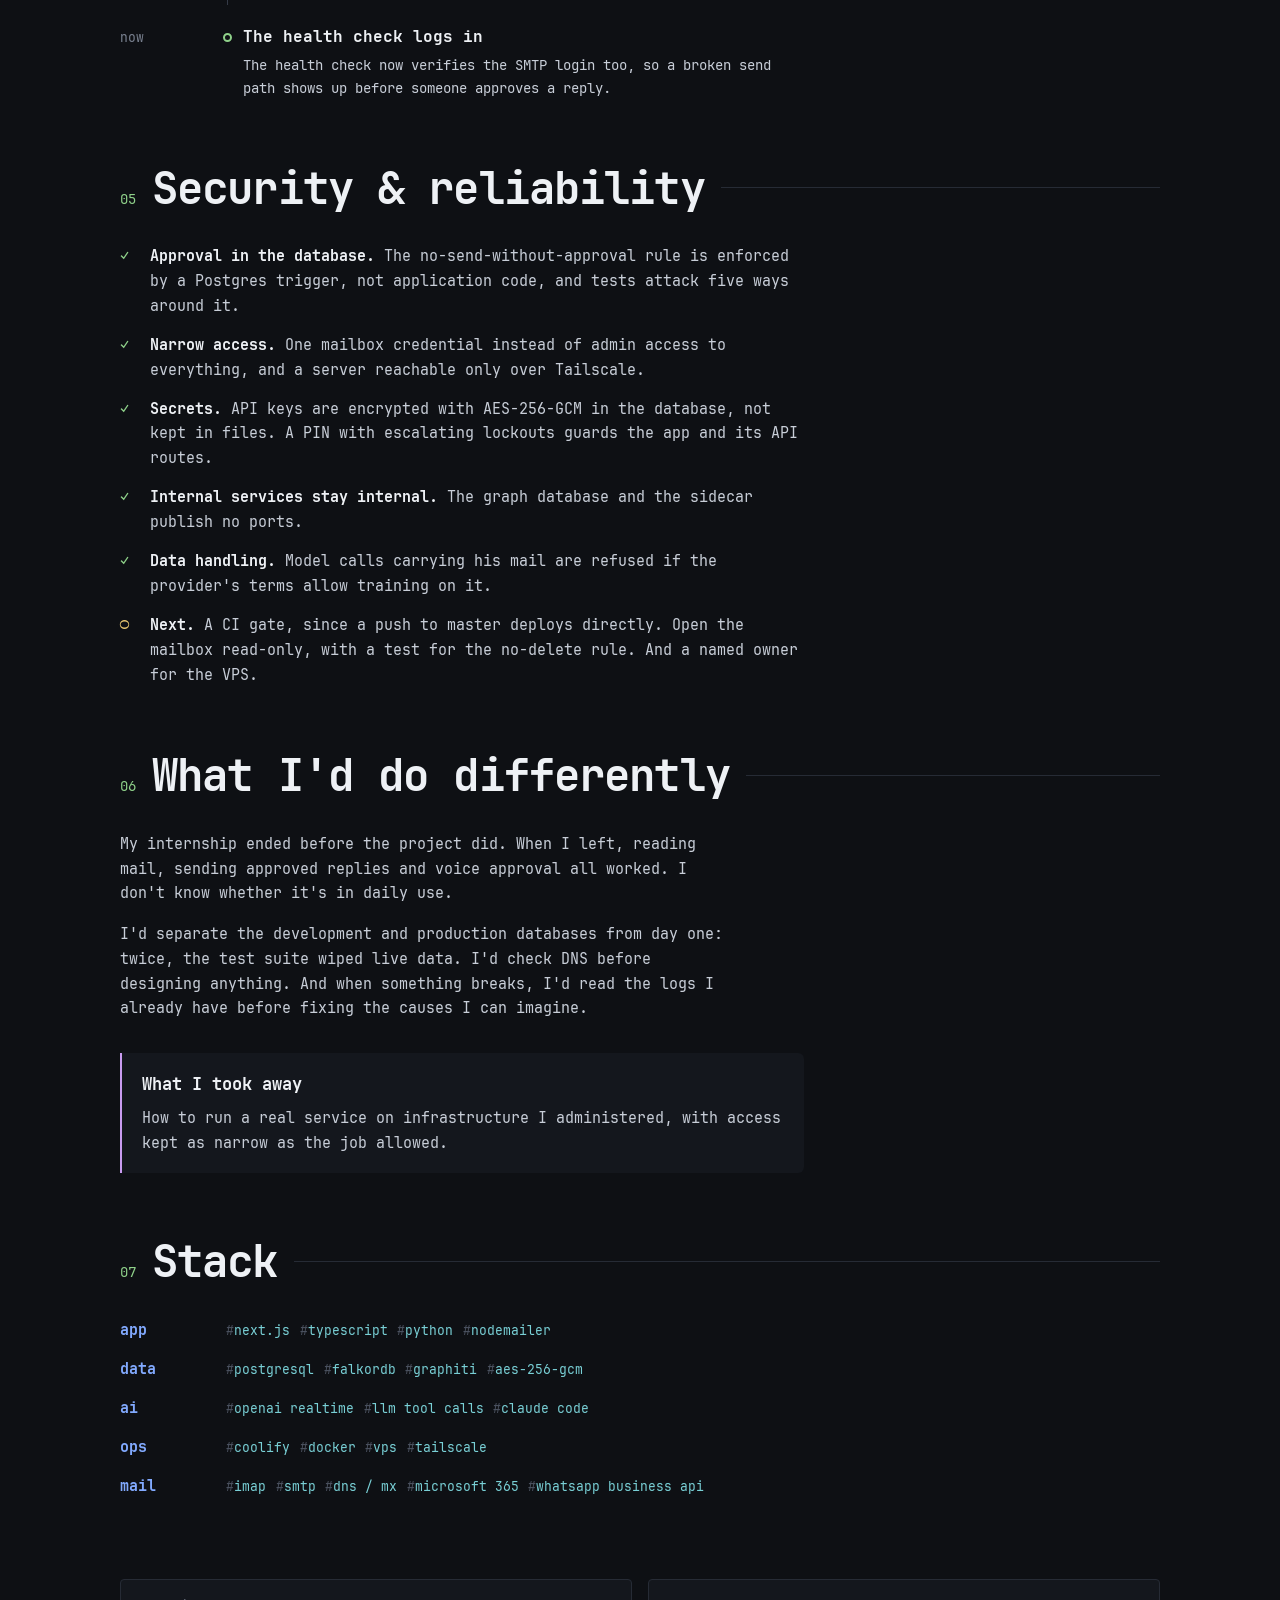
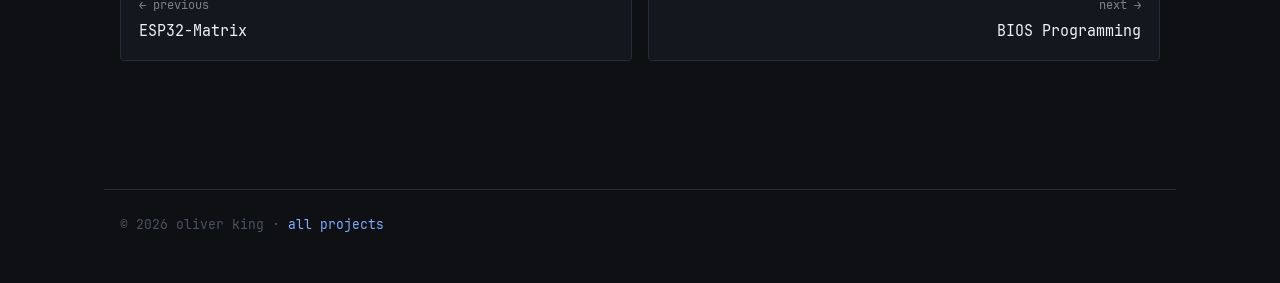
<file: projects/mojo-agent/index.html>
<!doctype html>
<html lang="en">
<head>
  <meta charset="utf-8">
  <meta name="viewport" content="width=device-width, initial-scale=1">
  <title>Mojo Agent · Oliver King</title>
  <meta name="description" content="A voice-first executive assistant I built and deployed for a client during my internship at Appenza. It reads mail, drafts replies, and never sends anything without approval.">
  <meta name="theme-color" content="#0e1014">
  <meta property="og:title" content="Mojo Agent · Oliver King">
  <meta property="og:description" content="Voice-first executive assistant on a Tailscale-only VPS that never sends anything without approval.">
  <link rel="icon" href="../../favicon.svg" type="image/svg+xml">
  <link rel="preload" href="../../assets/fonts/JetBrainsMonoNF-Regular.woff2" as="font" type="font/woff2" crossorigin>
  <link rel="stylesheet" href="../../css/style.css">
  <script>document.documentElement.classList.add("js")</script>
  <script type="module" src="../../js/shell.js"></script>
</head>
<body data-root="../../">
  <a class="skip" href="#main">skip to content</a>

  <header class="bar">
    <div class="bar-left">
      <a class="seg seg-session" href="../../" aria-label="Oliver King, home"><span class="nf" aria-hidden="true">&#xf31a;</span><span class="label"> oliver</span></a>
      <nav class="windows" aria-label="Site">
        <a href="../../"><span class="n">0:</span>~</a>
        <a href="../../#projects"><span class="n">1:</span>projects</a>
        <a href="./" aria-current="true"><span class="n">2:</span>mojo-agent</a>
      </nav>
    </div>
    <div class="bar-right">
      <span class="hint" aria-hidden="true"><kbd>:</kbd> cmd</span>
      <span class="seg seg-loc"><span class="nf" aria-hidden="true">&#xf041;</span> nyc</span>
      <span class="seg seg-clock"><span class="nf" aria-hidden="true">&#xf017;</span> <time id="clock">--:--</time></span>
    </div>
  </header>

  <main id="main">
    <p class="crumbs"><a href="../../">~</a> / <a href="../../#projects">projects</a> / mojo-agent</p>

    <header class="proj-hero">
      <div class="proj-logo">
        <img src="../../assets/img/projects/mojo-agent.webp" alt="Mojo Agent logo" style="view-transition-name: logo-mojo-agent">
      </div>
      <div>
        <h1>Mojo Agent</h1>
        <p class="tagline">A voice-first executive assistant I built and deployed for a client during my internship. It reads mail, drafts replies, and never sends anything without approval.</p>
        <ul class="proj-meta">
          <li><span><span class="nf" aria-hidden="true">&#xf0b1;</span> Appenza internship</span></li>
          <li>Jul–Aug 2026 <span class="sep">·</span> full-stack + deployment</li>
          <li><span><span class="nf" aria-hidden="true">&#xf023;</span> private repo</span></li>
        </ul>
      </div>
    </header>

    <div class="proj-body">
      <!-- 01 · what it is -->
      <section class="section" aria-labelledby="what-h">
        <header class="sec-head"><span class="sec-num">01</span><h2 id="what-h">What it is</h2></header>
        <div class="prose">
          <p>My internship at Appenza wasn't the coffee-run kind. I joined as the full-stack engineer on one of their new startup ideas: Mojo, a real-time, voice-first executive assistant. The first client was the Head of Office at OBMMS.</p>
          <p>Mojo reads his mail, briefs him each morning, drafts replies, and takes instructions by voice. Mail, Teams chats and WhatsApp Business messages feed a memory graph of the people, projects and companies he deals with. One rule drove the whole design: it never sends anything he hasn't approved.</p>
          <p>My boss laid out the product. I built it, made the architecture and security decisions, ran the deployments, and worked with the OBMMS team to fit it to how their office actually runs. I built it with Claude Code: it wrote much of the implementation, and I reviewed, tested and debugged it.</p>
        </div>
      </section>

      <!-- 02 · the IT side -->
      <section class="section" aria-labelledby="it-h">
        <header class="sec-head"><span class="sec-num">02</span><h2 id="it-h">The IT side</h2></header>
        <div class="prose">
          <p>Shipping software into a real office turned out to be half IT work:</p>
        </div>
        <ul class="features">
          <li>
            <h3 class="feat-title">Check DNS first</h3>
            <p>The plan assumed Microsoft Graph for mail and calendar. An MX lookup showed the domain's mail was on Hostinger, and Graph wouldn't work without Microsoft 365 licences. I should have run that lookup before designing anything.</p>
          </li>
          <li>
            <h3 class="feat-title">Domain migration</h3>
            <p>I worked with the OBMMS IT team on moving the domain's mail off Hostinger. It was the roughest stretch of the internship.</p>
          </li>
          <li>
            <h3 class="feat-title">Server administration</h3>
            <p>I ran the production server, a Frankfurt VPS running Coolify and Docker. It has no public ingress and is reachable only over Tailscale.</p>
          </li>
          <li>
            <h3 class="feat-title">Endpoint setup</h3>
            <p>I set up Tailscale on the client's laptop, so the server never needed a public address.</p>
          </li>
          <li>
            <h3 class="feat-title">Desk-side support</h3>
            <p>I also became the office's go-to for IT: installing software on their computers and helping whenever an IT issue came up.</p>
          </li>
          <li>
            <h3 class="feat-title">Least privilege</h3>
            <p>I was offered admin access to everything. I declined and took one mailbox credential, the minimum the assistant needed.</p>
          </li>
        </ul>
      </section>

      <!-- 03 · architecture -->
      <section class="section" aria-labelledby="how-h">
        <header class="sec-head"><span class="sec-num">03</span><h2 id="how-h">How it works</h2></header>
        <div class="prose">
          <p>A Next.js app and a Python sidecar run under Coolify on the VPS. Postgres is the system of record for drafts, approvals and the audit log. FalkorDB holds the relationship graph that the Graphiti sidecar builds, and it can be rebuilt from Postgres. Mail moves over IMAP and SMTP.</p>
          <p>Voice audio goes directly between the laptop and OpenAI. The server only issues a short-lived key and runs the tool calls, so it never handles the audio stream.</p>
        </div>
        <figure class="arch">
          <div class="arch-scroll">
            <svg viewBox="0 0 760 430" role="img" aria-labelledby="mojo-title mojo-desc">
              <title id="mojo-title">Mojo Agent architecture</title>
              <desc id="mojo-desc">The client's laptop and a Frankfurt VPS sit inside a Tailscale network with no public ingress. On the VPS, Coolify runs a Next.js app and a Python Graphiti sidecar on an internal Docker network. The app writes drafts, approvals and the audit log to Postgres, where a trigger enforces approval. The sidecar writes to a FalkorDB memory graph, which can be rebuilt from Postgres and publishes no ports. The VPS reaches the mail server over IMAP and SMTP and calls LLM providers. Voice audio goes directly between the laptop and OpenAI Realtime, bypassing the server.</desc>
              <defs>
                <marker id="arw" viewBox="0 0 10 10" refX="9" refY="5" markerWidth="7" markerHeight="7" orient="auto-start-reverse"><path d="M0,0 L10,5 L0,10 z" class="a-head"/></marker>
              </defs>

              <rect class="a-net" x="20" y="40" width="530" height="310" rx="8"/>
              <text class="a-net-lbl" x="538" y="342" text-anchor="end">tailnet · no public ingress</text>
              <rect class="a-chip" x="216" y="58" width="318" height="262" rx="8"/>
              <text class="a-chip-lbl" x="522" y="312" text-anchor="end">frankfurt vps · coolify · docker</text>

              <g class="a-box"><rect x="40" y="76" width="140" height="56" rx="6"/><text x="110" y="100">laptop</text><text class="a-sub" x="110" y="120">PIN-locked app</text></g>
              <text class="a-lbl" x="70" y="154">gets a short-lived</text>
              <text class="a-lbl" x="70" y="170">voice key from app</text>

              <g class="a-box"><rect x="236" y="76" width="116" height="56" rx="6"/><text x="294" y="100">Next.js</text><text class="a-sub" x="294" y="120">app · approvals</text></g>
              <g class="a-box"><rect x="398" y="76" width="116" height="56" rx="6"/><text x="456" y="100">sidecar</text><text class="a-sub" x="456" y="120">Python · Graphiti</text></g>
              <g class="a-box a-db"><rect x="236" y="186" width="116" height="56" rx="6"/><text x="294" y="210">Postgres</text><text class="a-sub" x="294" y="230">drafts · audit</text></g>
              <g class="a-box"><rect x="398" y="186" width="116" height="56" rx="6"/><text x="456" y="210">FalkorDB</text><text class="a-sub" x="456" y="230">memory graph</text></g>
              <text class="a-lbl" x="236" y="266">approval enforced</text>
              <text class="a-lbl" x="236" y="282">by a DB trigger</text>
              <text class="a-lbl" x="398" y="266">graph + sidecar</text>
              <text class="a-lbl" x="398" y="282">publish no ports</text>

              <g class="a-box a-ext"><rect x="590" y="76" width="150" height="56" rx="6"/><text x="665" y="100">mail server</text><text class="a-sub" x="665" y="120">IMAP · SMTP 587</text></g>
              <g class="a-box a-ext"><rect x="590" y="186" width="150" height="56" rx="6"/><text x="665" y="210">LLM providers</text><text class="a-sub" x="665" y="230">no-training terms</text></g>
              <g class="a-box a-ext a-gpu"><rect x="270" y="370" width="200" height="48" rx="6"/><text x="370" y="399">OpenAI Realtime</text></g>

              <line class="a-edge" x1="182" y1="104" x2="234" y2="104" marker-end="url(#arw)" marker-start="url(#arw)"/>
              <line class="a-edge" x1="354" y1="104" x2="396" y2="104" marker-end="url(#arw)"/>
              <line class="a-edge" x1="294" y1="132" x2="294" y2="184" marker-end="url(#arw)"/>
              <line class="a-edge" x1="456" y1="132" x2="456" y2="184" marker-end="url(#arw)"/>
              <line class="a-edge a-dash" x1="354" y1="214" x2="396" y2="214" marker-end="url(#arw)"/>
              <text class="a-lbl" x="375" y="178" text-anchor="middle">rebuild</text>
              <line class="a-edge" x1="536" y1="104" x2="588" y2="104" marker-end="url(#arw)" marker-start="url(#arw)"/>
              <line class="a-edge" x1="536" y1="214" x2="588" y2="214" marker-end="url(#arw)"/>
              <path class="a-edge a-voice" d="M58,134 V394 H268" fill="none" marker-end="url(#arw)" marker-start="url(#arw)"/>
              <text class="a-lbl" x="70" y="386">voice audio, direct</text>
            </svg>
          </div>
        </figure>
      </section>

      <!-- 04 · the interesting problem -->
      <section class="section" aria-labelledby="story-h">
        <header class="sec-head"><span class="sec-num">04</span><h2 id="story-h">The reply that never sent</h2></header>
        <div class="prose">
          <p>In a rehearsal, an approved reply never went out, and the assistant kept saying it was "still processing." I fixed three plausible causes before I read the evidence I already had:</p>
        </div>
        <ol class="timeline story">
          <li><span class="when">fix 1</span><span class="dot" aria-hidden="true"></span><div>
            <span class="what">Port 465 was blackholed</span>
            <span class="note">That network silently dropped traffic to SMTP port 465, so I moved to 587.</span>
          </div></li>
          <li><span class="when">fix 2</span><span class="dot" aria-hidden="true"></span><div>
            <span class="what">Hanging instead of failing</span>
            <span class="note">The send had hung rather than erroring, because no timeouts were set. I added them.</span>
          </div></li>
          <li><span class="when">fix 3</span><span class="dot" aria-hidden="true"></span><div>
            <span class="what">A stranded draft</span>
            <span class="note">The failure left the draft marked approved but unsent, and invisible to the queue. A failed send now returns the draft to pending and records why.</span>
          </div></li>
          <li><span class="when">still broken</span><span class="dot" aria-hidden="true"></span><div>
            <span class="what">Reading the audit log properly</span>
            <span class="note">Mail still didn't leave. The audit log had said it all along: "No recipients defined." nodemailer doesn't derive the SMTP envelope from a raw message's headers, so I built both from one recipient list. That fixed it.</span>
          </div></li>
          <li><span class="when">now</span><span class="dot" aria-hidden="true"></span><div>
            <span class="what">The health check logs in</span>
            <span class="note">The health check now verifies the SMTP login too, so a broken send path shows up before someone approves a reply.</span>
          </div></li>
        </ol>
      </section>

      <!-- 05 · security -->
      <section class="section" aria-labelledby="sec-h">
        <header class="sec-head"><span class="sec-num">05</span><h2 id="sec-h">Security &amp; reliability</h2></header>
        <ul class="checks">
          <li><span class="ck" aria-hidden="true">✓</span><div><b>Approval in the database.</b> The no-send-without-approval rule is enforced by a Postgres trigger, not application code, and tests attack five ways around it.</div></li>
          <li><span class="ck" aria-hidden="true">✓</span><div><b>Narrow access.</b> One mailbox credential instead of admin access to everything, and a server reachable only over Tailscale.</div></li>
          <li><span class="ck" aria-hidden="true">✓</span><div><b>Secrets.</b> API keys are encrypted with AES-256-GCM in the database, not kept in files. A PIN with escalating lockouts guards the app and its API routes.</div></li>
          <li><span class="ck" aria-hidden="true">✓</span><div><b>Internal services stay internal.</b> The graph database and the sidecar publish no ports.</div></li>
          <li><span class="ck" aria-hidden="true">✓</span><div><b>Data handling.</b> Model calls carrying his mail are refused if the provider's terms allow training on it.</div></li>
          <li><span class="ck todo" aria-hidden="true">○</span><div><b>Next.</b> A CI gate, since a push to master deploys directly. Open the mailbox read-only, with a test for the no-delete rule. And a named owner for the VPS.</div></li>
        </ul>
      </section>

      <!-- 06 · lessons -->
      <section class="section" aria-labelledby="learn-h">
        <header class="sec-head"><span class="sec-num">06</span><h2 id="learn-h">What I'd do differently</h2></header>
        <div class="prose">
          <p>My internship ended before the project did. When I left, reading mail, sending approved replies and voice approval all worked. I don't know whether it's in daily use.</p>
          <p>I'd separate the development and production databases from day one: twice, the test suite wiped live data. I'd check DNS before designing anything. And when something breaks, I'd read the logs I already have before fixing the causes I can imagine.</p>
        </div>
        <aside class="callout">
          <h3 class="feat-title">What I took away</h3>
          <p>How to run a real service on infrastructure I administered, with access kept as narrow as the job allowed.</p>
        </aside>
      </section>

      <!-- 07 · stack -->
      <section class="section" aria-labelledby="stack-h">
        <header class="sec-head"><span class="sec-num">07</span><h2 id="stack-h">Stack</h2></header>
        <dl class="stack">
          <div><dt>app</dt><dd><ul class="tags"><li>next.js</li><li>typescript</li><li>python</li><li>nodemailer</li></ul></dd></div>
          <div><dt>data</dt><dd><ul class="tags"><li>postgresql</li><li>falkordb</li><li>graphiti</li><li>aes-256-gcm</li></ul></dd></div>
          <div><dt>ai</dt><dd><ul class="tags"><li>openai realtime</li><li>llm tool calls</li><li>claude code</li></ul></dd></div>
          <div><dt>ops</dt><dd><ul class="tags"><li>coolify</li><li>docker</li><li>vps</li><li>tailscale</li></ul></dd></div>
          <div><dt>mail</dt><dd><ul class="tags"><li>imap</li><li>smtp</li><li>dns / mx</li><li>microsoft 365</li><li>whatsapp business api</li></ul></dd></div>
        </dl>
      </section>
    </div>

    <nav class="proj-nav" aria-label="More projects">
      <a class="prev" href="../esp32-matrix/"><span class="lbl">← previous</span>ESP32-Matrix</a>
      <a class="next" href="../bios-programming/"><span class="lbl">next →</span>BIOS Programming</a>
    </nav>
  </main>

  <footer class="foot">
    <p>© 2026 oliver king <span class="sep">·</span> <a href="../../#projects">all projects</a></p>
  </footer>

  <form class="cmdline" id="cmdline" hidden autocomplete="off">
    <label for="cmd-input" class="sr-only">Command</label>
    <span aria-hidden="true">:</span><input id="cmd-input" spellcheck="false" autocapitalize="off">
    <output id="cmd-msg" aria-live="polite"></output>
  </form>
</body>
</html>
</file>
<file: css/style.css>
@font-face {
  font-family: "JBM NF";
  src: url("../assets/fonts/JetBrainsMonoNF-Regular.woff2") format("woff2");
  font-weight: 400;
  font-display: swap;
}
@font-face {
  font-family: "JBM NF";
  src: url("../assets/fonts/JetBrainsMonoNF-Bold.woff2") format("woff2");
  font-weight: 700;
  font-display: swap;
}

:root {
  --bg: #0e1014;
  --bg-2: #14171d;
  --bg-3: #1b1f27;
  --line: #262b35;
  --line-hi: #343a47;
  --fg: #c8ced8;
  --fg-hi: #eef1f5;
  --muted: #7a8291;
  --dim: #4b5260;
  --green: #8fd18a;
  --amber: #e6c56f;
  --blue: #82aaff;
  --magenta: #c99bf0;
  --red: #ec7d7d;
  --cyan: #79d0d6;

  --mono: "JBM NF", ui-monospace, "SF Mono", Menlo, Consolas, monospace;
  --wide: 1040px;
  --text: 68ch;
  --gutter: 16px;
  --ease: cubic-bezier(.2, .7, .2, 1);
  color-scheme: dark;
}

*, *::before, *::after { box-sizing: border-box; }
html { scroll-behavior: smooth; scroll-padding-top: 3.5rem; -webkit-text-size-adjust: 100%; }
body {
  margin: 0;
  background: var(--bg);
  color: var(--fg);
  font: 15px/1.65 var(--mono);
  font-variant-ligatures: contextual;
  -webkit-font-smoothing: antialiased;
}
::selection { background: var(--green); color: var(--bg); }
img { max-width: 100%; }

a { color: var(--blue); text-decoration: none; background-image: linear-gradient(currentColor, currentColor);
    background-size: 0 1px; background-position: 0 100%; background-repeat: no-repeat;
    transition: background-size .25s var(--ease), color .15s; }
a:hover { background-size: 100% 1px; color: var(--fg-hi); }
:focus-visible { outline: 1px dashed var(--amber); outline-offset: 3px; }

.nf { font-family: var(--mono); display: inline-block; min-width: 1ch; }
.dim { color: var(--muted); }
.sep { color: var(--dim); }
.sr-only { position: absolute; width: 1px; height: 1px; overflow: hidden; clip-path: inset(50%); white-space: nowrap; }
.skip { position: absolute; left: -999px; top: 0; background: var(--amber); color: var(--bg); padding: .25rem .5rem; z-index: 10; }
.skip:focus { left: var(--gutter); }
kbd { font: inherit; color: var(--fg); background: var(--bg-3); border: 1px solid var(--line); border-radius: 3px; padding: 0 .35em; }

/* ── status bar (tmux) ─────────────────────────────────────────── */
.bar {
  position: sticky; top: 0; z-index: 5; view-transition-name: bar;
  display: flex; justify-content: space-between; align-items: center; gap: 1rem;
  height: 2.25rem; padding: 0 var(--gutter);
  background: color-mix(in srgb, var(--bg-2) 88%, transparent);
  backdrop-filter: blur(8px);
  border-bottom: 1px solid var(--line);
  font-size: 13px; white-space: nowrap;
  transition: transform .5s var(--ease), opacity .5s var(--ease);
}
.bar-left, .bar-right { display: flex; align-items: center; gap: .9rem; min-width: 0; }
.seg-session { background: var(--green); color: var(--bg); font-weight: 700; padding: 0 .6em; border-radius: 2px; }
.seg-session:hover { color: var(--bg); }
.windows { display: flex; gap: .15rem; overflow-x: auto; scrollbar-width: none; }
.windows::-webkit-scrollbar { display: none; }
.windows a { color: var(--muted); padding: 0 .45em; background: none; border-radius: 2px; transition: color .2s, background-color .2s; }
.windows a:hover { color: var(--fg-hi); }
.windows a[aria-current="true"] { color: var(--bg); background: var(--fg); }
.windows a[aria-current="true"]::after { content: "*"; }
.hint, .seg-loc { color: var(--muted); }
.seg-clock { color: var(--fg); }

/* ── layout ────────────────────────────────────────────────────── */
main { max-width: calc(var(--wide) + 2 * var(--gutter)); margin: 0 auto; padding: 0 var(--gutter) 2rem; }
.section { padding-top: 5.5rem; }

.sec-head { display: flex; align-items: baseline; gap: 1rem; margin-bottom: 2rem; }
.sec-head::after { content: ""; flex: 1; height: 1px; background: var(--line); align-self: center; }
.sec-num { color: var(--green); font-size: .9rem; }
.sec-head h2 {
  margin: 0; color: var(--fg-hi); font-weight: 700; letter-spacing: -.02em; line-height: 1.1;
  font-size: clamp(1.9rem, 5.5vw, 2.75rem);
}
.sub-head { margin: 3.5rem 0 1rem; font-size: 1.15rem; color: var(--fg-hi); }
.sub-head::before { content: "// "; color: var(--dim); font-weight: 400; }

.prompt { margin: 0 0 1.25rem; color: var(--fg); overflow-wrap: anywhere; }
.ps1 { color: var(--green); font-weight: 700; }
.path { color: var(--blue); font-weight: 700; }
.cmd { color: var(--fg-hi); }
.cursor {
  display: inline-block; width: .6em; height: 1.15em; margin-left: .15em;
  vertical-align: -.2em; background: var(--fg);
  animation: blink 1.1s steps(1) infinite;
}
@keyframes blink { 50% { opacity: 0; } }

/* ── hero ──────────────────────────────────────────────────────── */
.hero { padding-top: clamp(3rem, 10vh, 6.5rem); padding-bottom: 1rem; }
.hero-cursor { display: none; }
.hero-grid { display: grid; grid-template-columns: minmax(0, 1fr) auto; gap: 3rem; align-items: center; }
h1 {
  margin: 0 0 .75rem; color: var(--fg-hi);
  font-size: clamp(2.6rem, 9vw, 5rem); line-height: 1.02; letter-spacing: -.035em; font-weight: 700;
}
.tagline { margin: 0 0 2rem; color: var(--muted); font-size: 1.05rem; }
.links { list-style: none; display: flex; flex-wrap: wrap; gap: .6rem; margin: 0; padding: 0; }
.links a {
  display: inline-flex; align-items: center; gap: .5em;
  padding: .35em .85em; border: 1px solid var(--line); border-radius: 3px;
  color: var(--fg); background: var(--bg-2);
  transition: border-color .2s, color .2s, transform .2s var(--ease);
}
.links a:hover { border-color: var(--green); color: var(--green); transform: translateY(-1px); }

.portrait { margin: 0; width: clamp(180px, 24vw, 280px); position: relative; }
.portrait img {
  display: block; width: 100%; height: auto; aspect-ratio: 832 / 900; object-fit: cover;
  border-radius: 4px; border: 1px solid var(--line-hi);
  filter: saturate(.9) contrast(1.02);
}
/* Offset outline behind the photo, like a window shadow. */
.portrait::before {
  content: ""; position: absolute; inset: 0; transform: translate(10px, 10px);
  border: 1px solid var(--green); border-radius: 4px; opacity: .45; z-index: -1;
  transition: transform .35s var(--ease), opacity .35s;
}
.portrait:hover::before { transform: translate(6px, 6px); opacity: .8; }

/* ── about ─────────────────────────────────────────────────────── */
.about-grid { display: grid; grid-template-columns: minmax(0, 1.25fr) minmax(0, 1fr); gap: 3rem; align-items: start; }
.prose p { margin: 0 0 1rem; max-width: var(--text); }
.facts { margin: 0; padding: 1rem 1.25rem; border: 1px solid var(--line); border-radius: 4px; background: var(--bg-2); }
.facts > div { display: flex; gap: .9rem; padding: .2rem 0; }
.facts dt { color: var(--blue); font-weight: 700; flex: 0 0 7ch; }
.facts dd { margin: 0; min-width: 0; }
.photo { margin: 2.5rem 0 0; }
.photo img { display: block; width: 100%; height: auto; border-radius: 4px; border: 1px solid var(--line); }
.photo figcaption { margin-top: .6rem; font-size: 13px; color: var(--muted); }

/* ── experience timeline ───────────────────────────────────────── */
.timeline { list-style: none; margin: 0; padding: 0; position: relative; }
.timeline li { display: grid; grid-template-columns: 14ch 1.5rem minmax(0, 1fr); align-items: start; padding-bottom: 1.6rem; position: relative; }
.timeline li:last-child { padding-bottom: 0; }
.timeline .when { color: var(--muted); font-size: 13px; padding-top: .2rem; }
.timeline .dot { position: relative; height: 100%; }
.timeline .dot::before { content: ""; position: absolute; left: 4px; top: .55rem; width: 9px; height: 9px; border-radius: 50%; background: var(--bg); border: 2px solid var(--green); }
.timeline li:not(:last-child) .dot::after { content: ""; position: absolute; left: 8px; top: 1.3rem; bottom: -.4rem; width: 1px; background: var(--line-hi); }
.timeline .what { color: var(--fg-hi); font-weight: 700; font-size: 1.1rem; }
.timeline .where { color: var(--green); }
.timeline .note { display: block; color: var(--muted); font-size: 13px; }

/* ── project grid ──────────────────────────────────────────────── */
.grid { list-style: none; margin: 0; padding: 0; display: grid; grid-template-columns: repeat(3, minmax(0, 1fr)); gap: 1rem; }
.card {
  display: flex; flex-direction: column; height: 100%;
  color: inherit; background: var(--bg-2); background-image: none;
  border: 1px solid var(--line); border-radius: 6px; overflow: hidden;
  transition: border-color .25s, transform .25s var(--ease), background-color .25s;
}
.card:hover { color: inherit; border-color: var(--line-hi); background-color: var(--bg-3); transform: translateY(-3px); }
.card:focus-visible { outline-offset: 2px; }
.card-art {
  aspect-ratio: 4 / 3; display: grid; place-items: center; padding: 2rem;
  border-bottom: 1px solid var(--line);
  background: radial-gradient(circle at 50% 45%, var(--bg-3), var(--bg-2) 70%);
}
.card-art img { width: auto; height: auto; max-width: 46%; max-height: 74%; object-fit: contain; transition: transform .4s var(--ease); }
.card:hover .card-art img { transform: scale(1.06); }
.card-body { padding: 1rem 1.1rem 1.1rem; display: flex; flex-direction: column; gap: .4rem; flex: 1; }
.card-title { display: flex; justify-content: space-between; align-items: baseline; gap: .5rem; margin: 0; font-size: 1.05rem; color: var(--fg-hi); }
.card-title .go { color: var(--dim); transition: transform .25s var(--ease), color .25s; }
.card:hover .card-title .go { color: var(--green); transform: translateX(3px); }
.card-sum { margin: 0; color: var(--muted); font-size: 13px; line-height: 1.55; }
.tags { display: flex; flex-wrap: wrap; gap: .3rem .6rem; margin: auto 0 0; padding: .4rem 0 0; list-style: none; font-size: 12px; }
.tags li { color: var(--cyan); }
.tags li::before { content: "#"; color: var(--dim); }

.repos { list-style: none; margin: 0; padding: 0; border-top: 1px solid var(--line); }
.repos li { border-bottom: 1px solid var(--line); }
.repos a {
  display: grid; grid-template-columns: minmax(0, 24ch) 7ch minmax(0, 1fr) 2ch; gap: 1rem; align-items: baseline;
  padding: .6rem .25rem; color: var(--fg); background-image: none; transition: background-color .2s, padding .25s var(--ease);
}
.repos a:hover { background: var(--bg-2); padding-left: .6rem; }
.repos .r-name { color: var(--blue); font-weight: 700; overflow: hidden; text-overflow: ellipsis; white-space: nowrap; }
.repos .r-lang { color: var(--magenta); font-size: 13px; }
.repos .r-desc { color: var(--muted); font-size: 13px; }
.repos .r-go { color: var(--dim); text-align: right; }
.repos a:hover .r-go { color: var(--green); }

/* ── contact ───────────────────────────────────────────────────── */
.contact { list-style: none; margin: 0; padding: 0; display: grid; gap: .6rem; max-width: 40rem; }
.contact a {
  display: grid; grid-template-columns: 2ch 9ch minmax(0, 1fr); gap: .75rem; align-items: baseline;
  padding: .9rem 1.1rem; border: 1px solid var(--line); border-radius: 4px; background: var(--bg-2);
  color: var(--fg); background-image: none; font-size: 1.05rem;
  transition: border-color .2s, transform .25s var(--ease);
}
.contact a:hover { border-color: var(--green); transform: translateX(4px); }
.contact .nf { color: var(--green); }
.contact .c-k { color: var(--muted); font-size: 13px; }
.contact .c-v { color: var(--fg-hi); overflow-wrap: anywhere; }

.foot {
  max-width: calc(var(--wide) + 2 * var(--gutter)); margin: 6rem auto 0; padding: 1.5rem var(--gutter) 3rem;
  display: flex; justify-content: space-between; align-items: center; gap: 1rem; flex-wrap: wrap;
  color: var(--dim); font-size: 13px; border-top: 1px solid var(--line);
}
.foot p { margin: 0; }
.reboot { font: inherit; color: var(--muted); background: none; border: 1px solid var(--line); border-radius: 3px; padding: .15rem .6rem; cursor: pointer; transition: color .2s, border-color .2s; }
.reboot:hover { color: var(--green); border-color: var(--green); }

/* ── project pages ─────────────────────────────────────────────── */
.crumbs { padding-top: 2.5rem; margin: 0; font-size: 13px; color: var(--muted); }
.crumbs a { color: var(--muted); }
.crumbs a:hover { color: var(--fg-hi); }
.proj-hero { display: grid; grid-template-columns: auto minmax(0, 1fr); gap: 2rem; align-items: center; padding: 2.5rem 0 1rem; }
.proj-logo {
  width: clamp(96px, 16vw, 148px); aspect-ratio: 1; display: grid; place-items: center; padding: 1.1rem;
  border: 1px solid var(--line); border-radius: 8px; background: radial-gradient(circle at 50% 45%, var(--bg-3), var(--bg-2) 70%);
}
.proj-logo img { max-width: 100%; max-height: 100%; object-fit: contain; }
.proj-hero h1 { font-size: clamp(2.2rem, 7vw, 3.75rem); margin-bottom: .5rem; }
.proj-hero .tagline { margin-bottom: 1rem; }
.proj-meta { display: flex; flex-wrap: wrap; gap: .5rem 1.25rem; margin: 0; padding: 0; list-style: none; font-size: 13px; color: var(--muted); }
.proj-meta .tags { padding: 0; margin: 0; font-size: 13px; }
.proj-body .section { padding-top: 4rem; }
.proj-body .prose p { max-width: var(--text); }
.wip { color: var(--muted); font-style: italic; }
.proj-nav { display: grid; grid-template-columns: 1fr 1fr; gap: 1rem; margin-top: 5rem; }
.proj-nav a {
  display: flex; flex-direction: column; gap: .2rem; padding: 1rem 1.1rem; border: 1px solid var(--line); border-radius: 4px;
  background: var(--bg-2); background-image: none; color: var(--fg-hi); transition: border-color .2s;
}
.proj-nav a:hover { border-color: var(--green); }
.proj-nav .lbl { font-size: 12px; color: var(--muted); }
.proj-nav .next { text-align: right; grid-column: 2; }

/* ── project page components ───────────────────────────────────── */
.small { font-size: 13px; }
.feat-title { margin: 0 0 .5rem; font-size: 1.05rem; color: var(--fg-hi); }

/* live-site embed in a browser frame */
.browser { border: 1px solid var(--line-hi); border-radius: 8px; overflow: hidden; background: var(--bg-2); box-shadow: 0 24px 60px -30px #000; }
.browser-tabs { display: flex; gap: 2px; padding: .5rem .5rem 0; background: var(--bg); overflow-x: auto; scrollbar-width: none; }
.browser-tabs button {
  font: inherit; font-size: 13px; color: var(--muted); background: transparent; cursor: pointer; white-space: nowrap;
  border: 1px solid transparent; border-bottom: 0; border-radius: 6px 6px 0 0; padding: .35rem .9rem;
  transition: color .2s, background-color .2s;
}
.browser-tabs button:hover { color: var(--fg-hi); }
.browser-tabs button[aria-selected="true"] { color: var(--fg-hi); background: var(--bg-2); border-color: var(--line-hi); }
.browser-bar { display: flex; align-items: center; gap: .9rem; padding: .5rem .75rem; border-top: 1px solid var(--line-hi); border-bottom: 1px solid var(--line); }
.browser-tabs + .browser-bar { border-top: 0; }
.dots { display: flex; gap: 6px; }
.dots i { width: 10px; height: 10px; border-radius: 50%; background: var(--line-hi); }
.dots i:nth-child(1) { background: #ec7d7d99; } .dots i:nth-child(2) { background: #e6c56f99; } .dots i:nth-child(3) { background: #8fd18a99; }
.browser-url { flex: 1; min-width: 0; padding: .2rem .75rem; border-radius: 999px; background: var(--bg); color: var(--fg); font-size: 13px; overflow: hidden; text-overflow: ellipsis; white-space: nowrap; }
.browser-url .nf { color: var(--green); margin-right: .3rem; }
.browser-path { color: var(--muted); }
.browser-open { font-size: 13px; white-space: nowrap; }
.browser-view { position: relative; aspect-ratio: 16 / 10; background: #000; }
.browser-view iframe { display: block; width: 100%; height: 100%; border: 0; }
.browser-shield {
  position: absolute; inset: 0; display: grid; place-items: start end; padding: .75rem;
  background: transparent; border: 0; cursor: pointer; font: inherit;
}
.browser-shield span {
  font-size: 13px; color: var(--fg-hi); background: color-mix(in srgb, var(--bg) 85%, transparent);
  border: 1px solid var(--line-hi); border-radius: 999px; padding: .3rem .9rem; backdrop-filter: blur(6px);
  opacity: .9; transition: opacity .2s, border-color .2s, transform .2s var(--ease);
}
.browser-shield:hover span, .browser-shield:focus-visible span { border-color: var(--green); transform: translateY(-2px); opacity: 1; }
.browser.live .browser-shield { display: none; }
.demo-note { margin: .75rem 0 0; font-size: 13px; color: var(--muted); }

/* sonic dna + feature list */
.dna { display: grid; grid-template-columns: minmax(0, 1.2fr) minmax(0, 1fr); gap: 2.5rem; align-items: center; margin-bottom: 2.5rem; }
.dna-fig { margin: 0; text-align: center; }
.dna-fig figcaption { font-size: 12px; color: var(--dim); }
.radar { width: 100%; max-width: 360px; height: auto; overflow: visible; }
.radar .r-ring { fill: none; stroke: var(--line-hi); }
.radar .r-spoke { stroke: var(--line); }
.radar .r-shape { fill: color-mix(in srgb, var(--magenta) 22%, transparent); stroke: var(--magenta); stroke-width: 1.5; stroke-linejoin: round; }
.radar .r-dot { fill: var(--magenta); }
.radar .r-lbl { fill: var(--muted); font: 11px var(--mono); }
.features { list-style: none; margin: 0; padding: 0; display: grid; grid-template-columns: repeat(2, minmax(0, 1fr)); gap: 1rem; }
.features li { padding: 1.1rem 1.2rem; border: 1px solid var(--line); border-radius: 6px; background: var(--bg-2); display: flex; flex-direction: column; }
.features p { margin: 0; font-size: 14px; color: var(--fg); }
.demo-jump {
  align-self: flex-start; margin-top: .9rem; font: inherit; font-size: 12px; color: var(--green); cursor: pointer;
  background: none; border: 1px solid var(--line-hi); border-radius: 3px; padding: .15rem .6rem; transition: border-color .2s;
}
.demo-jump:hover { border-color: var(--green); }

/* architecture diagram */
.arch { margin: 1.5rem 0 0; border: 1px solid var(--line); border-radius: 6px; background: var(--bg-2); }
.arch-scroll { overflow-x: auto; padding: 1rem; }
.arch svg { display: block; width: 100%; min-width: 620px; height: auto; font-family: var(--mono); }
.a-box rect { fill: var(--bg); stroke: var(--line-hi); }
.a-box text { fill: var(--fg-hi); font-size: 14px; text-anchor: middle; }
.a-box .a-sub { fill: var(--muted); font-size: 12px; }
.a-db rect { stroke: var(--green); }
.a-ext rect { stroke-dasharray: 3 3; }
.a-ext text { fill: var(--fg); font-size: 13px; }
.a-net { fill: color-mix(in srgb, var(--amber) 4%, transparent); stroke: var(--amber); stroke-dasharray: 6 5; opacity: .8; }
.a-net-lbl { fill: var(--amber); font-size: 11px; }
.a-edge { stroke: var(--muted); stroke-width: 1.25; }
.a-head { fill: var(--muted); }
.a-lbl { fill: var(--cyan); font-size: 11px; }
.a-dash { stroke-dasharray: 4 3; }
.a-node { fill: none; }
.a-dom { fill: color-mix(in srgb, var(--blue) 5%, transparent); stroke: var(--blue); stroke-dasharray: 6 5; opacity: .8; }
.a-dom-lbl { fill: var(--blue); font-size: 11px; }
.a-fw rect { stroke: var(--amber); }
.a-atk rect { stroke: var(--red); }
.a-gpu rect { stroke: var(--magenta); }
.a-voice { stroke: var(--magenta); stroke-dasharray: 4 3; }
.a-led rect { stroke: var(--red); }
.a-chip { fill: color-mix(in srgb, var(--green) 4%, transparent); stroke: var(--green); stroke-dasharray: 6 5; opacity: .8; }
.a-chip-lbl { fill: var(--green); font-size: 11px; }

/* photo + video side by side; column ratio matches a 9:16 clip next to a square photo */
.gallery { display: grid; grid-template-columns: 35fr 65fr; gap: 1rem; margin-top: 2rem; align-items: start; }
.gallery figure { margin: 0; }
.gallery img, .gallery video { display: block; width: 100%; height: auto; border-radius: 4px; border: 1px solid var(--line); background: var(--bg-2); }
.gallery figcaption { margin-top: .6rem; font-size: 13px; color: var(--muted); }
.story-after { margin-top: 1.75rem; }
.checks.steps { margin-top: 2rem; }
.photo.tall { max-width: 520px; }

/* homelab inventory */
.proj-body code { font: inherit; color: var(--fg-hi); }
.specs { margin: 1.5rem 0 0; }
.specs dd { color: var(--fg-hi); }
.inv-wrap { margin-top: 1.5rem; overflow-x: auto; border: 1px solid var(--line); border-radius: 6px; background: var(--bg-2); }
.inv { width: 100%; min-width: 560px; border-collapse: collapse; font-size: 13px; }
.inv th, .inv td { padding: .55rem .9rem; text-align: left; vertical-align: top; }
.inv thead th { color: var(--muted); font-weight: 400; border-bottom: 1px solid var(--line-hi); }
.inv tbody th { color: var(--amber); font-weight: 700; width: 5ch; }
.inv tbody td:nth-child(2) { color: var(--fg-hi); white-space: nowrap; }
.inv tbody td:nth-child(3) { color: var(--muted); white-space: nowrap; }
.inv tbody tr.g:not(:first-child) { border-top: 1px solid var(--line); }

/* story timeline reuses .timeline; give it more room */
.story { margin-top: 1.5rem; }
.story li { grid-template-columns: 11ch 1.5rem minmax(0, 1fr); }
.story .note { font-size: 14px; color: var(--fg); margin-top: .2rem; max-width: var(--text); }
.story .what { font-size: 1rem; }

.checks { list-style: none; margin: 0; padding: 0; display: grid; gap: .9rem; max-width: 76ch; }
.checks li { display: grid; grid-template-columns: 2ch minmax(0, 1fr); gap: .75rem; }
.checks b { color: var(--fg-hi); }
.checks .ck { color: var(--green); }
.checks .ck.todo { color: var(--amber); }

.callout { margin-top: 2rem; padding: 1.1rem 1.25rem; border-left: 2px solid var(--magenta); background: var(--bg-2); border-radius: 0 6px 6px 0; max-width: 76ch; }
.callout p { margin: 0; }

.stack { margin: 0; display: grid; gap: .9rem; }
.stack > div { display: grid; grid-template-columns: 10ch minmax(0, 1fr); gap: 1rem; align-items: baseline; }
.stack dt { color: var(--blue); font-weight: 700; }
.stack dd { margin: 0; }
.stack .tags { padding: 0; font-size: 13px; }

/* ── vim-style command line ────────────────────────────────────── */
.cmdline {
  position: fixed; left: 0; right: 0; bottom: 0; z-index: 6;
  display: flex; align-items: center; gap: .1rem;
  padding: .45rem var(--gutter); background: var(--bg-2); border-top: 1px solid var(--line);
  animation: rise .18s var(--ease);
}
.cmdline[hidden] { display: none; }
.cmdline input { flex: 1; min-width: 0; font: inherit; color: var(--fg-hi); background: none; border: 0; outline: 0; caret-color: var(--green); }
.cmdline output { color: var(--muted); font-size: 13px; white-space: nowrap; overflow: hidden; text-overflow: ellipsis; max-width: 60%; }
.cmdline output.err { color: var(--red); }
@keyframes rise { from { transform: translateY(100%); } }

/* ── boot sequence ─────────────────────────────────────────────── */
/* html.booting: the overlay is up. html.intro: overlay gone, hero prompt is typing `whoami`,
   everything else waits. Both classes are set by the inline script in <head> and cleared by home.js. */
.boot { display: none; }
.booting .boot {
  display: flex; flex-direction: column; position: fixed; inset: 0; z-index: 100;
  background: var(--bg); color: #b9bec7; font-size: 14px; line-height: 1.5;
  padding: clamp(16px, 3vw, 32px); overflow: hidden; cursor: default;
}
.booting, .intro { overflow: hidden; }
.boot-screen { margin: 0; flex: 1; overflow: hidden; white-space: pre-wrap; overflow-wrap: anywhere; font: inherit; }
.boot-skip { position: absolute; right: clamp(16px, 3vw, 32px); bottom: clamp(12px, 2vw, 24px); margin: 0; font-size: 12px; color: var(--dim); }
.boot .ok { color: var(--green); }
.boot .hi { color: var(--fg-hi); }
.boot .mut { color: var(--muted); }
.grub { margin: 8vh auto 0; max-width: 46rem; }
.grub-title { text-align: center; color: var(--fg-hi); margin-bottom: 1rem; }
.grub-box { border: 1px solid #8a909b; padding: .4rem 0; min-height: 9.5rem; }
.grub-box div { padding: 0 1rem; white-space: pre; overflow: hidden; text-overflow: ellipsis; }
.grub-box .sel { background: #c8ced8; color: var(--bg); }
.grub-help { color: var(--muted); margin-top: 1rem; font-size: 13px; white-space: normal; }
.boot .cursor { background: #b9bec7; }

.intro .bar { transform: translateY(-100%); opacity: 0; }
.intro .hero-cursor { display: inline-block; }
.intro .stagger, .intro .section, .intro .foot { opacity: 0; transform: translateY(12px); }
.stagger { transition: opacity .6s var(--ease), transform .6s var(--ease); transition-delay: calc(var(--i, 0) * 110ms); }
.js .section, .js .foot { transition: opacity .7s var(--ease) .35s, transform .7s var(--ease) .35s; }
.typing .hero-cursor { animation: none; }

/* ── reveal on scroll (only when JS is running) ────────────────── */
.js .reveal { opacity: 0; transform: translateY(10px); transition: opacity .6s var(--ease), transform .6s var(--ease); transition-delay: calc(var(--i, 0) * 70ms); }
.js .reveal.in { opacity: 1; transform: none; }

/* ── page transitions between home and project pages ───────────── */
@media (prefers-reduced-motion: no-preference) {
  @view-transition { navigation: auto; }
  ::view-transition-group(*) { animation-duration: .4s; animation-timing-function: cubic-bezier(.2, .7, .2, 1); }
}

/* ── responsive ────────────────────────────────────────────────── */
@media (max-width: 900px) {
  .grid { grid-template-columns: repeat(2, minmax(0, 1fr)); }
  .about-grid { grid-template-columns: 1fr; gap: 1.5rem; }
}
@media (max-width: 720px) {
  body { font-size: 14px; }
  .hint, .seg-loc, .seg-clock, .seg-session .label, .windows .n { display: none; }
  .bar, .bar-left { gap: .6rem; }
  .seg-session { padding: 0 .4em; }
  .hero { min-height: 0; padding-top: 2.5rem; }
  .hero-grid { grid-template-columns: 1fr; gap: 2rem; }
  .portrait { order: -1; width: 132px; }
  .portrait::before { transform: translate(6px, 6px); }
  .section { padding-top: 4rem; }
  .timeline li { grid-template-columns: 1.5rem minmax(0, 1fr); }
  .timeline .when { grid-column: 2; grid-row: 2; padding-top: 0; }
  .timeline .dot { grid-row: 1 / 3; }
  .repos a { grid-template-columns: minmax(0, 1fr) 2ch; gap: .1rem .75rem; }
  .repos .r-lang { display: none; }
  .repos .r-desc { grid-column: 1; grid-row: 2; }
  .repos .r-go { grid-row: 1 / 3; align-self: center; }
  .contact a { grid-template-columns: 2ch minmax(0, 1fr); }
  .contact .c-k { display: none; }
  .proj-hero { grid-template-columns: 1fr; gap: 1.25rem; padding-top: 1.5rem; }
  .dna { grid-template-columns: 1fr; gap: 1rem; }
  .features { grid-template-columns: 1fr; }
  .browser-view { aspect-ratio: auto; height: 70vh; min-height: 420px; }
  .browser-bar .dots { display: none; }
  .stack > div { grid-template-columns: 1fr; gap: .25rem; }
  .gallery { grid-template-columns: 1fr; }
  .gallery figure:first-child { max-width: 280px; }
  .inv { min-width: 0; }
  .inv th:nth-child(3), .inv td:nth-child(3) { display: none; }
  .inv th, .inv td { padding: .5rem .6rem; }
  .boot { font-size: 12px; }
}
@media (max-width: 520px) {
  .grid { grid-template-columns: 1fr; }
  .card-art { aspect-ratio: 16 / 9; }
  .proj-nav { grid-template-columns: 1fr; }
  .proj-nav .next { grid-column: 1; }
}

@media (prefers-reduced-motion: reduce) {
  html { scroll-behavior: auto; }
  *, *::before, *::after { animation: none !important; transition: none !important; }
  .js .reveal { opacity: 1; transform: none; }
}
</file>
